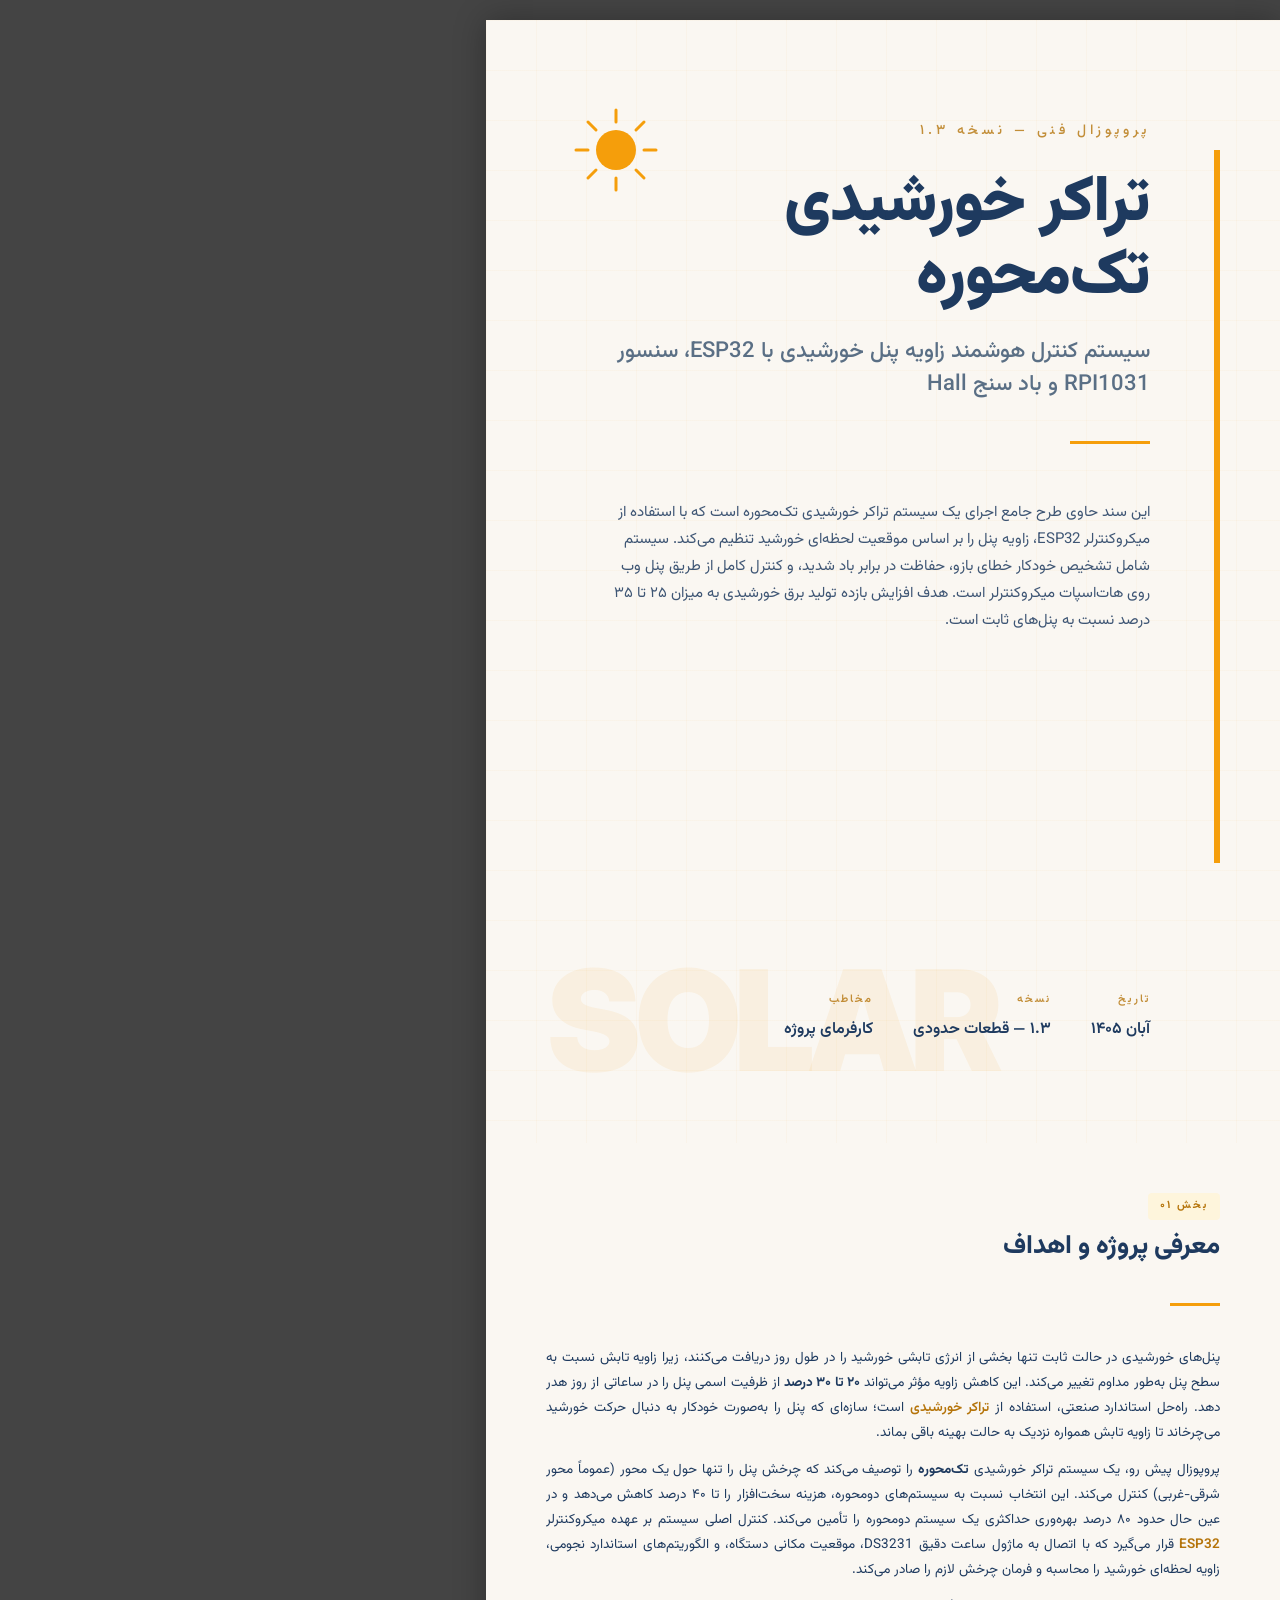
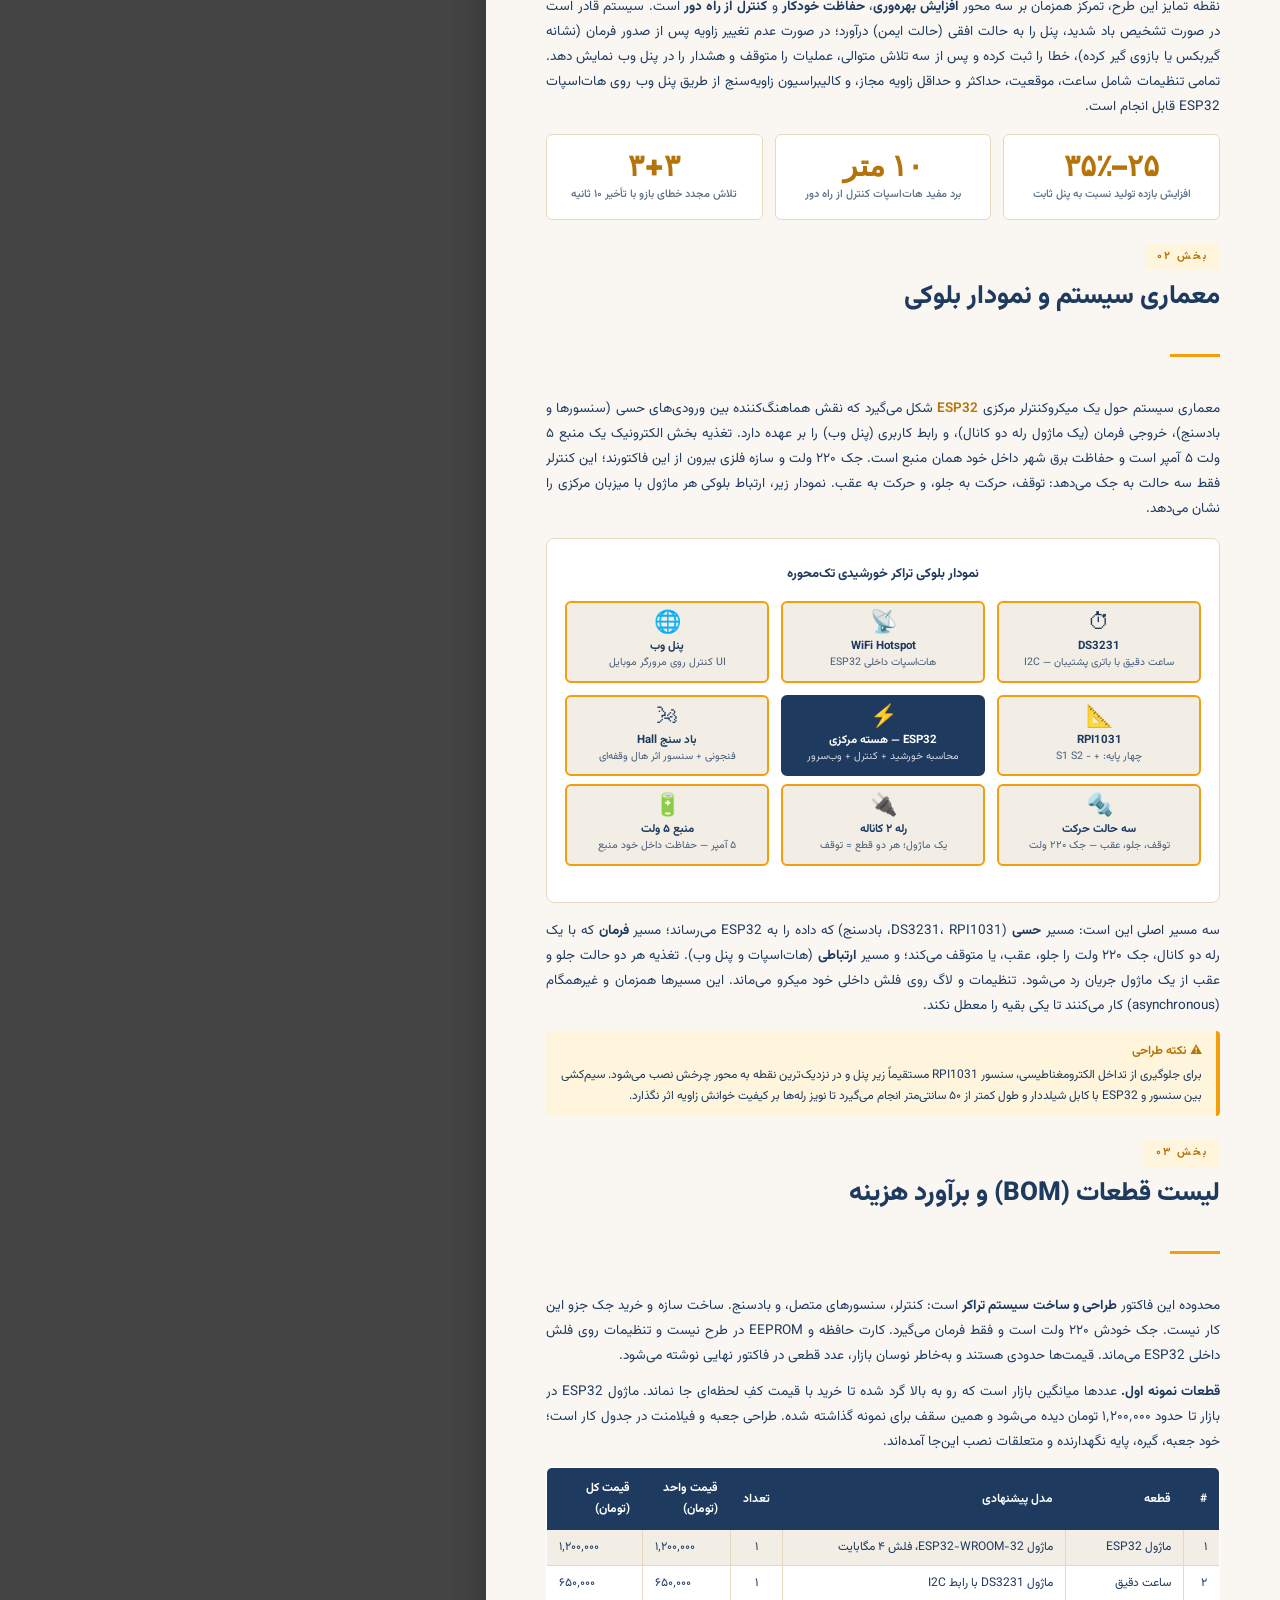
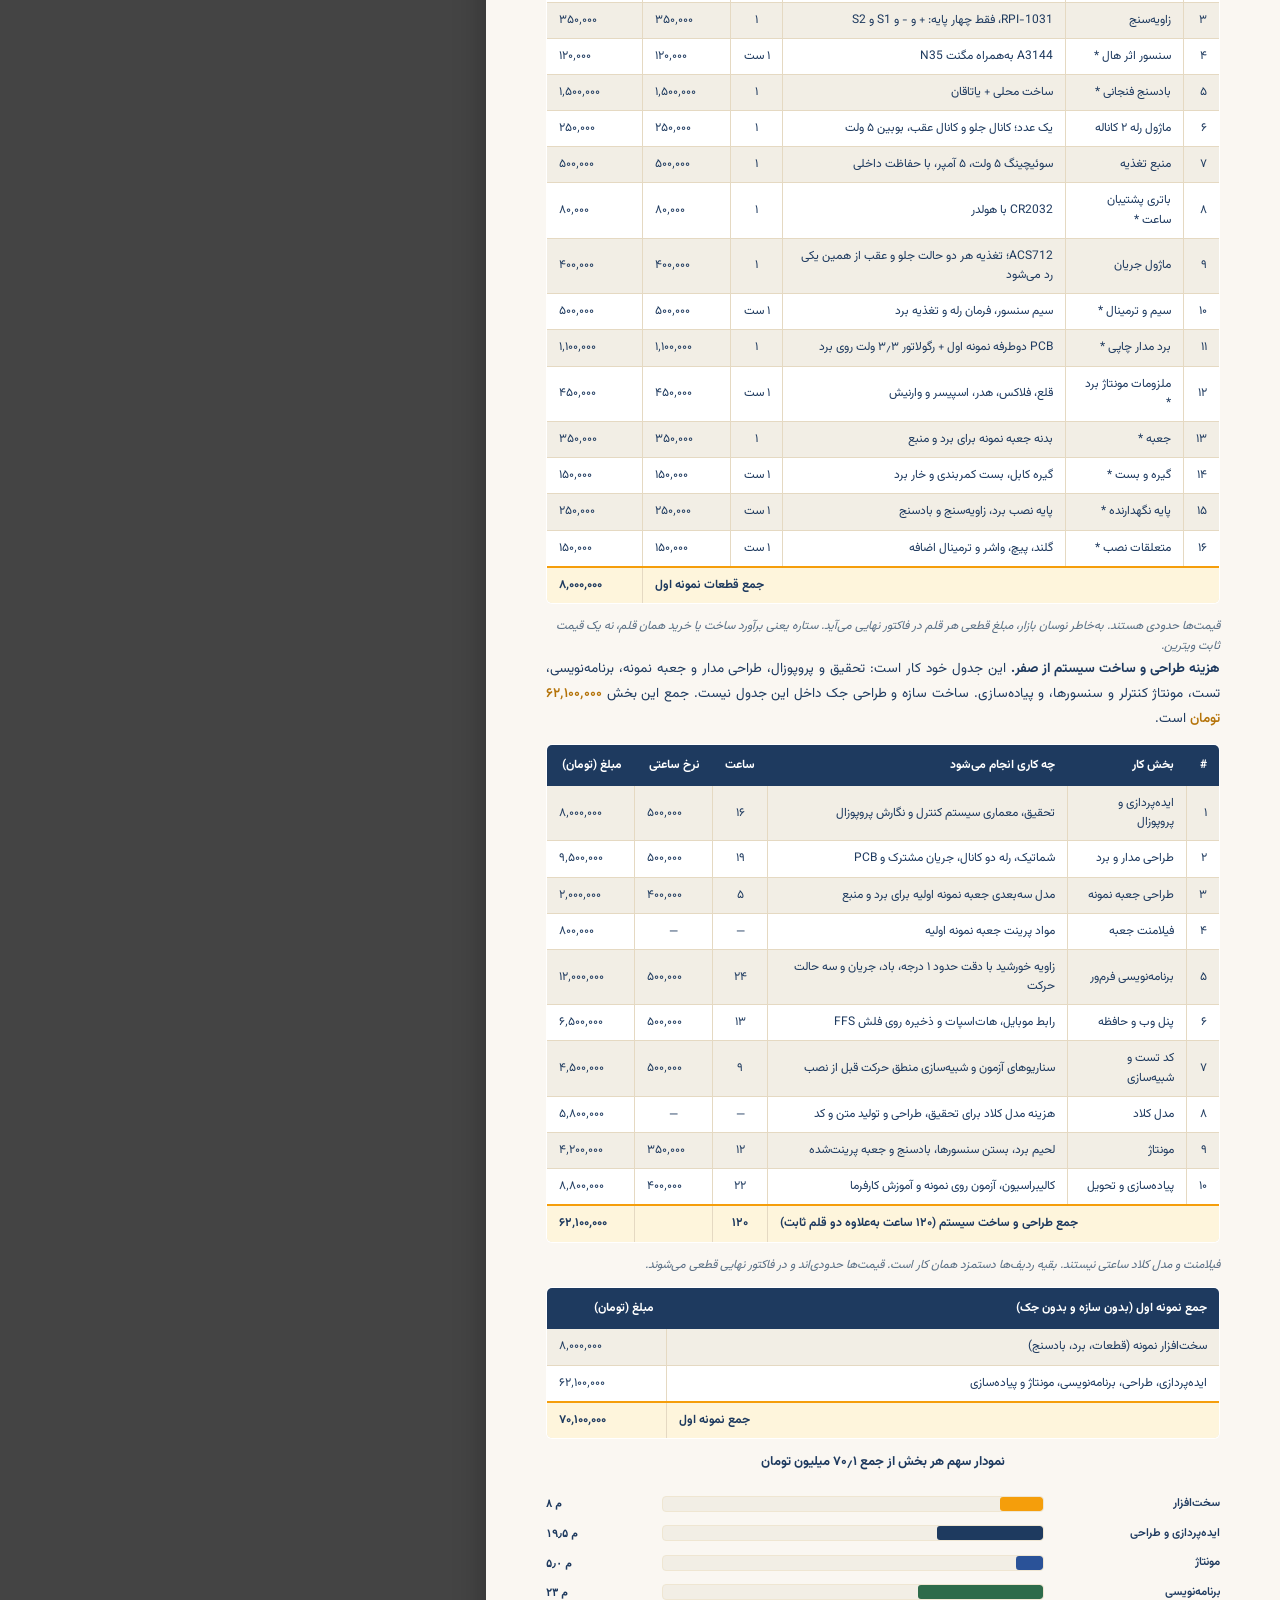
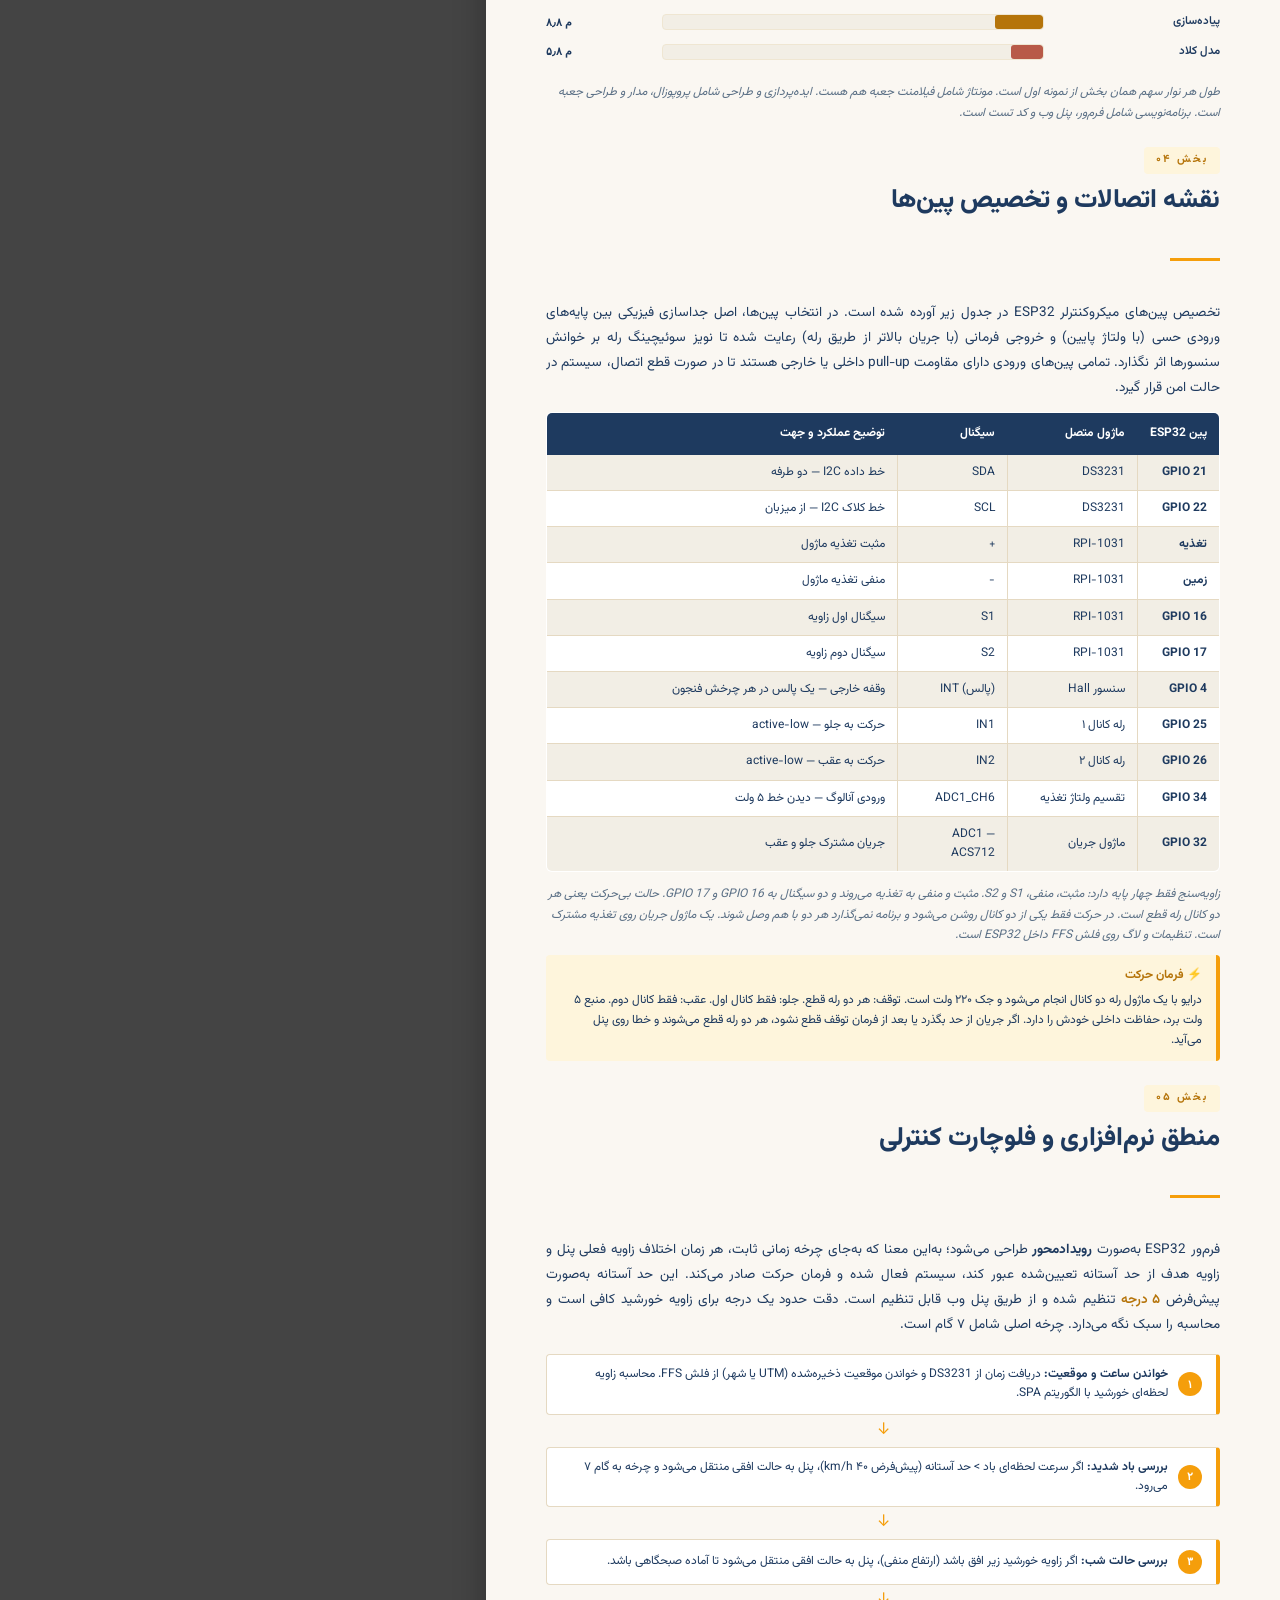
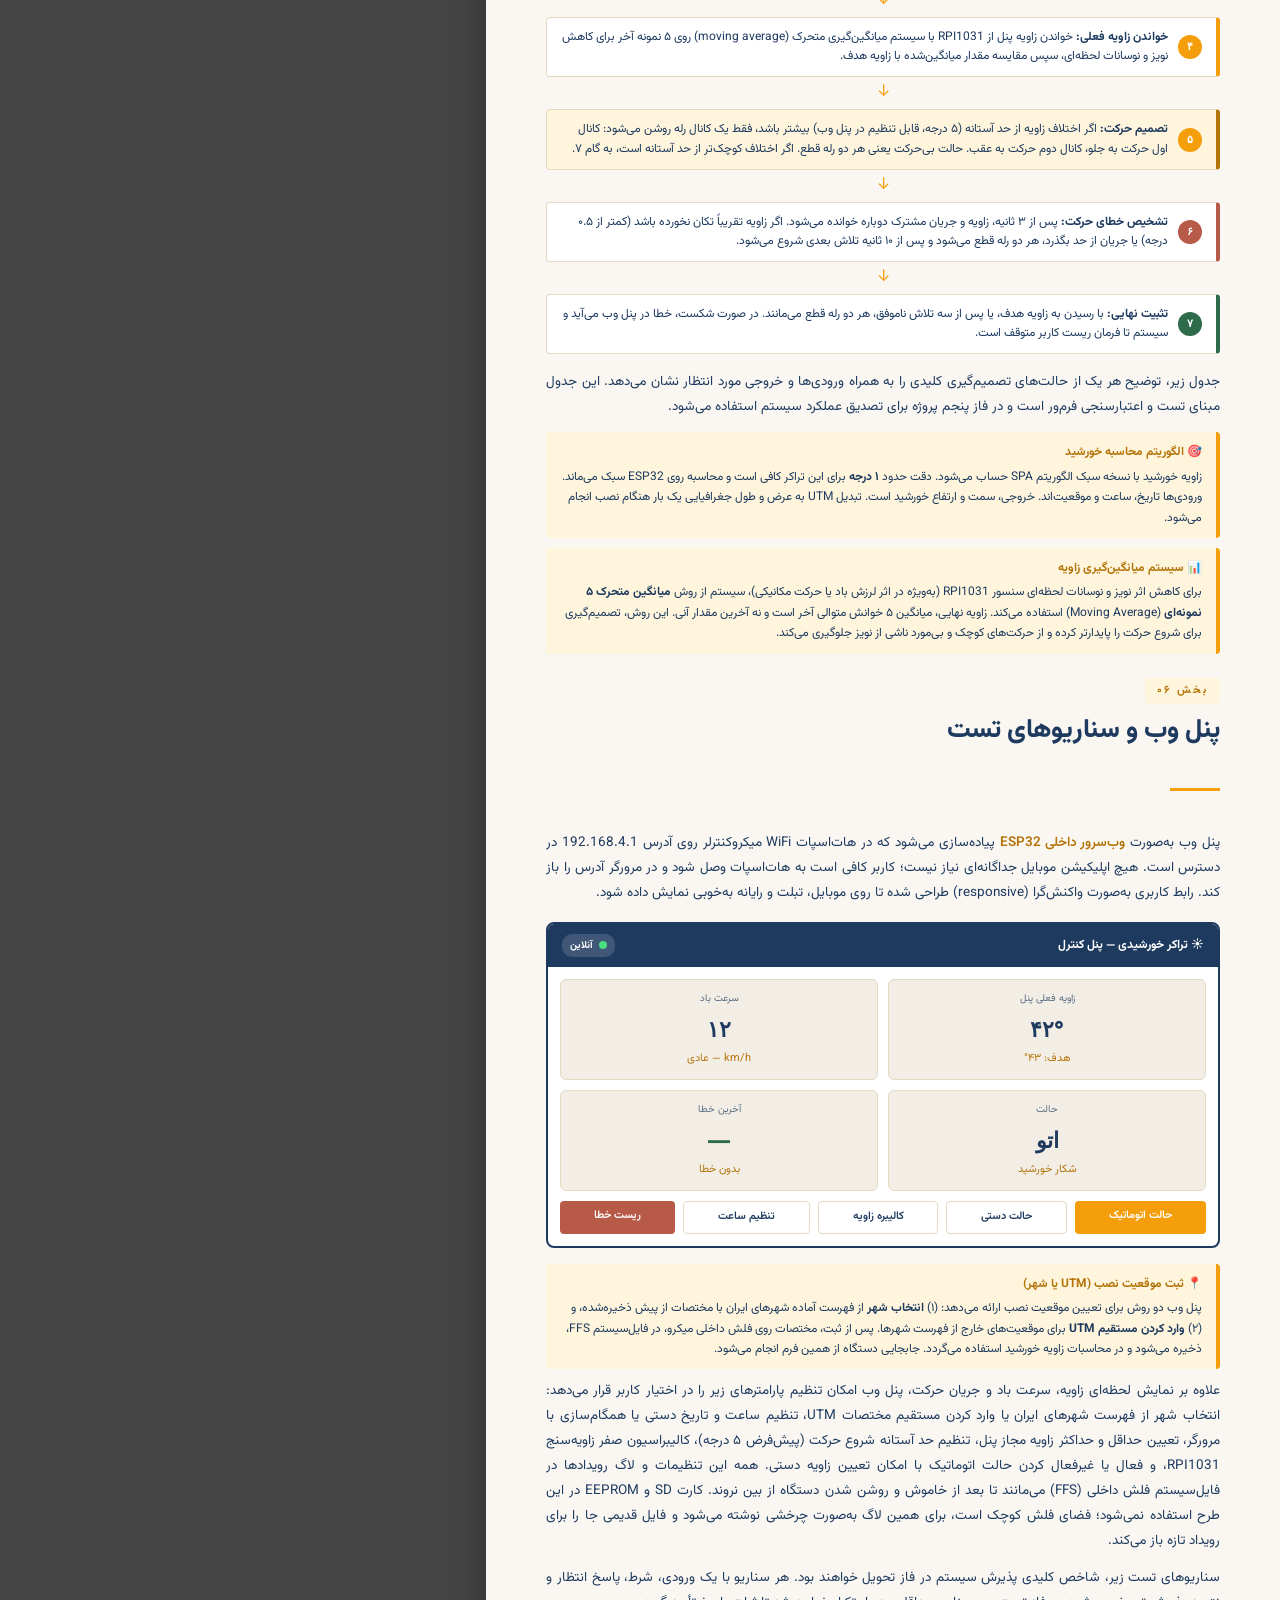
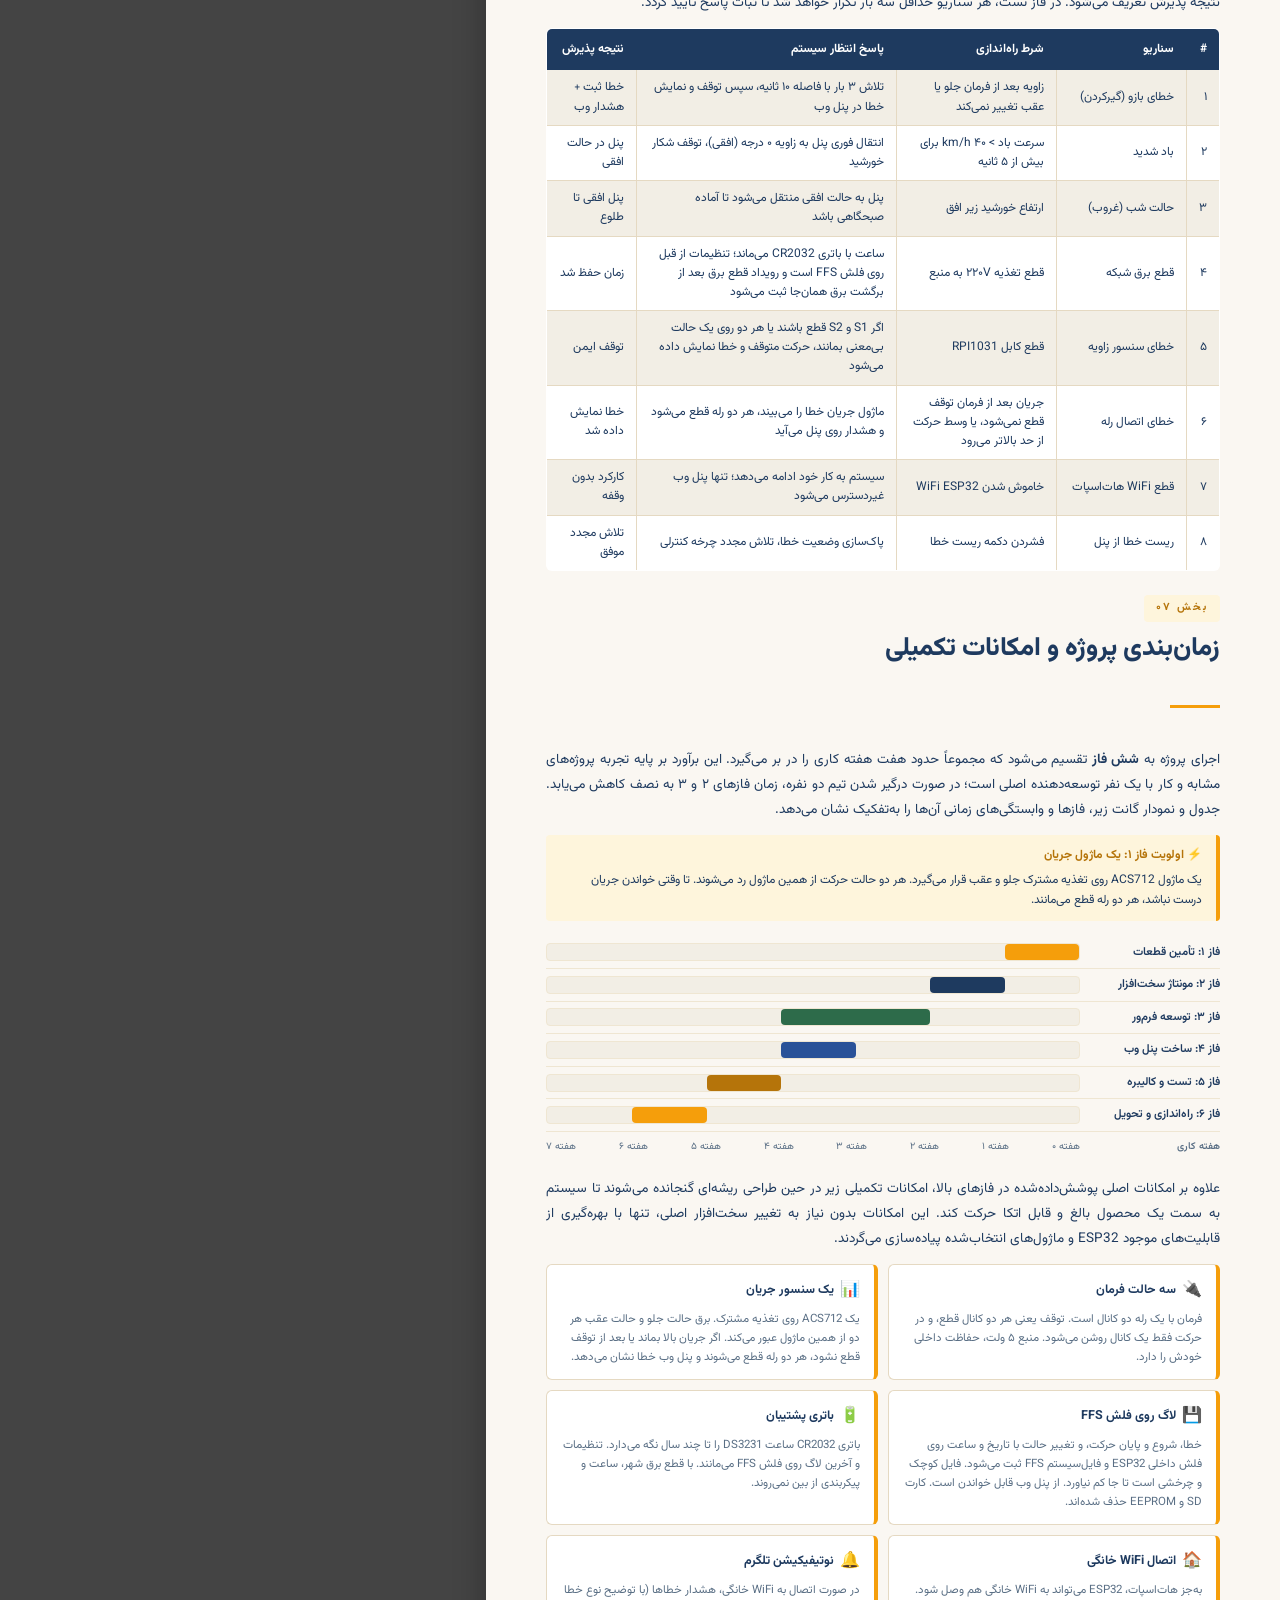
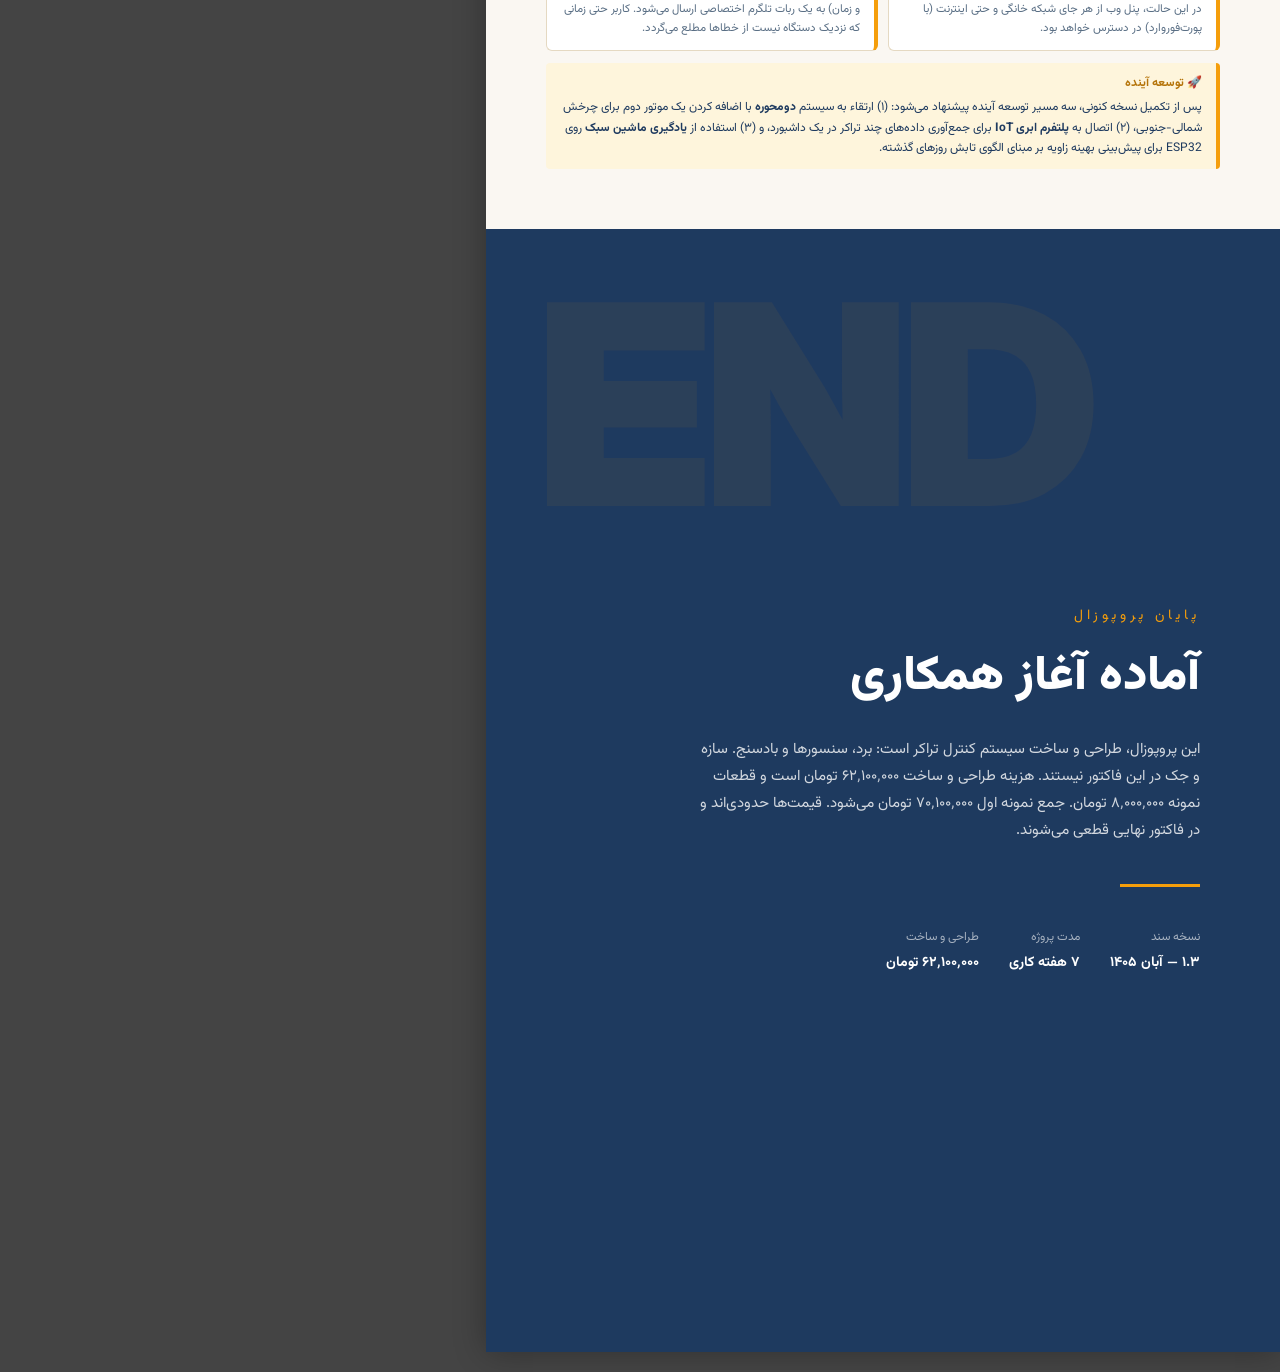
<file: doc/solar_tracker_proposal.html>
<!DOCTYPE html>
<html lang="fa" dir="rtl">
<head>
<meta charset="UTF-8">
<meta name="viewport" content="width=device-width, initial-scale=1.0">
<title>پروپوزال تراکر خورشیدی تک‌محوره</title>
<link rel="preconnect" href="https://fonts.googleapis.com">
<link rel="preconnect" href="https://fonts.gstatic.com" crossorigin>
<link href="https://fonts.googleapis.com/css2?family=Vazirmatn:wght@300;400;500;600;700;800;900&family=Inter:wght@400;600;700&display=swap" rel="stylesheet">
<style>
  @page {
    size: 794px 1123px;
    margin: 0;
  }
  :root {
    --c-bg: #FAF7F2;
    --c-bg-section: #F2EEE5;
    --c-bg-card: #FFFFFF;
    --c-text: #1E3A5F;
    --c-text-muted: #5A6F85;
    --c-accent: #F59E0B;
    --c-accent-d: #B5740A;
    --c-accent-l: #FDE4AC;
    --c-accent-xl: #FEF5DC;
    --c-border: #E5D9C2;
    --c-border-l: #EFE6D2;
    --c-success: #2D6B4A;
    --c-success-l: #D9E8DD;
    --c-error: #B85A48;
    --c-error-l: #F2D8D2;
    --c-info: #2A5298;
    --c-info-l: #DCE6F5;
  }
  * {
    box-sizing: border-box;
  }
  html, body {
    margin: 0;
    padding: 0;
    width: 794px;
    background: var(--c-bg);
    color: var(--c-text);
    font-family: 'Vazirmatn', 'Inter', sans-serif;
    direction: rtl;
    line-height: 1.7;
    font-size: 14px;
  }
  @media screen {
    html {
      height: auto;
      display: flex;
      justify-content: center;
      background: #444;
    }
    body {
      transform-origin: top center;
      margin: 20px auto;
      box-shadow: 0 0 30px rgba(0,0,0,0.3);
    }
  }

  /* ===== Cover Page ===== */
  .cover {
    width: 794px;
    height: 1123px;
    position: relative;
    background: var(--c-bg);
    overflow: hidden;
    break-after: page;
    page-break-after: always;
  }
  .cover-bg {
    position: absolute;
    inset: 0;
    overflow: hidden;
    z-index: 1;
  }
  .cover-grid {
    position: absolute;
    inset: 0;
    background-image:
      linear-gradient(to right, rgba(245, 158, 11, 0.04) 1px, transparent 1px),
      linear-gradient(to bottom, rgba(245, 158, 11, 0.04) 1px, transparent 1px);
    background-size: 50px 50px;
  }
  .cover-watermark {
    position: absolute;
    bottom: 60px;
    left: 60px;
    font-family: 'Inter', sans-serif;
    font-size: 140px;
    font-weight: 900;
    color: rgba(245, 158, 11, 0.08);
    letter-spacing: -6px;
    line-height: 0.9;
  }
  .cover-anchor-line {
    position: absolute;
    right: 60px;
    top: 130px;
    bottom: 280px;
    width: 6px;
    background: var(--c-accent);
    z-index: 2;
  }
  .cover-content {
    position: absolute;
    inset: 0;
    z-index: 3;
    padding: 100px 130px 100px 60px;
    display: flex;
    flex-direction: column;
    justify-content: center;
  }
  .cover-kicker {
    font-size: 14px;
    font-weight: 500;
    color: var(--c-accent-d);
    letter-spacing: 4px;
    margin-bottom: 24px;
    opacity: 0.8;
  }
  .cover-title {
    font-size: 64px;
    font-weight: 900;
    color: var(--c-text);
    line-height: 1.15;
    margin: 0 0 20px 0;
    letter-spacing: -1px;
  }
  .cover-subtitle {
    font-size: 22px;
    font-weight: 500;
    color: var(--c-text-muted);
    line-height: 1.5;
    margin: 0 0 40px 0;
    max-width: 540px;
  }
  .cover-divider {
    width: 80px;
    height: 3px;
    background: var(--c-accent);
    margin-bottom: 40px;
  }
  .cover-summary {
    font-size: 15px;
    font-weight: 400;
    color: var(--c-text);
    line-height: 1.8;
    max-width: 540px;
    margin-bottom: 60px;
    opacity: 0.85;
  }
  .cover-meta {
    display: flex;
    gap: 40px;
    margin-top: auto;
  }
  .cover-meta-item {
    display: flex;
    flex-direction: column;
    gap: 6px;
  }
  .cover-meta-label {
    font-size: 11px;
    font-weight: 600;
    color: var(--c-accent-d);
    letter-spacing: 2px;
    opacity: 0.8;
  }
  .cover-meta-value {
    font-size: 16px;
    font-weight: 600;
    color: var(--c-text);
  }
  .cover-sun-icon {
    position: absolute;
    top: 80px;
    left: 80px;
    width: 100px;
    height: 100px;
    z-index: 2;
  }

  /* ===== Main Content ===== */
  .main-content {
    padding: 50px 60px 50px 60px;
  }

  /* Section headers */
  .section-header {
    break-after: avoid;
    page-break-after: avoid;
    break-inside: avoid;
    margin-bottom: 18px;
    margin-top: 0;
  }
  .section-header.spaced {
    margin-top: 24px;
  }
  .section-tag {
    display: inline-block;
    font-size: 11px;
    font-weight: 700;
    color: var(--c-accent-d);
    background: var(--c-accent-xl);
    padding: 4px 12px;
    border-radius: 4px;
    letter-spacing: 2px;
    margin-bottom: 10px;
  }
  .section-title {
    font-size: 26px;
    font-weight: 800;
    color: var(--c-text);
    margin: 0 0 40px 0;
    line-height: 1.3;
  }
  .section-subtitle {
    font-size: 14px;
    font-weight: 400;
    color: var(--c-text-muted);
    margin: 0 0 14px 0;
    line-height: 1.5;
  }
  .section-divider {
    width: 50px;
    height: 3px;
    background: var(--c-accent);
    margin-bottom: 40px;
  }

  /* Body text */
  .body-text {
    font-size: 13.5px;
    line-height: 1.85;
    color: var(--c-text);
    margin: 0 0 12px 0;
    text-align: justify;
  }
  .body-text strong {
    color: var(--c-text);
    font-weight: 700;
  }
  .body-text .accent {
    color: var(--c-accent-d);
    font-weight: 600;
  }

  /* Cards */
  .card {
    break-inside: avoid;
    page-break-inside: avoid;
    background: var(--c-bg-card);
    border: 1px solid var(--c-border);
    border-radius: 6px;
    padding: 16px 18px;
    margin-bottom: 12px;
    border-right: 4px solid var(--c-accent);
  }
  .card-title {
    font-size: 14px;
    font-weight: 700;
    color: var(--c-text);
    margin: 0 0 6px 0;
  }
  .card-text {
    font-size: 12.5px;
    line-height: 1.7;
    color: var(--c-text-muted);
    margin: 0;
  }

  /* Two-column grid */
  .grid-2 {
    display: grid;
    grid-template-columns: 1fr 1fr;
    gap: 12px;
    margin-bottom: 12px;
  }

  /* Tables */
  table {
    width: 100%;
    border-collapse: collapse;
    margin: 12px 0;
    background: var(--c-bg-card);
    border-radius: 6px;
    overflow: hidden;
    border: 1px solid var(--c-border);
    break-inside: avoid;
    page-break-inside: avoid;
    font-size: 12px;
  }
  thead {
    display: table-header-group;
  }
  th {
    background: var(--c-text);
    color: white;
    font-weight: 700;
    text-align: right;
    padding: 10px 12px;
    font-size: 12px;
    border: 1px solid var(--c-text);
  }
  td {
    padding: 8px 12px;
    border: 1px solid var(--c-border);
    vertical-align: middle;
    text-align: right;
    line-height: 1.6;
  }
  tbody tr:nth-child(odd) {
    background: var(--c-bg-section);
  }
  tbody tr:nth-child(even) {
    background: var(--c-bg-card);
  }
  tr {
    break-inside: avoid;
    page-break-inside: avoid;
  }
  .table-total td {
    background: var(--c-accent-xl);
    font-weight: 700;
    color: var(--c-text);
    border-top: 2px solid var(--c-accent);
  }
  .table-caption {
    font-size: 12px;
    color: var(--c-text-muted);
    font-style: italic;
    margin: 8px 0 0 0;
    text-align: right;
  }

  /* Diagrams */
  .arch-diagram {
    background: var(--c-bg-card);
    border: 1px solid var(--c-border);
    border-radius: 8px;
    padding: 24px 18px;
    margin: 16px 0;
    break-inside: avoid;
    page-break-inside: avoid;
  }
  .arch-title {
    font-size: 13px;
    font-weight: 700;
    color: var(--c-text);
    text-align: center;
    margin-bottom: 16px;
  }
  .arch-grid {
    display: grid;
    grid-template-columns: 1fr 1fr 1fr;
    gap: 12px;
    margin-bottom: 12px;
  }
  .arch-block {
    background: var(--c-bg-section);
    border: 2px solid var(--c-accent);
    border-radius: 6px;
    padding: 10px 8px;
    text-align: center;
  }
  .arch-block.esp {
    background: var(--c-text);
    color: white;
    border-color: var(--c-text);
  }
  .arch-block-icon {
    font-size: 22px;
    margin-bottom: 4px;
    line-height: 1;
  }
  .arch-block-name {
    font-size: 11.5px;
    font-weight: 700;
    line-height: 1.3;
  }
  .arch-block-desc {
    font-size: 10.5px;
    opacity: 0.8;
    margin-top: 2px;
    line-height: 1.4;
  }

  /* Flowchart */
  .flowchart {
    display: flex;
    flex-direction: column;
    gap: 8px;
    align-items: stretch;
    margin: 16px 0;
    break-inside: avoid;
    page-break-inside: avoid;
  }
  .flow-step {
    background: var(--c-bg-card);
    border: 1px solid var(--c-border);
    border-right: 4px solid var(--c-accent);
    border-radius: 4px;
    padding: 10px 14px;
    font-size: 12px;
    line-height: 1.6;
    display: flex;
    align-items: center;
    gap: 10px;
  }
  .flow-num {
    background: var(--c-accent);
    color: white;
    width: 24px;
    height: 24px;
    border-radius: 50%;
    display: flex;
    align-items: center;
    justify-content: center;
    font-size: 11px;
    font-weight: 700;
    flex-shrink: 0;
    font-family: 'Inter', sans-serif;
  }
  .flow-arrow {
    text-align: center;
    color: var(--c-accent);
    font-size: 16px;
    line-height: 1;
  }
  .flow-step.error {
    border-right-color: var(--c-error);
  }
  .flow-step.error .flow-num {
    background: var(--c-error);
  }
  .flow-step.success {
    border-right-color: var(--c-success);
  }
  .flow-step.success .flow-num {
    background: var(--c-success);
  }
  .flow-step.decision {
    background: var(--c-accent-xl);
    border-right-color: var(--c-accent-d);
  }

  /* Web panel mockup */
  .web-mockup {
    background: var(--c-bg-card);
    border: 2px solid var(--c-text);
    border-radius: 8px;
    overflow: hidden;
    margin: 16px 0;
    break-inside: avoid;
    page-break-inside: avoid;
  }
  .web-header {
    background: var(--c-text);
    color: white;
    padding: 10px 14px;
    font-size: 12px;
    font-weight: 700;
    display: flex;
    justify-content: space-between;
    align-items: center;
  }
  .web-status {
    display: flex;
    align-items: center;
    gap: 6px;
    font-size: 10px;
    background: rgba(255,255,255,0.15);
    padding: 3px 8px;
    border-radius: 10px;
  }
  .web-status-dot {
    width: 8px;
    height: 8px;
    background: #4ADE80;
    border-radius: 50%;
  }
  .web-body {
    padding: 12px;
    display: grid;
    grid-template-columns: 1fr 1fr;
    gap: 10px;
  }
  .web-gauge {
    background: var(--c-bg-section);
    border-radius: 6px;
    padding: 10px 12px;
    text-align: center;
    border: 1px solid var(--c-border);
  }
  .web-gauge-label {
    font-size: 10px;
    color: var(--c-text-muted);
    margin-bottom: 4px;
  }
  .web-gauge-value {
    font-size: 22px;
    font-weight: 800;
    color: var(--c-text);
    font-family: 'Inter', sans-serif;
  }
  .web-gauge-unit {
    font-size: 11px;
    color: var(--c-accent-d);
    margin-top: 2px;
  }
  .web-controls {
    grid-column: 1 / -1;
    display: flex;
    gap: 8px;
    flex-wrap: wrap;
  }
  .web-btn {
    background: var(--c-accent);
    color: white;
    padding: 6px 12px;
    border-radius: 4px;
    font-size: 11px;
    font-weight: 600;
    flex: 1 1 auto;
    min-width: 80px;
    text-align: center;
  }
  .web-btn.secondary {
    background: var(--c-bg-card);
    color: var(--c-text);
    border: 1px solid var(--c-border);
  }
  .web-btn.danger {
    background: var(--c-error);
  }

  /* Timeline (Gantt-like) */
  .timeline {
    margin: 16px 0;
    break-inside: avoid;
    page-break-inside: avoid;
  }
  .timeline-row {
    display: grid;
    grid-template-columns: 130px 1fr;
    gap: 10px;
    align-items: center;
    padding: 6px 0;
    border-bottom: 1px solid var(--c-border-l);
    font-size: 11.5px;
  }
  .timeline-label {
    font-weight: 600;
    color: var(--c-text);
  }
  .timeline-bar-wrap {
    background: var(--c-bg-section);
    border-radius: 4px;
    height: 18px;
    position: relative;
    border: 1px solid var(--c-border-l);
  }
  .timeline-bar {
    position: absolute;
    top: 0;
    bottom: 0;
    background: var(--c-accent);
    border-radius: 4px;
    right: 0;
  }
  .timeline-bar.alt {
    background: var(--c-text);
  }
  .timeline-bar.alt2 {
    background: var(--c-success);
  }
  .timeline-bar.alt3 {
    background: var(--c-info);
  }
  .timeline-bar.alt4 {
    background: var(--c-accent-d);
  }

  .price-chart {
    margin: 8px 0 16px 0;
    break-inside: avoid;
    page-break-inside: avoid;
  }
  .price-row {
    display: grid;
    grid-template-columns: 168px 1fr 108px;
    gap: 8px;
    align-items: center;
    padding: 5px 0;
    font-size: 11.5px;
  }
  .price-label {
    font-weight: 600;
    color: var(--c-text);
  }
  .price-track {
    background: var(--c-bg-section);
    border-radius: 4px;
    height: 16px;
    border: 1px solid var(--c-border-l);
    overflow: hidden;
  }
  .price-fill {
    height: 100%;
    background: var(--c-accent);
    border-radius: 3px;
  }
  .price-fill.b { background: var(--c-text); }
  .price-fill.c { background: var(--c-info); }
  .price-fill.d { background: var(--c-success); }
  .price-fill.e { background: var(--c-accent-d); }
  .price-fill.f { background: var(--c-error); }
  table.pin-table th:first-child,
  table.pin-table td:first-child {
    white-space: nowrap;
    width: 1%;
  }
  .price-num {
    font-family: 'Inter', sans-serif;
    font-weight: 700;
    font-size: 11px;
    text-align: left;
    direction: ltr;
  }

  /* Feature cards */
  .feature-grid {
    display: grid;
    grid-template-columns: 1fr 1fr;
    gap: 10px;
    margin: 12px 0;
  }
  .feature-card {
    background: var(--c-bg-card);
    border: 1px solid var(--c-border);
    border-right: 4px solid var(--c-accent);
    border-radius: 6px;
    padding: 12px 14px;
    break-inside: avoid;
    page-break-inside: avoid;
  }
  .feature-card-title {
    font-size: 12.5px;
    font-weight: 700;
    color: var(--c-text);
    margin: 0 0 6px 0;
    display: flex;
    align-items: center;
    gap: 6px;
  }
  .feature-card-icon {
    color: var(--c-accent);
    font-size: 16px;
  }
  .feature-card-text {
    font-size: 11.5px;
    line-height: 1.65;
    color: var(--c-text-muted);
    margin: 0;
  }

  /* Stat row */
  .stat-row {
    display: grid;
    grid-template-columns: 1fr 1fr 1fr;
    gap: 12px;
    margin: 14px 0;
    break-inside: avoid;
    page-break-inside: avoid;
  }
  .stat-card {
    background: var(--c-bg-card);
    border: 1px solid var(--c-border);
    border-radius: 6px;
    padding: 14px 16px;
    text-align: center;
  }
  .stat-num {
    font-size: 30px;
    font-weight: 900;
    color: var(--c-accent-d);
    font-family: 'Inter', sans-serif;
    line-height: 1.1;
  }
  .stat-label {
    font-size: 11px;
    color: var(--c-text-muted);
    margin-top: 4px;
    font-weight: 500;
  }

  /* Notes / callouts */
  .note {
    background: var(--c-accent-xl);
    border-right: 4px solid var(--c-accent);
    border-radius: 4px;
    padding: 10px 14px;
    margin: 10px 0;
    font-size: 12px;
    line-height: 1.7;
    color: var(--c-text);
    break-inside: avoid;
    page-break-inside: avoid;
  }
  .note-title {
    font-weight: 700;
    color: var(--c-accent-d);
    margin-bottom: 4px;
    font-size: 12px;
  }

  /* Ending */
  .ending {
    width: 794px;
    height: 1123px;
    background: var(--c-text);
    color: white;
    position: relative;
    overflow: hidden;
    break-before: page;
    page-break-before: always;
    padding: 100px 80px;
    display: flex;
    flex-direction: column;
    justify-content: center;
  }
  .ending-watermark {
    position: absolute;
    top: 50px;
    left: 50px;
    font-size: 280px;
    font-weight: 900;
    color: rgba(245, 158, 11, 0.06);
    font-family: 'Inter', sans-serif;
    line-height: 0.9;
    letter-spacing: -10px;
  }
  .ending-content {
    position: relative;
    z-index: 2;
  }
  .ending-tag {
    font-size: 14px;
    color: var(--c-accent);
    letter-spacing: 4px;
    margin-bottom: 20px;
  }
  .ending-title {
    font-size: 48px;
    font-weight: 900;
    color: white;
    line-height: 1.2;
    margin: 0 0 30px 0;
    max-width: 500px;
  }
  .ending-text {
    font-size: 15px;
    color: rgba(255,255,255,0.8);
    line-height: 1.8;
    max-width: 500px;
    margin-bottom: 40px;
  }
  .ending-divider {
    width: 80px;
    height: 3px;
    background: var(--c-accent);
    margin-bottom: 40px;
  }
  .ending-meta {
    display: flex;
    gap: 30px;
  }
  .ending-meta-item {
    font-size: 12px;
    color: rgba(255,255,255,0.6);
  }
  .ending-meta-item strong {
    display: block;
    color: white;
    font-size: 14px;
    margin-top: 4px;
  }
</style>
</head>
<body>

<!-- ============================== COVER PAGE ============================== -->
<div class="cover">
  <div class="cover-bg">
    <div class="cover-grid"></div>
    <div class="cover-watermark">SOLAR</div>
  </div>

  <div class="cover-anchor-line"></div>

  <svg class="cover-sun-icon" viewBox="0 0 100 100" xmlns="http://www.w3.org/2000/svg">
    <circle cx="50" cy="50" r="20" fill="#F59E0B"/>
    <g stroke="#F59E0B" stroke-width="3" stroke-linecap="round">
      <line x1="50" y1="10" x2="50" y2="22"/>
      <line x1="50" y1="78" x2="50" y2="90"/>
      <line x1="10" y1="50" x2="22" y2="50"/>
      <line x1="78" y1="50" x2="90" y2="50"/>
      <line x1="22" y1="22" x2="30" y2="30"/>
      <line x1="70" y1="70" x2="78" y2="78"/>
      <line x1="78" y1="22" x2="70" y2="30"/>
      <line x1="22" y1="78" x2="30" y2="70"/>
    </g>
  </svg>

  <div class="cover-content">
    <div class="cover-kicker">پروپوزال فنی — نسخه ۱.۳</div>
    <h1 class="cover-title">تراکر خورشیدی<br>تک‌محوره</h1>
    <p class="cover-subtitle">سیستم کنترل هوشمند زاویه پنل خورشیدی با ESP32، سنسور RPI1031 و باد سنج Hall</p>
    <div class="cover-divider"></div>
    <p class="cover-summary">
      این سند حاوی طرح جامع اجرای یک سیستم تراکر خورشیدی تک‌محوره است که با استفاده از میکروکنترلر ESP32، زاویه پنل را بر اساس موقعیت لحظه‌ای خورشید تنظیم می‌کند. سیستم شامل تشخیص خودکار خطای بازو، حفاظت در برابر باد شدید، و کنترل کامل از طریق پنل وب روی هات‌اسپات میکروکنترلر است. هدف افزایش بازده تولید برق خورشیدی به میزان ۲۵ تا ۳۵ درصد نسبت به پنل‌های ثابت است.
    </p>
    <div class="cover-meta">
      <div class="cover-meta-item">
        <span class="cover-meta-label">تاریخ</span>
        <span class="cover-meta-value">آبان ۱۴۰۵</span>
      </div>
      <div class="cover-meta-item">
        <span class="cover-meta-label">نسخه</span>
        <span class="cover-meta-value">۱.۳ — قطعات حدودی</span>
      </div>
      <div class="cover-meta-item">
        <span class="cover-meta-label">مخاطب</span>
        <span class="cover-meta-value">کارفرمای پروژه</span>
      </div>
    </div>
  </div>
</div>

<!-- ============================== MAIN CONTENT ============================== -->
<div class="main-content">

  <!-- ===== SECTION 1: Introduction ===== -->
  <div class="section-header">
    <span class="section-tag">بخش ۰۱</span>
    <h2 class="section-title">معرفی پروژه و اهداف</h2>
    <div class="section-divider"></div>
  </div>

  <p class="body-text">
    پنل‌های خورشیدی در حالت ثابت تنها بخشی از انرژی تابشی خورشید را در طول روز دریافت می‌کنند، زیرا زاویه تابش نسبت به سطح پنل به‌طور مداوم تغییر می‌کند. این کاهش زاویه مؤثر می‌تواند <strong>۲۰ تا ۳۰ درصد</strong> از ظرفیت اسمی پنل را در ساعاتی از روز هدر دهد. راه‌حل استاندارد صنعتی، استفاده از <span class="accent">تراکر خورشیدی</span> است؛ سازه‌ای که پنل را به‌صورت خودکار به دنبال حرکت خورشید می‌چرخاند تا زاویه تابش همواره نزدیک به حالت بهینه باقی بماند.
  </p>

  <p class="body-text">
    پروپوزال پیش رو، یک سیستم تراکر خورشیدی <strong>تک‌محوره</strong> را توصیف می‌کند که چرخش پنل را تنها حول یک محور (عموماً محور شرقی-غربی) کنترل می‌کند. این انتخاب نسبت به سیستم‌های دومحوره، هزینه سخت‌افزار را تا ۴۰ درصد کاهش می‌دهد و در عین حال حدود ۸۰ درصد بهره‌وری حداکثری یک سیستم دومحوره را تأمین می‌کند. کنترل اصلی سیستم بر عهده میکروکنترلر <span class="accent">ESP32</span> قرار می‌گیرد که با اتصال به ماژول ساعت دقیق DS3231، موقعیت مکانی دستگاه، و الگوریتم‌های استاندارد نجومی، زاویه لحظه‌ای خورشید را محاسبه و فرمان چرخش لازم را صادر می‌کند.
  </p>

  <p class="body-text">
    نقطه تمایز این طرح، تمرکز همزمان بر سه محور <strong>افزایش بهره‌وری</strong>، <strong>حفاظت خودکار</strong> و <strong>کنترل از راه دور</strong> است. سیستم قادر است در صورت تشخیص باد شدید، پنل را به حالت افقی (حالت ایمن) درآورد؛ در صورت عدم تغییر زاویه پس از صدور فرمان (نشانه گیربکس یا بازوی گیر کرده)، خطا را ثبت کرده و پس از سه تلاش متوالی، عملیات را متوقف و هشدار را در پنل وب نمایش دهد. تمامی تنظیمات شامل ساعت، موقعیت، حداکثر و حداقل زاویه مجاز، و کالیبراسیون زاویه‌سنج از طریق پنل وب روی هات‌اسپات ESP32 قابل انجام است.
  </p>

  <div class="stat-row">
    <div class="stat-card">
      <div class="stat-num">۲۵–۳۵٪</div>
      <div class="stat-label">افزایش بازده تولید نسبت به پنل ثابت</div>
    </div>
    <div class="stat-card">
      <div class="stat-num">۱۰ متر</div>
      <div class="stat-label">برد مفید هات‌اسپات کنترل از راه دور</div>
    </div>
    <div class="stat-card">
      <div class="stat-num">۳+۳</div>
      <div class="stat-label">تلاش مجدد خطای بازو با تأخیر ۱۰ ثانیه</div>
    </div>
  </div>

  <!-- ===== SECTION 2: Architecture ===== -->
  <div class="section-header spaced">
    <span class="section-tag">بخش ۰۲</span>
    <h2 class="section-title">معماری سیستم و نمودار بلوکی</h2>
    <div class="section-divider"></div>
  </div>

  <p class="body-text">
    معماری سیستم حول یک میکروکنترلر مرکزی <span class="accent">ESP32</span> شکل می‌گیرد که نقش هماهنگ‌کننده بین ورودی‌های حسی (سنسورها و بادسنج)، خروجی فرمان (یک ماژول رله دو کانال)، و رابط کاربری (پنل وب) را بر عهده دارد. تغذیه بخش الکترونیک یک منبع ۵ ولت ۵ آمپر است و حفاظت برق شهر داخل خود همان منبع است. جک ۲۲۰ ولت و سازه فلزی بیرون از این فاکتورند؛ این کنترلر فقط سه حالت به جک می‌دهد: توقف، حرکت به جلو، و حرکت به عقب. نمودار زیر، ارتباط بلوکی هر ماژول با میزبان مرکزی را نشان می‌دهد.
  </p>

  <div class="arch-diagram">
    <div class="arch-title">نمودار بلوکی تراکر خورشیدی تک‌محوره</div>

    <div class="arch-grid">
      <div class="arch-block">
        <div class="arch-block-icon">⏱</div>
        <div class="arch-block-name">DS3231</div>
        <div class="arch-block-desc">ساعت دقیق با باتری پشتیبان — I2C</div>
      </div>
      <div class="arch-block">
        <div class="arch-block-icon">📡</div>
        <div class="arch-block-name">WiFi Hotspot</div>
        <div class="arch-block-desc">هات‌اسپات داخلی ESP32</div>
      </div>
      <div class="arch-block">
        <div class="arch-block-icon">🌐</div>
        <div class="arch-block-name">پنل وب</div>
        <div class="arch-block-desc">UI کنترل روی مرورگر موبایل</div>
      </div>
    </div>

    <div class="arch-grid" style="margin: 8px 0;">
      <div class="arch-block">
        <div class="arch-block-icon">📐</div>
        <div class="arch-block-name">RPI1031</div>
        <div class="arch-block-desc">چهار پایه: + − S1 S2</div>
      </div>
      <div class="arch-block esp">
        <div class="arch-block-icon">⚡</div>
        <div class="arch-block-name">ESP32 — هسته مرکزی</div>
        <div class="arch-block-desc">محاسبه خورشید + کنترل + وب‌سرور</div>
      </div>
      <div class="arch-block">
        <div class="arch-block-icon">🌬</div>
        <div class="arch-block-name">باد سنج Hall</div>
        <div class="arch-block-desc">فنجونی + سنسور اثر هال وقفه‌ای</div>
      </div>
    </div>

    <div class="arch-grid">
      <div class="arch-block">
        <div class="arch-block-icon">🔩</div>
        <div class="arch-block-name">سه حالت حرکت</div>
        <div class="arch-block-desc">توقف، جلو، عقب — جک ۲۲۰ ولت</div>
      </div>
      <div class="arch-block">
        <div class="arch-block-icon">🔌</div>
        <div class="arch-block-name">رله ۲ کاناله</div>
        <div class="arch-block-desc">یک ماژول؛ هر دو قطع = توقف</div>
      </div>
      <div class="arch-block">
        <div class="arch-block-icon">🔋</div>
        <div class="arch-block-name">منبع ۵ ولت</div>
        <div class="arch-block-desc">۵ آمپر — حفاظت داخل خود منبع</div>
      </div>
    </div>
  </div>

  <p class="body-text">
    سه مسیر اصلی این است: مسیر <strong>حسی</strong> (DS3231، RPI1031، بادسنج) که داده را به ESP32 می‌رساند؛ مسیر <strong>فرمان</strong> که با یک رله دو کانال، جک ۲۲۰ ولت را جلو، عقب، یا متوقف می‌کند؛ و مسیر <strong>ارتباطی</strong> (هات‌اسپات و پنل وب). تغذیه هر دو حالت جلو و عقب از یک ماژول جریان رد می‌شود. تنظیمات و لاگ روی فلش داخلی خود میکرو می‌ماند. این مسیرها همزمان و غیرهمگام (asynchronous) کار می‌کنند تا یکی بقیه را معطل نکند.
  </p>

  <div class="note">
    <div class="note-title">⚠ نکته طراحی</div>
    برای جلوگیری از تداخل الکترومغناطیسی، سنسور RPI1031 مستقیماً زیر پنل و در نزدیک‌ترین نقطه به محور چرخش نصب می‌شود. سیم‌کشی بین سنسور و ESP32 با کابل شیلددار و طول کمتر از ۵۰ سانتی‌متر انجام می‌گیرد تا نویز رله‌ها بر کیفیت خوانش زاویه اثر نگذارد.
  </div>

  <!-- ===== SECTION 3: BOM ===== -->
  <div class="section-header spaced">
    <span class="section-tag">بخش ۰۳</span>
    <h2 class="section-title">لیست قطعات (BOM) و برآورد هزینه</h2>
    <div class="section-divider"></div>
  </div>

  <p class="body-text">
    محدوده این فاکتور <strong>طراحی و ساخت سیستم تراکر</strong> است: کنترلر، سنسورهای متصل، و بادسنج. ساخت سازه و خرید جک جزو این کار نیست. جک خودش ۲۲۰ ولت است و فقط فرمان می‌گیرد. کارت حافظه و EEPROM در طرح نیست و تنظیمات روی فلش داخلی ESP32 می‌ماند. قیمت‌ها حدودی هستند و به‌خاطر نوسان بازار، عدد قطعی در فاکتور نهایی نوشته می‌شود.
  </p>

  <p class="body-text">
    <strong>قطعات نمونه اول.</strong> عددها میانگین بازار است که رو به بالا گرد شده تا خرید با قیمت کفِ لحظه‌ای جا نماند. ماژول ESP32 در بازار تا حدود ۱٬۲۰۰٬۰۰۰ تومان دیده می‌شود و همین سقف برای نمونه گذاشته شده. طراحی جعبه و فیلامنت در جدول کار است؛ خود جعبه، گیره، پایه نگهدارنده و متعلقات نصب این‌جا آمده‌اند.
  </p>

  <table>
    <thead>
      <tr>
        <th style="width: 28px;">#</th>
        <th>قطعه</th>
        <th>مدل پیشنهادی</th>
        <th style="width: 52px;">تعداد</th>
        <th style="width: 88px;">قیمت واحد (تومان)</th>
        <th style="width: 96px;">قیمت کل (تومان)</th>
      </tr>
    </thead>
    <tbody>
      <tr>
        <td>۱</td>
        <td>ماژول ESP32</td>
        <td>ماژول ESP32-WROOM-32، فلش ۴ مگابایت</td>
        <td style="text-align:center;">۱</td>
        <td style="text-align:left;" dir="ltr">۱٬۲۰۰٬۰۰۰</td>
        <td style="text-align:left;" dir="ltr">۱٬۲۰۰٬۰۰۰</td>
      </tr>
      <tr>
        <td>۲</td>
        <td>ساعت دقیق</td>
        <td>ماژول DS3231 با رابط I2C</td>
        <td style="text-align:center;">۱</td>
        <td style="text-align:left;" dir="ltr">۶۵۰٬۰۰۰</td>
        <td style="text-align:left;" dir="ltr">۶۵۰٬۰۰۰</td>
      </tr>
      <tr>
        <td>۳</td>
        <td>زاویه‌سنج</td>
        <td>RPI-1031، فقط چهار پایه: + و − و S1 و S2</td>
        <td style="text-align:center;">۱</td>
        <td style="text-align:left;" dir="ltr">۳۵۰٬۰۰۰</td>
        <td style="text-align:left;" dir="ltr">۳۵۰٬۰۰۰</td>
      </tr>
      <tr>
        <td>۴</td>
        <td>سنسور اثر هال *</td>
        <td>A3144 به‌همراه مگنت N35</td>
        <td style="text-align:center;">۱ ست</td>
        <td style="text-align:left;" dir="ltr">۱۲۰٬۰۰۰</td>
        <td style="text-align:left;" dir="ltr">۱۲۰٬۰۰۰</td>
      </tr>
      <tr>
        <td>۵</td>
        <td>بادسنج فنجانی *</td>
        <td>ساخت محلی + یاتاقان</td>
        <td style="text-align:center;">۱</td>
        <td style="text-align:left;" dir="ltr">۱٬۵۰۰٬۰۰۰</td>
        <td style="text-align:left;" dir="ltr">۱٬۵۰۰٬۰۰۰</td>
      </tr>
      <tr>
        <td>۶</td>
        <td>ماژول رله ۲ کاناله</td>
        <td>یک عدد؛ کانال جلو و کانال عقب، بوبین ۵ ولت</td>
        <td style="text-align:center;">۱</td>
        <td style="text-align:left;" dir="ltr">۲۵۰٬۰۰۰</td>
        <td style="text-align:left;" dir="ltr">۲۵۰٬۰۰۰</td>
      </tr>
      <tr>
        <td>۷</td>
        <td>منبع تغذیه</td>
        <td>سوئیچینگ ۵ ولت، ۵ آمپر، با حفاظت داخلی</td>
        <td style="text-align:center;">۱</td>
        <td style="text-align:left;" dir="ltr">۵۰۰٬۰۰۰</td>
        <td style="text-align:left;" dir="ltr">۵۰۰٬۰۰۰</td>
      </tr>
      <tr>
        <td>۸</td>
        <td>باتری پشتیبان ساعت *</td>
        <td>CR2032 با هولدر</td>
        <td style="text-align:center;">۱</td>
        <td style="text-align:left;" dir="ltr">۸۰٬۰۰۰</td>
        <td style="text-align:left;" dir="ltr">۸۰٬۰۰۰</td>
      </tr>
      <tr>
        <td>۹</td>
        <td>ماژول جریان</td>
        <td>ACS712؛ تغذیه هر دو حالت جلو و عقب از همین یکی رد می‌شود</td>
        <td style="text-align:center;">۱</td>
        <td style="text-align:left;" dir="ltr">۴۰۰٬۰۰۰</td>
        <td style="text-align:left;" dir="ltr">۴۰۰٬۰۰۰</td>
      </tr>
      <tr>
        <td>۱۰</td>
        <td>سیم و ترمینال *</td>
        <td>سیم سنسور، فرمان رله و تغذیه برد</td>
        <td style="text-align:center;">۱ ست</td>
        <td style="text-align:left;" dir="ltr">۵۰۰٬۰۰۰</td>
        <td style="text-align:left;" dir="ltr">۵۰۰٬۰۰۰</td>
      </tr>
      <tr>
        <td>۱۱</td>
        <td>برد مدار چاپی *</td>
        <td>PCB دوطرفه نمونه اول + رگولاتور ۳٫۳ ولت روی برد</td>
        <td style="text-align:center;">۱</td>
        <td style="text-align:left;" dir="ltr">۱٬۱۰۰٬۰۰۰</td>
        <td style="text-align:left;" dir="ltr">۱٬۱۰۰٬۰۰۰</td>
      </tr>
      <tr>
        <td>۱۲</td>
        <td>ملزومات مونتاژ برد *</td>
        <td>قلع، فلاکس، هدر، اسپیسر و وارنیش</td>
        <td style="text-align:center;">۱ ست</td>
        <td style="text-align:left;" dir="ltr">۴۵۰٬۰۰۰</td>
        <td style="text-align:left;" dir="ltr">۴۵۰٬۰۰۰</td>
      </tr>
      <tr>
        <td>۱۳</td>
        <td>جعبه *</td>
        <td>بدنه جعبه نمونه برای برد و منبع</td>
        <td style="text-align:center;">۱</td>
        <td style="text-align:left;" dir="ltr">۳۵۰٬۰۰۰</td>
        <td style="text-align:left;" dir="ltr">۳۵۰٬۰۰۰</td>
      </tr>
      <tr>
        <td>۱۴</td>
        <td>گیره و بست *</td>
        <td>گیره کابل، بست کمربندی و خار برد</td>
        <td style="text-align:center;">۱ ست</td>
        <td style="text-align:left;" dir="ltr">۱۵۰٬۰۰۰</td>
        <td style="text-align:left;" dir="ltr">۱۵۰٬۰۰۰</td>
      </tr>
      <tr>
        <td>۱۵</td>
        <td>پایه نگهدارنده *</td>
        <td>پایه نصب برد، زاویه‌سنج و بادسنج</td>
        <td style="text-align:center;">۱ ست</td>
        <td style="text-align:left;" dir="ltr">۲۵۰٬۰۰۰</td>
        <td style="text-align:left;" dir="ltr">۲۵۰٬۰۰۰</td>
      </tr>
      <tr>
        <td>۱۶</td>
        <td>متعلقات نصب *</td>
        <td>گلند، پیچ، واشر و ترمینال اضافه</td>
        <td style="text-align:center;">۱ ست</td>
        <td style="text-align:left;" dir="ltr">۱۵۰٬۰۰۰</td>
        <td style="text-align:left;" dir="ltr">۱۵۰٬۰۰۰</td>
      </tr>
      <tr class="table-total">
        <td colspan="5" style="text-align:left;">جمع قطعات نمونه اول</td>
        <td style="text-align:left;" dir="ltr">۸٬۰۰۰٬۰۰۰</td>
      </tr>
    </tbody>
  </table>
  <p class="table-caption">
    قیمت‌ها حدودی هستند. به‌خاطر نوسان بازار، مبلغ قطعی هر قلم در فاکتور نهایی می‌آید. ستاره یعنی برآورد ساخت یا خرید همان قلم، نه یک قیمت ثابت ویترین.
  </p>

  <p class="body-text">
    <strong>هزینه طراحی و ساخت سیستم از صفر.</strong> این جدول خود کار است: تحقیق و پروپوزال، طراحی مدار و جعبه نمونه، برنامه‌نویسی، تست، مونتاژ کنترلر و سنسورها، و پیاده‌سازی. ساخت سازه و طراحی جک داخل این جدول نیست. جمع این بخش <span class="accent">۶۲٬۱۰۰٬۰۰۰ تومان</span> است.
  </p>

  <table>
    <thead>
      <tr>
        <th style="width: 28px;">#</th>
        <th>بخش کار</th>
        <th>چه کاری انجام می‌شود</th>
        <th style="width: 42px;">ساعت</th>
        <th style="width: 78px;">نرخ ساعتی</th>
        <th style="width: 88px;">مبلغ (تومان)</th>
      </tr>
    </thead>
    <tbody>
      <tr>
        <td>۱</td>
        <td>ایده‌پردازی و پروپوزال</td>
        <td>تحقیق، معماری سیستم کنترل و نگارش پروپوزال</td>
        <td style="text-align:center;">۱۶</td>
        <td style="text-align:left;" dir="ltr">۵۰۰٬۰۰۰</td>
        <td style="text-align:left;" dir="ltr">۸٬۰۰۰٬۰۰۰</td>
      </tr>
      <tr>
        <td>۲</td>
        <td>طراحی مدار و برد</td>
        <td>شماتیک، رله دو کانال، جریان مشترک و PCB</td>
        <td style="text-align:center;">۱۹</td>
        <td style="text-align:left;" dir="ltr">۵۰۰٬۰۰۰</td>
        <td style="text-align:left;" dir="ltr">۹٬۵۰۰٬۰۰۰</td>
      </tr>
      <tr>
        <td>۳</td>
        <td>طراحی جعبه نمونه</td>
        <td>مدل سه‌بعدی جعبه نمونه اولیه برای برد و منبع</td>
        <td style="text-align:center;">۵</td>
        <td style="text-align:left;" dir="ltr">۴۰۰٬۰۰۰</td>
        <td style="text-align:left;" dir="ltr">۲٬۰۰۰٬۰۰۰</td>
      </tr>
      <tr>
        <td>۴</td>
        <td>فیلامنت جعبه</td>
        <td>مواد پرینت جعبه نمونه اولیه</td>
        <td style="text-align:center;">—</td>
        <td style="text-align:center;">—</td>
        <td style="text-align:left;" dir="ltr">۸۰۰٬۰۰۰</td>
      </tr>
      <tr>
        <td>۵</td>
        <td>برنامه‌نویسی فرم‌ور</td>
        <td>زاویه خورشید با دقت حدود ۱ درجه، باد، جریان و سه حالت حرکت</td>
        <td style="text-align:center;">۲۴</td>
        <td style="text-align:left;" dir="ltr">۵۰۰٬۰۰۰</td>
        <td style="text-align:left;" dir="ltr">۱۲٬۰۰۰٬۰۰۰</td>
      </tr>
      <tr>
        <td>۶</td>
        <td>پنل وب و حافظه</td>
        <td>رابط موبایل، هات‌اسپات و ذخیره روی فلش FFS</td>
        <td style="text-align:center;">۱۳</td>
        <td style="text-align:left;" dir="ltr">۵۰۰٬۰۰۰</td>
        <td style="text-align:left;" dir="ltr">۶٬۵۰۰٬۰۰۰</td>
      </tr>
      <tr>
        <td>۷</td>
        <td>کد تست و شبیه‌سازی</td>
        <td>سناریوهای آزمون و شبیه‌سازی منطق حرکت قبل از نصب</td>
        <td style="text-align:center;">۹</td>
        <td style="text-align:left;" dir="ltr">۵۰۰٬۰۰۰</td>
        <td style="text-align:left;" dir="ltr">۴٬۵۰۰٬۰۰۰</td>
      </tr>
      <tr>
        <td>۸</td>
        <td>مدل کلاد</td>
        <td>هزینه مدل کلاد برای تحقیق، طراحی و تولید متن و کد</td>
        <td style="text-align:center;">—</td>
        <td style="text-align:center;">—</td>
        <td style="text-align:left;" dir="ltr">۵٬۸۰۰٬۰۰۰</td>
      </tr>
      <tr>
        <td>۹</td>
        <td>مونتاژ</td>
        <td>لحیم برد، بستن سنسورها، بادسنج و جعبه پرینت‌شده</td>
        <td style="text-align:center;">۱۲</td>
        <td style="text-align:left;" dir="ltr">۳۵۰٬۰۰۰</td>
        <td style="text-align:left;" dir="ltr">۴٬۲۰۰٬۰۰۰</td>
      </tr>
      <tr>
        <td>۱۰</td>
        <td>پیاده‌سازی و تحویل</td>
        <td>کالیبراسیون، آزمون روی نمونه و آموزش کارفرما</td>
        <td style="text-align:center;">۲۲</td>
        <td style="text-align:left;" dir="ltr">۴۰۰٬۰۰۰</td>
        <td style="text-align:left;" dir="ltr">۸٬۸۰۰٬۰۰۰</td>
      </tr>
      <tr class="table-total">
        <td colspan="3" style="text-align:left;">جمع طراحی و ساخت سیستم (۱۲۰ ساعت به‌علاوه دو قلم ثابت)</td>
        <td style="text-align:center;">۱۲۰</td>
        <td></td>
        <td style="text-align:left;" dir="ltr">۶۲٬۱۰۰٬۰۰۰</td>
      </tr>
    </tbody>
  </table>
  <p class="table-caption">
    فیلامنت و مدل کلاد ساعتی نیستند. بقیه ردیف‌ها دستمزد همان کار است. قیمت‌ها حدودی‌اند و در فاکتور نهایی قطعی می‌شوند.
  </p>

  <table>
    <thead>
      <tr>
        <th>جمع نمونه اول (بدون سازه و بدون جک)</th>
        <th style="width: 120px;">مبلغ (تومان)</th>
      </tr>
    </thead>
    <tbody>
      <tr>
        <td>سخت‌افزار نمونه (قطعات، برد، بادسنج)</td>
        <td style="text-align:left;" dir="ltr">۸٬۰۰۰٬۰۰۰</td>
      </tr>
      <tr>
        <td>ایده‌پردازی، طراحی، برنامه‌نویسی، مونتاژ و پیاده‌سازی</td>
        <td style="text-align:left;" dir="ltr">۶۲٬۱۰۰٬۰۰۰</td>
      </tr>
      <tr class="table-total">
        <td style="text-align:left;">جمع نمونه اول</td>
        <td style="text-align:left;" dir="ltr">۷۰٬۱۰۰٬۰۰۰</td>
      </tr>
    </tbody>
  </table>

  <div class="price-chart">
    <div class="arch-title">نمودار سهم هر بخش از جمع ۷۰٫۱ میلیون تومان</div>
    <div class="price-row">
      <div class="price-label">سخت‌افزار</div>
      <div class="price-track"><div class="price-fill" style="width:11.4%;"></div></div>
      <div class="price-num">۸ م</div>
    </div>
    <div class="price-row">
      <div class="price-label">ایده‌پردازی و طراحی</div>
      <div class="price-track"><div class="price-fill b" style="width:27.8%;"></div></div>
      <div class="price-num">۱۹٫۵ م</div>
    </div>
    <div class="price-row">
      <div class="price-label">مونتاژ</div>
      <div class="price-track"><div class="price-fill c" style="width:7.1%;"></div></div>
      <div class="price-num">۵٫۰ م</div>
    </div>
    <div class="price-row">
      <div class="price-label">برنامه‌نویسی</div>
      <div class="price-track"><div class="price-fill d" style="width:32.8%;"></div></div>
      <div class="price-num">۲۳ م</div>
    </div>
    <div class="price-row">
      <div class="price-label">پیاده‌سازی</div>
      <div class="price-track"><div class="price-fill e" style="width:12.6%;"></div></div>
      <div class="price-num">۸٫۸ م</div>
    </div>
    <div class="price-row">
      <div class="price-label">مدل کلاد</div>
      <div class="price-track"><div class="price-fill f" style="width:8.3%;"></div></div>
      <div class="price-num">۵٫۸ م</div>
    </div>
  </div>
  <p class="table-caption">
    طول هر نوار سهم همان بخش از نمونه اول است. مونتاژ شامل فیلامنت جعبه هم هست. ایده‌پردازی و طراحی شامل پروپوزال، مدار و طراحی جعبه است. برنامه‌نویسی شامل فرم‌ور، پنل وب و کد تست است.
  </p>

  <!-- ===== SECTION 4: Wiring ===== -->
  <div class="section-header spaced">
    <span class="section-tag">بخش ۰۴</span>
    <h2 class="section-title">نقشه اتصالات و تخصیص پین‌ها</h2>
    <div class="section-divider"></div>
  </div>

  <p class="body-text">
    تخصیص پین‌های میکروکنترلر ESP32 در جدول زیر آورده شده است. در انتخاب پین‌ها، اصل جداسازی فیزیکی بین پایه‌های ورودی حسی (با ولتاژ پایین) و خروجی فرمانی (با جریان بالاتر از طریق رله) رعایت شده تا نویز سوئیچینگ رله بر خوانش سنسورها اثر نگذارد. تمامی پین‌های ورودی دارای مقاومت pull-up داخلی یا خارجی هستند تا در صورت قطع اتصال، سیستم در حالت امن قرار گیرد.
  </p>

  <table class="pin-table">
    <thead>
      <tr>
        <th>پین ESP32</th>
        <th style="width: 130px;">ماژول متصل</th>
        <th style="width: 110px;">سیگنال</th>
        <th>توضیح عملکرد و جهت</th>
      </tr>
    </thead>
    <tbody>
      <tr><td><strong>GPIO 21</strong></td><td>DS3231</td><td dir="ltr">SDA</td><td>خط داده I2C — دو طرفه</td></tr>
      <tr><td><strong>GPIO 22</strong></td><td>DS3231</td><td dir="ltr">SCL</td><td>خط کلاک I2C — از میزبان</td></tr>
      <tr><td><strong>تغذیه</strong></td><td>RPI-1031</td><td dir="ltr">+</td><td>مثبت تغذیه ماژول</td></tr>
      <tr><td><strong>زمین</strong></td><td>RPI-1031</td><td dir="ltr">−</td><td>منفی تغذیه ماژول</td></tr>
      <tr><td><strong>GPIO 16</strong></td><td>RPI-1031</td><td dir="ltr">S1</td><td>سیگنال اول زاویه</td></tr>
      <tr><td><strong>GPIO 17</strong></td><td>RPI-1031</td><td dir="ltr">S2</td><td>سیگنال دوم زاویه</td></tr>
      <tr><td><strong>GPIO 4</strong></td><td>سنسور Hall</td><td dir="ltr">INT (پالس)</td><td>وقفه خارجی — یک پالس در هر چرخش فنجون</td></tr>
      <tr><td><strong>GPIO 25</strong></td><td>رله کانال ۱</td><td dir="ltr">IN1</td><td>حرکت به جلو — active-low</td></tr>
      <tr><td><strong>GPIO 26</strong></td><td>رله کانال ۲</td><td dir="ltr">IN2</td><td>حرکت به عقب — active-low</td></tr>
      <tr><td><strong>GPIO 34</strong></td><td>تقسیم ولتاژ تغذیه</td><td dir="ltr">ADC1_CH6</td><td>ورودی آنالوگ — دیدن خط ۵ ولت</td></tr>
      <tr><td><strong>GPIO 32</strong></td><td>ماژول جریان</td><td dir="ltr">ADC1 — ACS712</td><td>جریان مشترک جلو و عقب</td></tr>
    </tbody>
  </table>
  <p class="table-caption">
    زاویه‌سنج فقط چهار پایه دارد: مثبت، منفی، S1 و S2. مثبت و منفی به تغذیه می‌روند و دو سیگنال به GPIO 16 و GPIO 17. حالت بی‌حرکت یعنی هر دو کانال رله قطع است. در حرکت فقط یکی از دو کانال روشن می‌شود و برنامه نمی‌گذارد هر دو با هم وصل شوند. یک ماژول جریان روی تغذیه مشترک است. تنظیمات و لاگ روی فلش FFS داخل ESP32 است.
  </p>

  <div class="note">
    <div class="note-title">⚡ فرمان حرکت</div>
    درایو با یک ماژول رله دو کانال انجام می‌شود و جک ۲۲۰ ولت است. توقف: هر دو رله قطع. جلو: فقط کانال اول. عقب: فقط کانال دوم. منبع ۵ ولت برد، حفاظت داخلی خودش را دارد. اگر جریان از حد بگذرد یا بعد از فرمان توقف قطع نشود، هر دو رله قطع می‌شوند و خطا روی پنل می‌آید.
  </div>

  <!-- ===== SECTION 5: Software logic & flowchart ===== -->
  <div class="section-header spaced">
    <span class="section-tag">بخش ۰۵</span>
    <h2 class="section-title">منطق نرم‌افزاری و فلوچارت کنترلی</h2>
    <div class="section-divider"></div>
  </div>

  <p class="body-text">
    فرم‌ور ESP32 به‌صورت <strong>رویدادمحور</strong> طراحی می‌شود؛ به‌این معنا که به‌جای چرخه زمانی ثابت، هر زمان اختلاف زاویه فعلی پنل و زاویه هدف از حد آستانه تعیین‌شده عبور کند، سیستم فعال شده و فرمان حرکت صادر می‌کند. این حد آستانه به‌صورت پیش‌فرض <span class="accent">۵ درجه</span> تنظیم شده و از طریق پنل وب قابل تنظیم است. دقت حدود یک درجه برای زاویه خورشید کافی است و محاسبه را سبک نگه می‌دارد. چرخه اصلی شامل ۷ گام است.
  </p>

  <div class="flowchart">
    <div class="flow-step">
      <div class="flow-num">۱</div>
      <div><strong>خواندن ساعت و موقعیت:</strong> دریافت زمان از DS3231 و خواندن موقعیت ذخیره‌شده (UTM یا شهر) از فلش FFS. محاسبه زاویه لحظه‌ای خورشید با الگوریتم <span dir="ltr">SPA</span>.</div>
    </div>
    <div class="flow-arrow">↓</div>
    <div class="flow-step">
      <div class="flow-num">۲</div>
      <div><strong>بررسی باد شدید:</strong> اگر سرعت لحظه‌ای باد &gt; حد آستانه (پیش‌فرض ۴۰ km/h)، پنل به حالت افقی منتقل می‌شود و چرخه به گام ۷ می‌رود.</div>
    </div>
    <div class="flow-arrow">↓</div>
    <div class="flow-step">
      <div class="flow-num">۳</div>
      <div><strong>بررسی حالت شب:</strong> اگر زاویه خورشید زیر افق باشد (ارتفاع منفی)، پنل به حالت افقی منتقل می‌شود تا آماده صبحگاهی باشد.</div>
    </div>
    <div class="flow-arrow">↓</div>
    <div class="flow-step">
      <div class="flow-num">۴</div>
      <div><strong>خواندن زاویه فعلی:</strong> خواندن زاویه پنل از RPI1031 با سیستم میانگین‌گیری متحرک (moving average) روی ۵ نمونه آخر برای کاهش نویز و نوسانات لحظه‌ای، سپس مقایسه مقدار میانگین‌شده با زاویه هدف.</div>
    </div>
    <div class="flow-arrow">↓</div>
    <div class="flow-step decision">
      <div class="flow-num">۵</div>
      <div><strong>تصمیم حرکت:</strong> اگر اختلاف زاویه از حد آستانه (۵ درجه، قابل تنظیم در پنل وب) بیشتر باشد، فقط یک کانال رله روشن می‌شود: کانال اول حرکت به جلو، کانال دوم حرکت به عقب. حالت بی‌حرکت یعنی هر دو رله قطع. اگر اختلاف کوچک‌تر از حد آستانه است، به گام ۷.</div>
    </div>
    <div class="flow-arrow">↓</div>
    <div class="flow-step error">
      <div class="flow-num">۶</div>
      <div><strong>تشخیص خطای حرکت:</strong> پس از ۳ ثانیه، زاویه و جریان مشترک دوباره خوانده می‌شود. اگر زاویه تقریباً تکان نخورده باشد (کمتر از ۰.۵ درجه) یا جریان از حد بگذرد، هر دو رله قطع می‌شود و پس از ۱۰ ثانیه تلاش بعدی شروع می‌شود.</div>
    </div>
    <div class="flow-arrow">↓</div>
    <div class="flow-step success">
      <div class="flow-num">۷</div>
      <div><strong>تثبیت نهایی:</strong> با رسیدن به زاویه هدف، یا پس از سه تلاش ناموفق، هر دو رله قطع می‌مانند. در صورت شکست، خطا در پنل وب می‌آید و سیستم تا فرمان ریست کاربر متوقف است.</div>
    </div>
  </div>

  <p class="body-text">
    جدول زیر، توضیح هر یک از حالت‌های تصمیم‌گیری کلیدی را به همراه ورودی‌ها و خروجی مورد انتظار نشان می‌دهد. این جدول مبنای تست و اعتبارسنجی فرم‌ور است و در فاز پنجم پروژه برای تصدیق عملکرد سیستم استفاده می‌شود.
  </p>

  <div class="note">
    <div class="note-title">🎯 الگوریتم محاسبه خورشید</div>
    زاویه خورشید با نسخه سبک الگوریتم <span dir="ltr">SPA</span> حساب می‌شود. دقت حدود <strong>۱ درجه</strong> برای این تراکر کافی است و محاسبه روی ESP32 سبک می‌ماند. ورودی‌ها تاریخ، ساعت و موقعیت‌اند. خروجی، سمت و ارتفاع خورشید است. تبدیل UTM به عرض و طول جغرافیایی یک بار هنگام نصب انجام می‌شود.
  </div>

  <div class="note">
    <div class="note-title">📊 سیستم میانگین‌گیری زاویه</div>
    برای کاهش اثر نویز و نوسانات لحظه‌ای سنسور RPI1031 (به‌ویژه در اثر لرزش باد یا حرکت مکانیکی)، سیستم از روش <strong>میانگین متحرک ۵ نمونه‌ای</strong> (Moving Average) استفاده می‌کند. زاویه نهایی، میانگین ۵ خوانش متوالی آخر است و نه آخرین مقدار آنی. این روش، تصمیم‌گیری برای شروع حرکت را پایدارتر کرده و از حرکت‌های کوچک و بی‌مورد ناشی از نویز جلوگیری می‌کند.
  </div>

  <!-- ===== SECTION 6: Web panel & test scenarios ===== -->
  <div class="section-header spaced">
    <span class="section-tag">بخش ۰۶</span>
    <h2 class="section-title">پنل وب و سناریوهای تست</h2>
    <div class="section-divider"></div>
  </div>

  <p class="body-text">
    پنل وب به‌صورت <span class="accent">وب‌سرور داخلی ESP32</span> پیاده‌سازی می‌شود که در هات‌اسپات WiFi میکروکنترلر روی آدرس <span dir="ltr">192.168.4.1</span> در دسترس است. هیچ اپلیکیشن موبایل جداگانه‌ای نیاز نیست؛ کاربر کافی است به هات‌اسپات وصل شود و در مرورگر آدرس را باز کند. رابط کاربری به‌صورت واکنش‌گرا (responsive) طراحی شده تا روی موبایل، تبلت و رایانه به‌خوبی نمایش داده شود.
  </p>

  <div class="web-mockup">
    <div class="web-header">
      <span>☀ تراکر خورشیدی — پنل کنترل</span>
      <div class="web-status"><div class="web-status-dot"></div><span>آنلاین</span></div>
    </div>
    <div class="web-body">
      <div class="web-gauge">
        <div class="web-gauge-label">زاویه فعلی پنل</div>
        <div class="web-gauge-value">۴۲°</div>
        <div class="web-gauge-unit">هدف: ۴۳°</div>
      </div>
      <div class="web-gauge">
        <div class="web-gauge-label">سرعت باد</div>
        <div class="web-gauge-value">۱۲</div>
        <div class="web-gauge-unit">km/h — عادی</div>
      </div>
      <div class="web-gauge">
        <div class="web-gauge-label">حالت</div>
        <div class="web-gauge-value">اتو</div>
        <div class="web-gauge-unit">شکار خورشید</div>
      </div>
      <div class="web-gauge">
        <div class="web-gauge-label">آخرین خطا</div>
        <div class="web-gauge-value" style="color: var(--c-success);">—</div>
        <div class="web-gauge-unit">بدون خطا</div>
      </div>
      <div class="web-controls">
        <div class="web-btn">حالت اتوماتیک</div>
        <div class="web-btn secondary">حالت دستی</div>
        <div class="web-btn secondary">کالیبره زاویه</div>
        <div class="web-btn secondary">تنظیم ساعت</div>
        <div class="web-btn danger">ریست خطا</div>
      </div>
    </div>
  </div>

  <div class="note">
    <div class="note-title">📍 ثبت موقعیت نصب (UTM یا شهر)</div>
    پنل وب دو روش برای تعیین موقعیت نصب ارائه می‌دهد: (۱) <strong>انتخاب شهر</strong> از فهرست آماده شهرهای ایران با مختصات از پیش ذخیره‌شده، و (۲) <strong>وارد کردن مستقیم UTM</strong> برای موقعیت‌های خارج از فهرست شهرها. پس از ثبت، مختصات روی فلش داخلی میکرو، در فایل‌سیستم FFS، ذخیره می‌شود و در محاسبات زاویه خورشید استفاده می‌گردد. جابجایی دستگاه از همین فرم انجام می‌شود.
  </div>

  <p class="body-text">
    علاوه بر نمایش لحظه‌ای زاویه، سرعت باد و جریان حرکت، پنل وب امکان تنظیم پارامترهای زیر را در اختیار کاربر قرار می‌دهد: انتخاب شهر از فهرست شهرهای ایران یا وارد کردن مستقیم مختصات UTM، تنظیم ساعت و تاریخ دستی یا همگام‌سازی با مرورگر، تعیین حداقل و حداکثر زاویه مجاز پنل، تنظیم حد آستانه شروع حرکت (پیش‌فرض ۵ درجه)، کالیبراسیون صفر زاویه‌سنج RPI1031، و فعال یا غیرفعال کردن حالت اتوماتیک با امکان تعیین زاویه دستی. همه این تنظیمات و لاگ رویدادها در فایل‌سیستم فلش داخلی (FFS) می‌مانند تا بعد از خاموش و روشن شدن دستگاه از بین نروند. کارت SD و EEPROM در این طرح استفاده نمی‌شود؛ فضای فلش کوچک است، برای همین لاگ به‌صورت چرخشی نوشته می‌شود و فایل قدیمی جا را برای رویداد تازه باز می‌کند.
  </p>

  <p class="body-text">
    سناریوهای تست زیر، شاخص کلیدی پذیرش سیستم در فاز تحویل خواهند بود. هر سناریو با یک ورودی، شرط، پاسخ انتظار و نتیجه پذیرش تعریف می‌شود. در فاز تست، هر سناریو حداقل سه بار تکرار خواهد شد تا ثبات پاسخ تأیید گردد.
  </p>

  <table>
    <thead>
      <tr>
        <th style="width: 30px;">#</th>
        <th style="width: 130px;">سناریو</th>
        <th style="width: 160px;">شرط راه‌اندازی</th>
        <th>پاسخ انتظار سیستم</th>
        <th style="width: 90px;">نتیجه پذیرش</th>
      </tr>
    </thead>
    <tbody>
      <tr>
        <td>۱</td>
        <td>خطای بازو (گیرکردن)</td>
        <td>زاویه بعد از فرمان جلو یا عقب تغییر نمی‌کند</td>
        <td>تلاش ۳ بار با فاصله ۱۰ ثانیه، سپس توقف و نمایش خطا در پنل وب</td>
        <td>خطا ثبت + هشدار وب</td>
      </tr>
      <tr>
        <td>۲</td>
        <td>باد شدید</td>
        <td>سرعت باد &gt; ۴۰ km/h برای بیش از ۵ ثانیه</td>
        <td>انتقال فوری پنل به زاویه ۰ درجه (افقی)، توقف شکار خورشید</td>
        <td>پنل در حالت افقی</td>
      </tr>
      <tr>
        <td>۳</td>
        <td>حالت شب (غروب)</td>
        <td>ارتفاع خورشید زیر افق</td>
        <td>پنل به حالت افقی منتقل می‌شود تا آماده صبحگاهی باشد</td>
        <td>پنل افقی تا طلوع</td>
      </tr>
      <tr>
        <td>۴</td>
        <td>قطع برق شبکه</td>
        <td>قطع تغذیه ۲۲۰V به منبع</td>
        <td>ساعت با باتری CR2032 می‌ماند؛ تنظیمات از قبل روی فلش FFS است و رویداد قطع برق بعد از برگشت برق همان‌جا ثبت می‌شود</td>
        <td>زمان حفظ شد</td>
      </tr>
      <tr>
        <td>۵</td>
        <td>خطای سنسور زاویه</td>
        <td>قطع کابل RPI1031</td>
        <td>اگر S1 و S2 قطع باشند یا هر دو روی یک حالت بی‌معنی بمانند، حرکت متوقف و خطا نمایش داده می‌شود</td>
        <td>توقف ایمن</td>
      </tr>
      <tr>
        <td>۶</td>
        <td>خطای اتصال رله</td>
        <td>جریان بعد از فرمان توقف قطع نمی‌شود، یا وسط حرکت از حد بالاتر می‌رود</td>
        <td>ماژول جریان خطا را می‌بیند، هر دو رله قطع می‌شود و هشدار روی پنل می‌آید</td>
        <td>خطا نمایش داده شد</td>
      </tr>
      <tr>
        <td>۷</td>
        <td>قطع WiFi هات‌اسپات</td>
        <td>خاموش شدن WiFi ESP32</td>
        <td>سیستم به کار خود ادامه می‌دهد؛ تنها پنل وب غیردسترس می‌شود</td>
        <td>کارکرد بدون وقفه</td>
      </tr>
      <tr>
        <td>۸</td>
        <td>ریست خطا از پنل</td>
        <td>فشردن دکمه ریست خطا</td>
        <td>پاک‌سازی وضعیت خطا، تلاش مجدد چرخه کنترلی</td>
        <td>تلاش مجدد موفق</td>
      </tr>
    </tbody>
  </table>

  <!-- ===== SECTION 7: Timeline & additional features ===== -->
  <div class="section-header spaced">
    <span class="section-tag">بخش ۰۷</span>
    <h2 class="section-title">زمان‌بندی پروژه و امکانات تکمیلی</h2>
    <div class="section-divider"></div>
  </div>

  <p class="body-text">
    اجرای پروژه به <strong>شش فاز</strong> تقسیم می‌شود که مجموعاً حدود هفت هفته کاری را در بر می‌گیرد. این برآورد بر پایه تجربه پروژه‌های مشابه و کار با یک نفر توسعه‌دهنده اصلی است؛ در صورت درگیر شدن تیم دو نفره، زمان فازهای ۲ و ۳ به نصف کاهش می‌یابد. جدول و نمودار گانت زیر، فازها و وابستگی‌های زمانی آن‌ها را به‌تفکیک نشان می‌دهد.
  </p>

  <div class="note">
    <div class="note-title">⚡ اولویت فاز ۱: یک ماژول جریان</div>
    یک ماژول <span dir="ltr">ACS712</span> روی تغذیه مشترک جلو و عقب قرار می‌گیرد. هر دو حالت حرکت از همین ماژول رد می‌شوند. تا وقتی خواندن جریان درست نباشد، هر دو رله قطع می‌مانند.
  </div>

  <div class="timeline">
    <div class="timeline-row">
      <div class="timeline-label">فاز ۱: تأمین قطعات</div>
      <div class="timeline-bar-wrap"><div class="timeline-bar" style="right: 0; width: 14%;"></div></div>
    </div>
    <div class="timeline-row">
      <div class="timeline-label">فاز ۲: مونتاژ سخت‌افزار</div>
      <div class="timeline-bar-wrap"><div class="timeline-bar alt" style="right: 14%; width: 14%;"></div></div>
    </div>
    <div class="timeline-row">
      <div class="timeline-label">فاز ۳: توسعه فرم‌ور</div>
      <div class="timeline-bar-wrap"><div class="timeline-bar alt2" style="right: 28%; width: 28%;"></div></div>
    </div>
    <div class="timeline-row">
      <div class="timeline-label">فاز ۴: ساخت پنل وب</div>
      <div class="timeline-bar-wrap"><div class="timeline-bar alt3" style="right: 42%; width: 14%;"></div></div>
    </div>
    <div class="timeline-row">
      <div class="timeline-label">فاز ۵: تست و کالیبره</div>
      <div class="timeline-bar-wrap"><div class="timeline-bar alt4" style="right: 56%; width: 14%;"></div></div>
    </div>
    <div class="timeline-row">
      <div class="timeline-label">فاز ۶: راه‌اندازی و تحویل</div>
      <div class="timeline-bar-wrap"><div class="timeline-bar" style="right: 70%; width: 14%;"></div></div>
    </div>
    <div class="timeline-row" style="border-bottom: none;">
      <div class="timeline-label" style="color: var(--c-text-muted); font-size: 10px;">هفته کاری</div>
      <div style="display: flex; justify-content: space-between; font-size: 10px; color: var(--c-text-muted); height: 14px; align-items: center;">
        <span>هفته ۰</span><span>هفته ۱</span><span>هفته ۲</span><span>هفته ۳</span><span>هفته ۴</span><span>هفته ۵</span><span>هفته ۶</span><span>هفته ۷</span>
      </div>
    </div>
  </div>

  <p class="body-text">
    علاوه بر امکانات اصلی پوشش‌داده‌شده در فازهای بالا، امکانات تکمیلی زیر در حین طراحی ریشه‌ای گنجانده می‌شوند تا سیستم به سمت یک محصول بالغ و قابل اتکا حرکت کند. این امکانات بدون نیاز به تغییر سخت‌افزار اصلی، تنها با بهره‌گیری از قابلیت‌های موجود ESP32 و ماژول‌های انتخاب‌شده پیاده‌سازی می‌گردند.
  </p>

  <div class="feature-grid">
    <div class="feature-card">
      <div class="feature-card-title"><span class="feature-card-icon">🔌</span> سه حالت فرمان</div>
      <p class="feature-card-text">فرمان با یک رله دو کانال است. توقف یعنی هر دو کانال قطع، و در حرکت فقط یک کانال روشن می‌شود. منبع ۵ ولت، حفاظت داخلی خودش را دارد.</p>
    </div>
    <div class="feature-card">
      <div class="feature-card-title"><span class="feature-card-icon">📊</span> یک سنسور جریان</div>
      <p class="feature-card-text">یک ACS712 روی تغذیه مشترک. برق حالت جلو و حالت عقب هر دو از همین ماژول عبور می‌کند. اگر جریان بالا بماند یا بعد از توقف قطع نشود، هر دو رله قطع می‌شوند و پنل وب خطا نشان می‌دهد.</p>
    </div>
    <div class="feature-card">
      <div class="feature-card-title"><span class="feature-card-icon">💾</span> لاگ روی فلش FFS</div>
      <p class="feature-card-text">خطا، شروع و پایان حرکت، و تغییر حالت با تاریخ و ساعت روی فلش داخلی ESP32 و فایل‌سیستم FFS ثبت می‌شود. فایل کوچک و چرخشی است تا جا کم نیاورد. از پنل وب قابل خواندن است. کارت SD و EEPROM حذف شده‌اند.</p>
    </div>
    <div class="feature-card">
      <div class="feature-card-title"><span class="feature-card-icon">🔋</span> باتری پشتیبان</div>
      <p class="feature-card-text">باتری CR2032 ساعت DS3231 را تا چند سال نگه می‌دارد. تنظیمات و آخرین لاگ روی فلش FFS می‌مانند. با قطع برق شهر، ساعت و پیکربندی از بین نمی‌روند.</p>
    </div>
    <div class="feature-card">
      <div class="feature-card-title"><span class="feature-card-icon">🏠</span> اتصال WiFi خانگی</div>
      <p class="feature-card-text">به‌جز هات‌اسپات، ESP32 می‌تواند به WiFi خانگی هم وصل شود. در این حالت، پنل وب از هر جای شبکه خانگی و حتی اینترنت (با پورت‌فوروارد) در دسترس خواهد بود.</p>
    </div>
    <div class="feature-card">
      <div class="feature-card-title"><span class="feature-card-icon">🔔</span> نوتیفیکیشن تلگرم</div>
      <p class="feature-card-text">در صورت اتصال به WiFi خانگی، هشدار خطاها (با توضیح نوع خطا و زمان) به یک ربات تلگرم اختصاصی ارسال می‌شود. کاربر حتی زمانی که نزدیک دستگاه نیست از خطاها مطلع می‌گردد.</p>
    </div>
  </div>

  <div class="note">
    <div class="note-title">🚀 توسعه آینده</div>
    پس از تکمیل نسخه کنونی، سه مسیر توسعه آینده پیشنهاد می‌شود: (۱) ارتقاء به سیستم <strong>دومحوره</strong> با اضافه کردن یک موتور دوم برای چرخش شمالی-جنوبی، (۲) اتصال به <strong>پلتفرم ابری IoT</strong> برای جمع‌آوری داده‌های چند تراکر در یک داشبورد، و (۳) استفاده از <strong>یادگیری ماشین سبک</strong> روی ESP32 برای پیش‌بینی بهینه زاویه بر مبنای الگوی تابش روزهای گذشته.
  </div>

</div>

<!-- ============================== ENDING PAGE ============================== -->
<div class="ending">
  <div class="ending-watermark">END</div>

  <div class="ending-content">
    <div class="ending-tag">پایان پروپوزال</div>
    <h1 class="ending-title">آماده آغاز همکاری</h1>
    <p class="ending-text">
      این پروپوزال، طراحی و ساخت سیستم کنترل تراکر است: برد، سنسورها و بادسنج. سازه و جک در این فاکتور نیستند. هزینه طراحی و ساخت ۶۲٬۱۰۰٬۰۰۰ تومان است و قطعات نمونه ۸٬۰۰۰٬۰۰۰ تومان. جمع نمونه اول ۷۰٬۱۰۰٬۰۰۰ تومان می‌شود. قیمت‌ها حدودی‌اند و در فاکتور نهایی قطعی می‌شوند.
    </p>
    <div class="ending-divider"></div>
    <div class="ending-meta">
      <div class="ending-meta-item">
        نسخه سند<strong>۱.۳ — آبان ۱۴۰۵</strong>
      </div>
      <div class="ending-meta-item">
        مدت پروژه<strong>۷ هفته کاری</strong>
      </div>
      <div class="ending-meta-item">
        طراحی و ساخت<strong>۶۲٬۱۰۰٬۰۰۰ تومان</strong>
      </div>
    </div>
  </div>
</div>

</body>
</html>
</file>
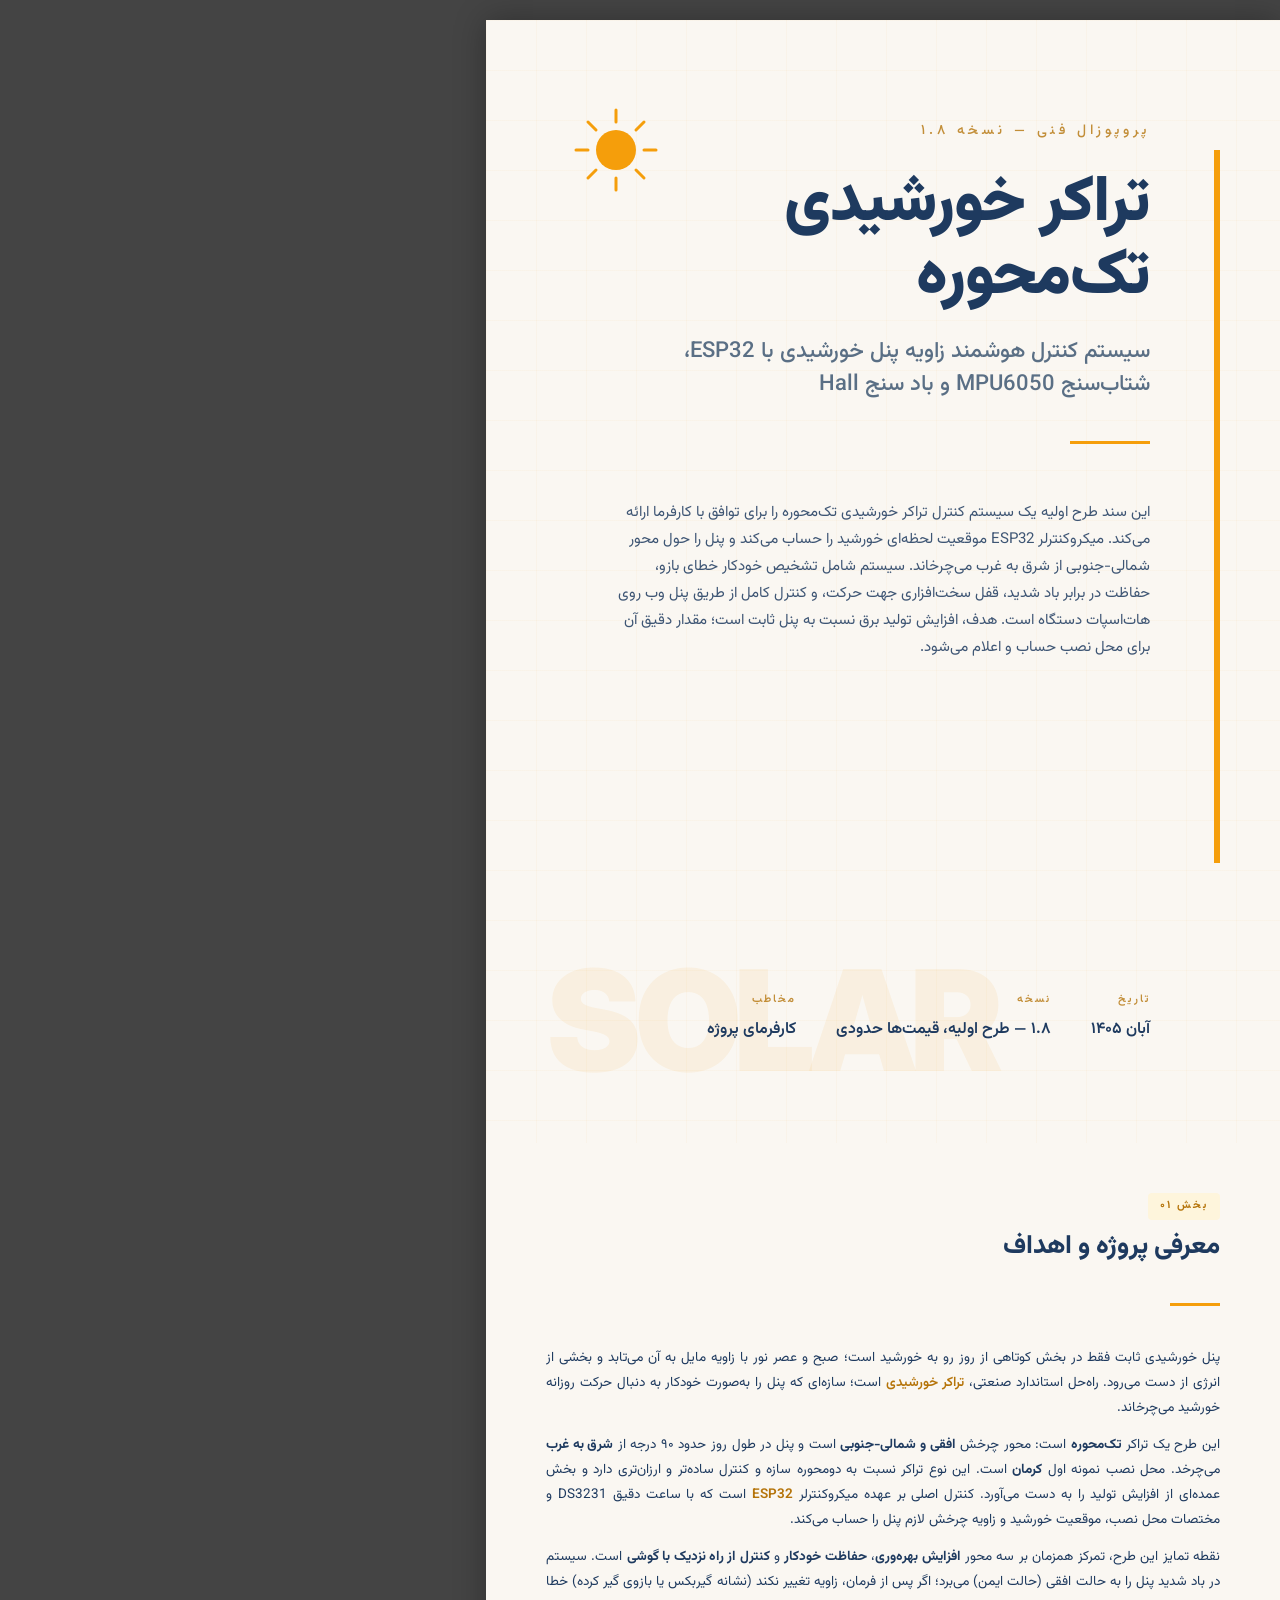
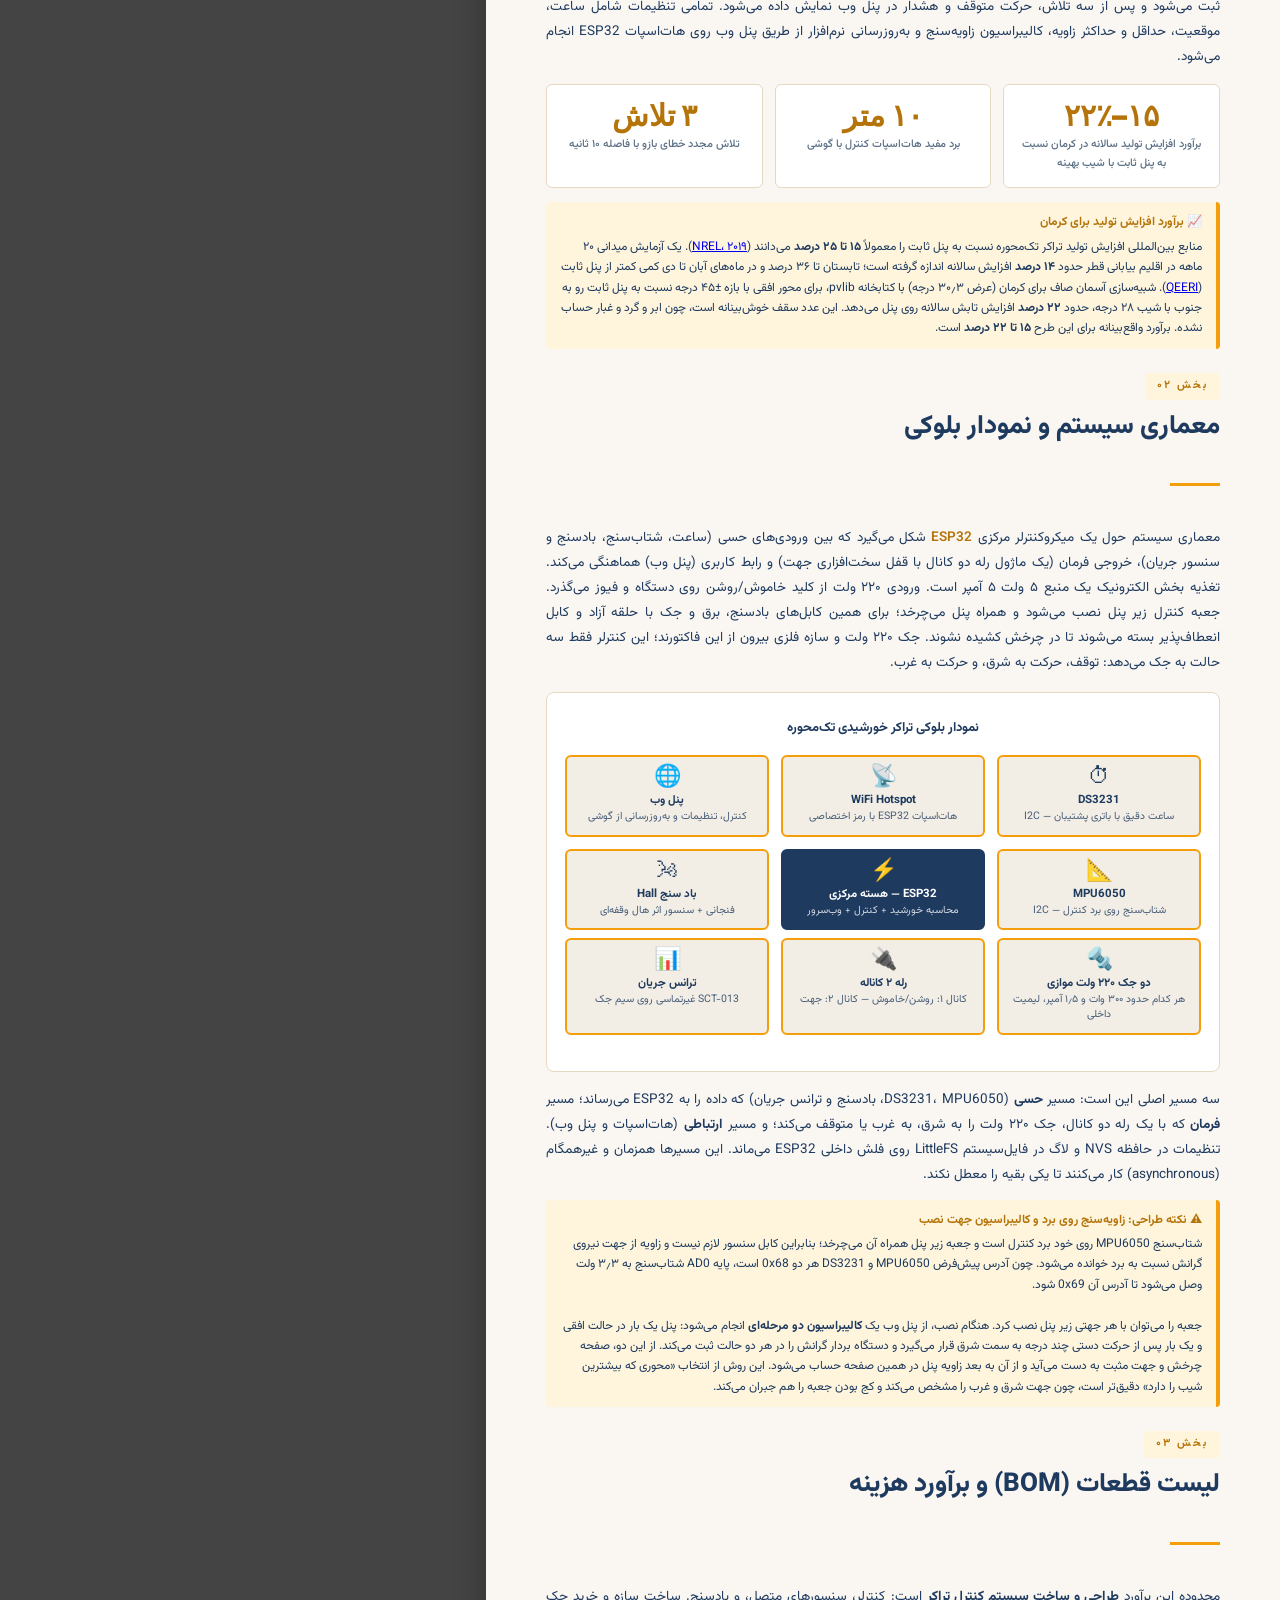
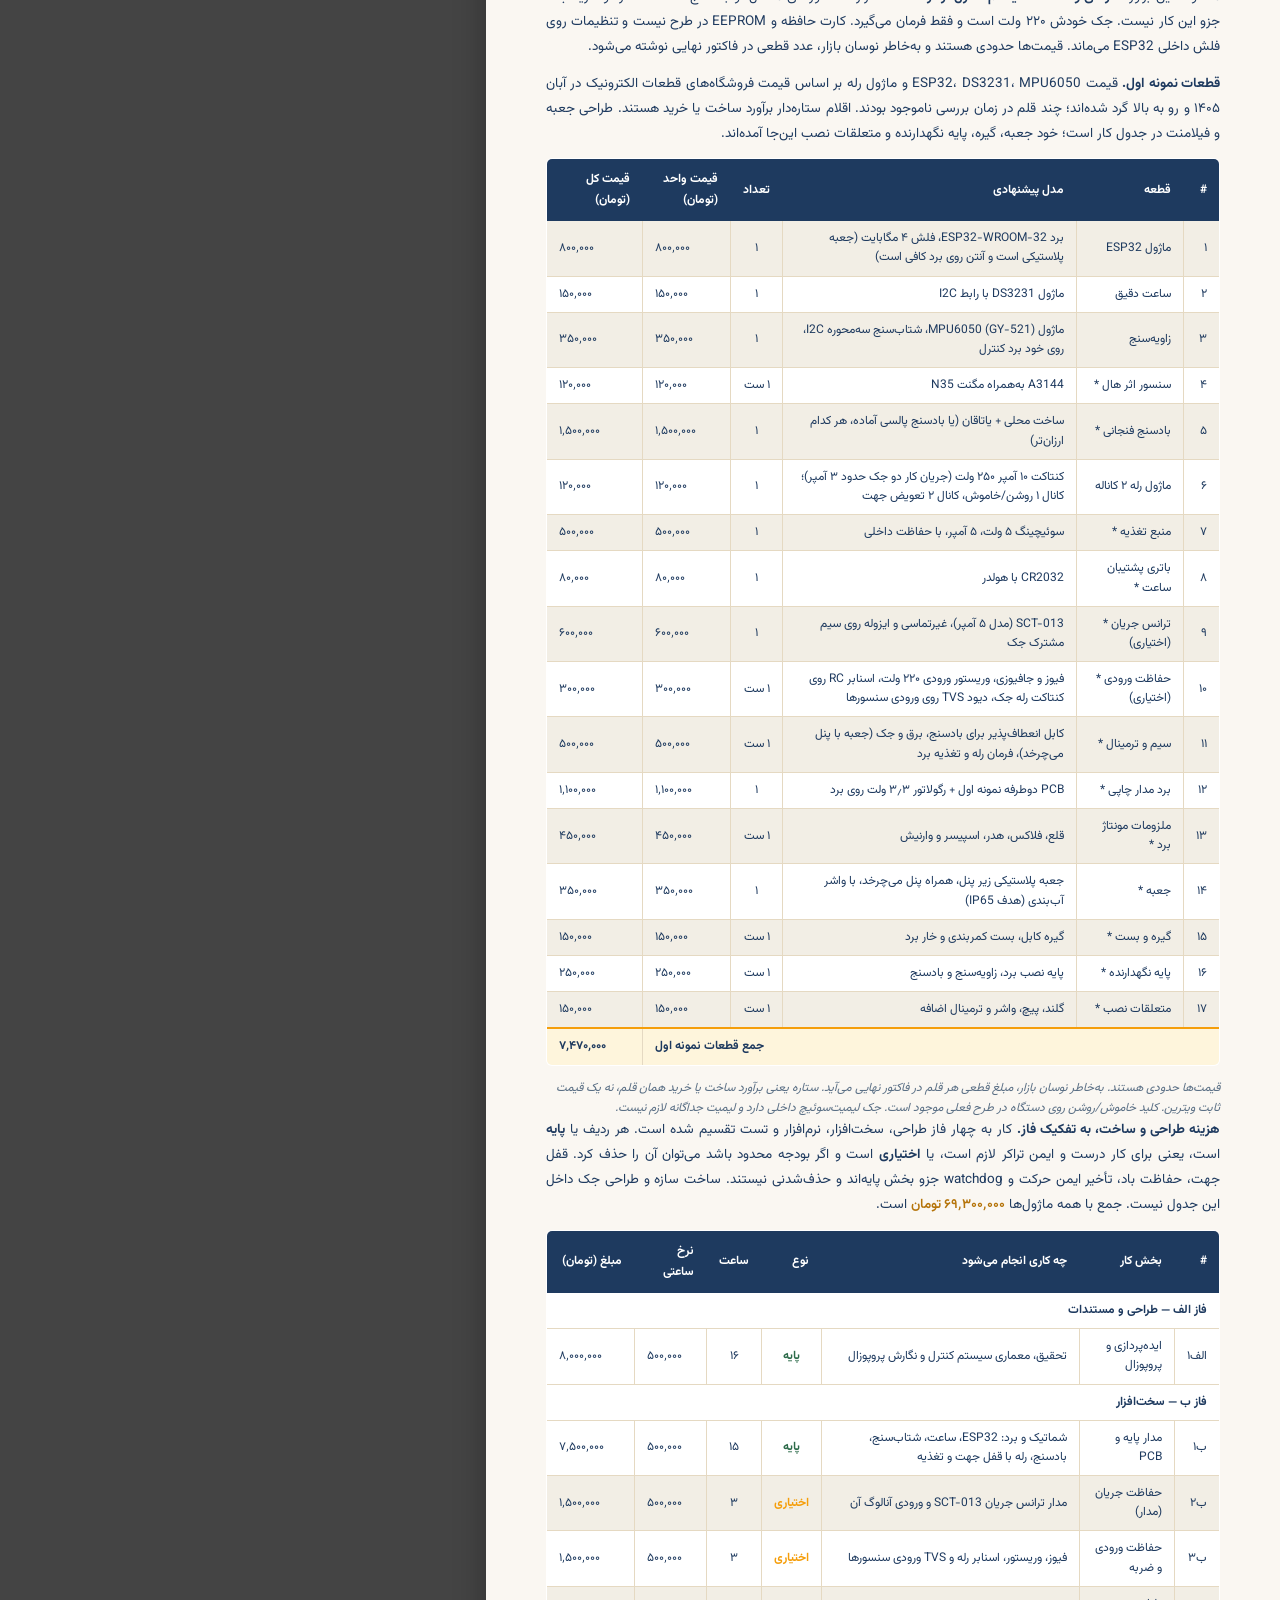
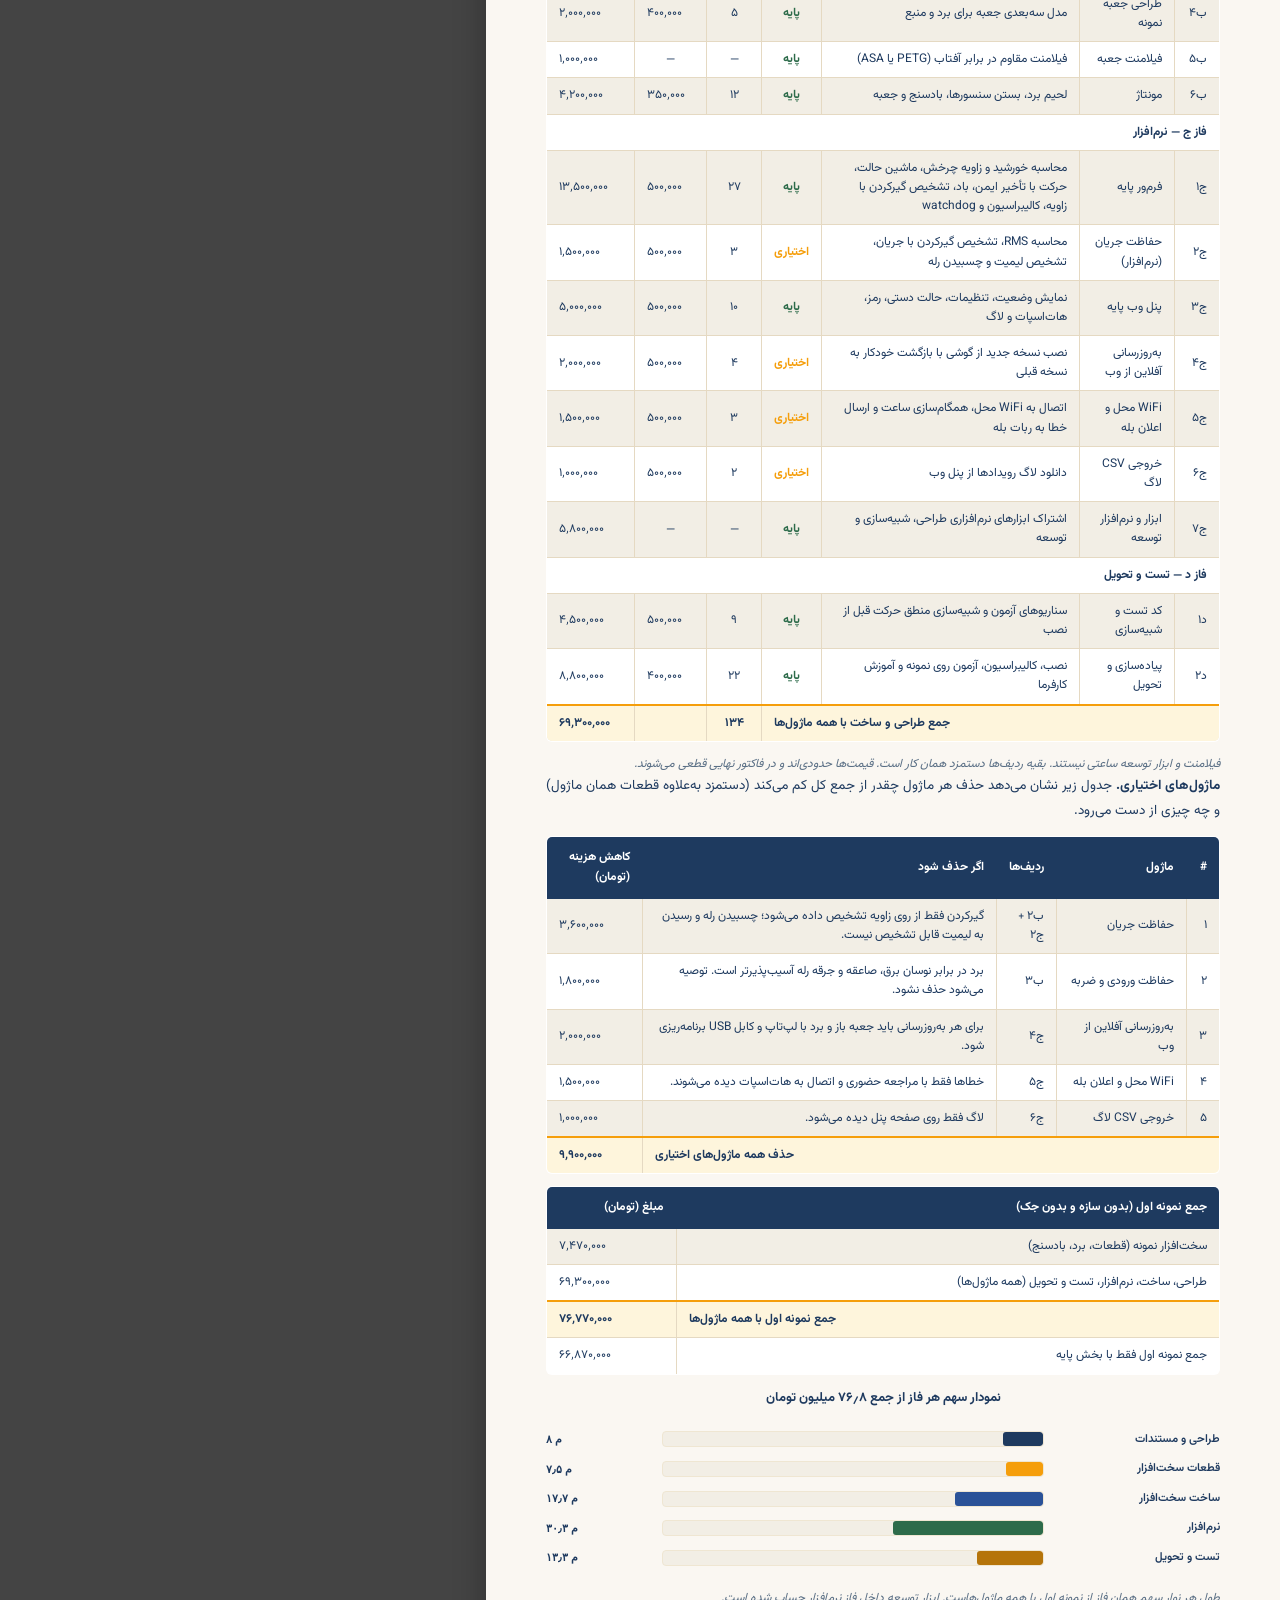
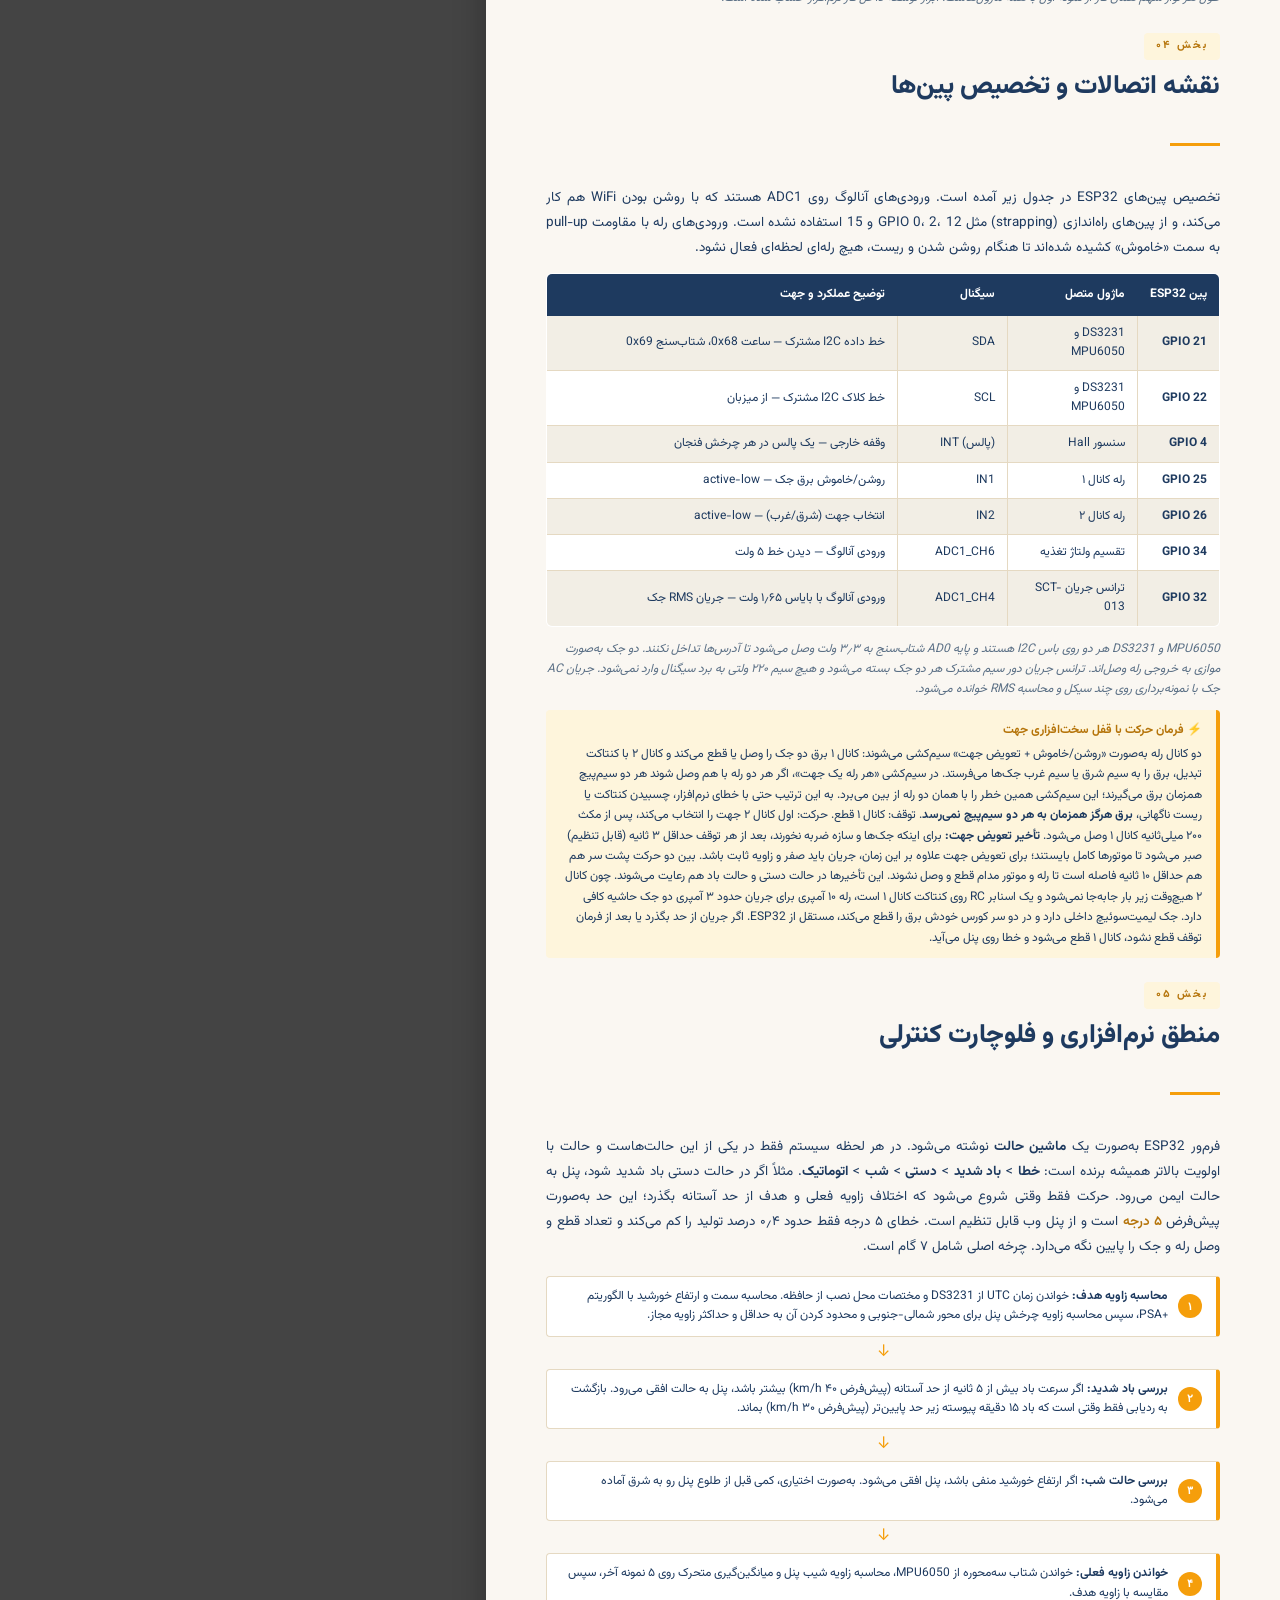
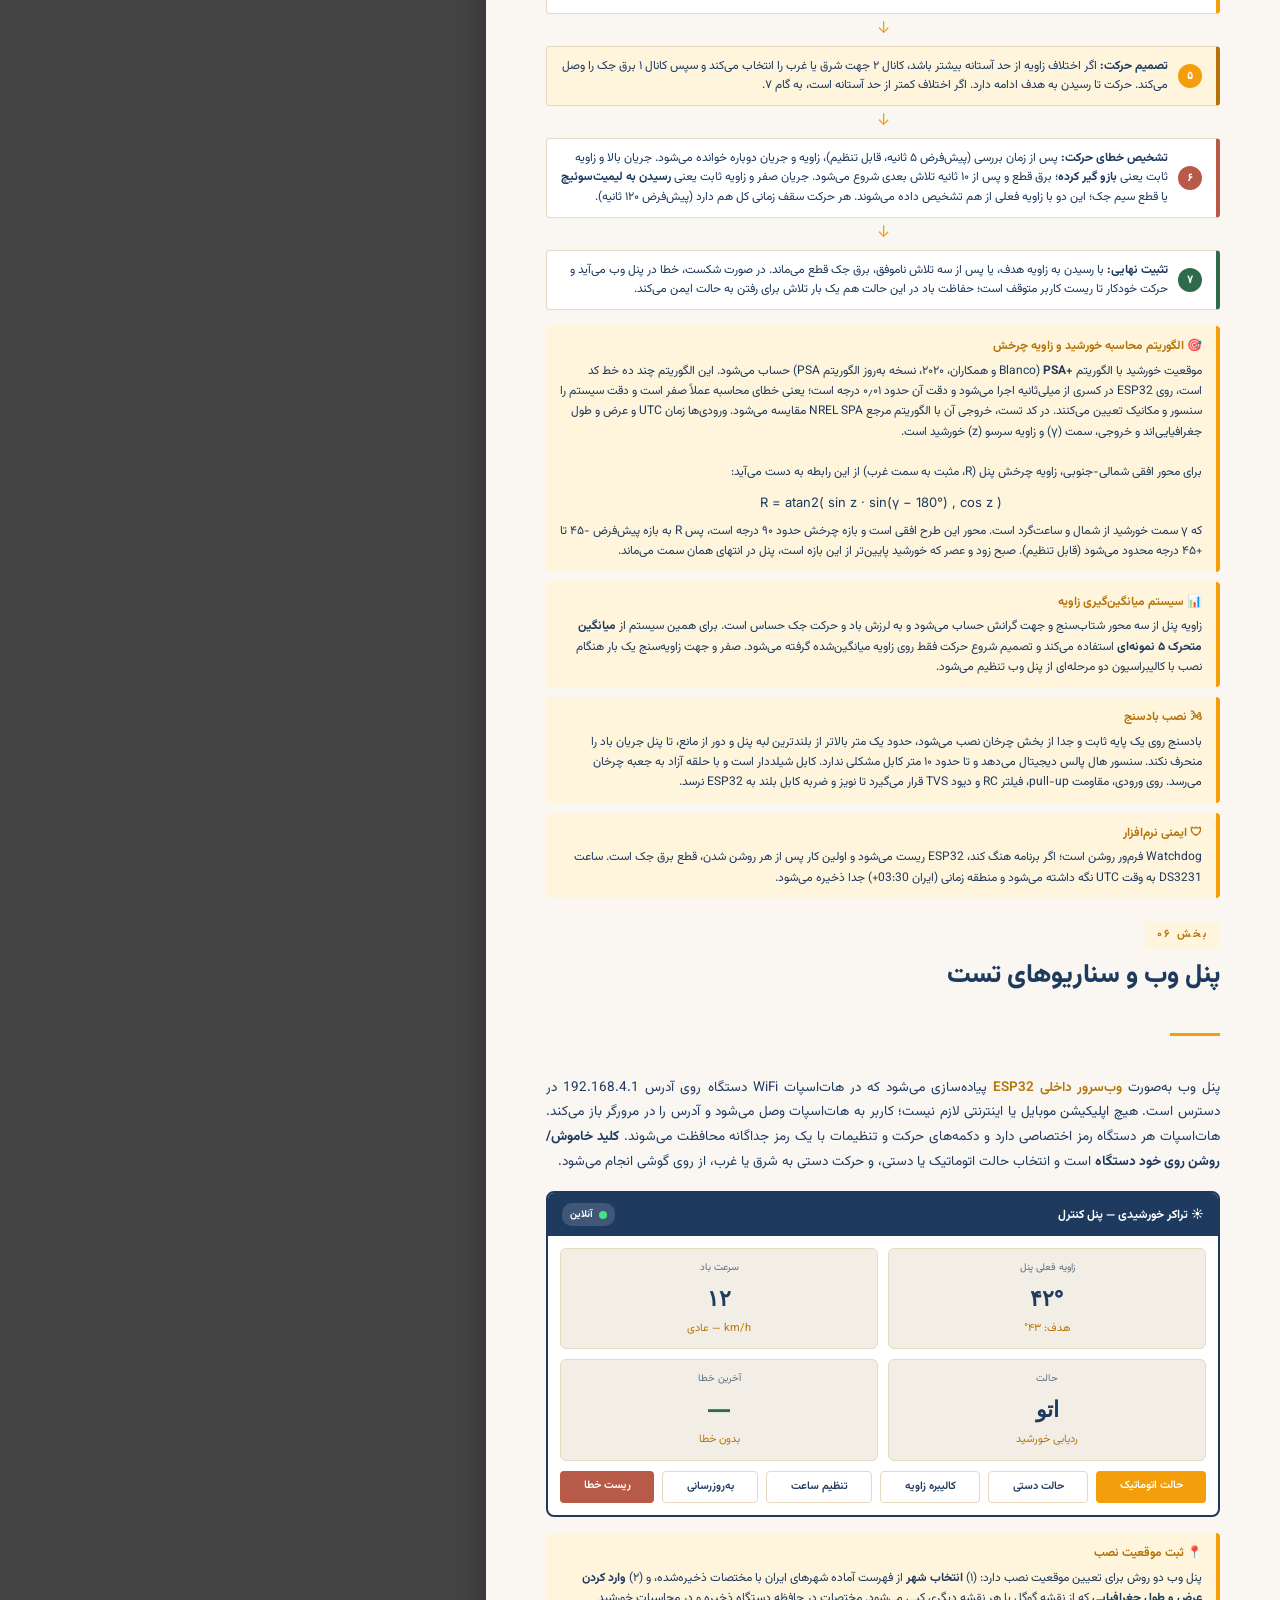
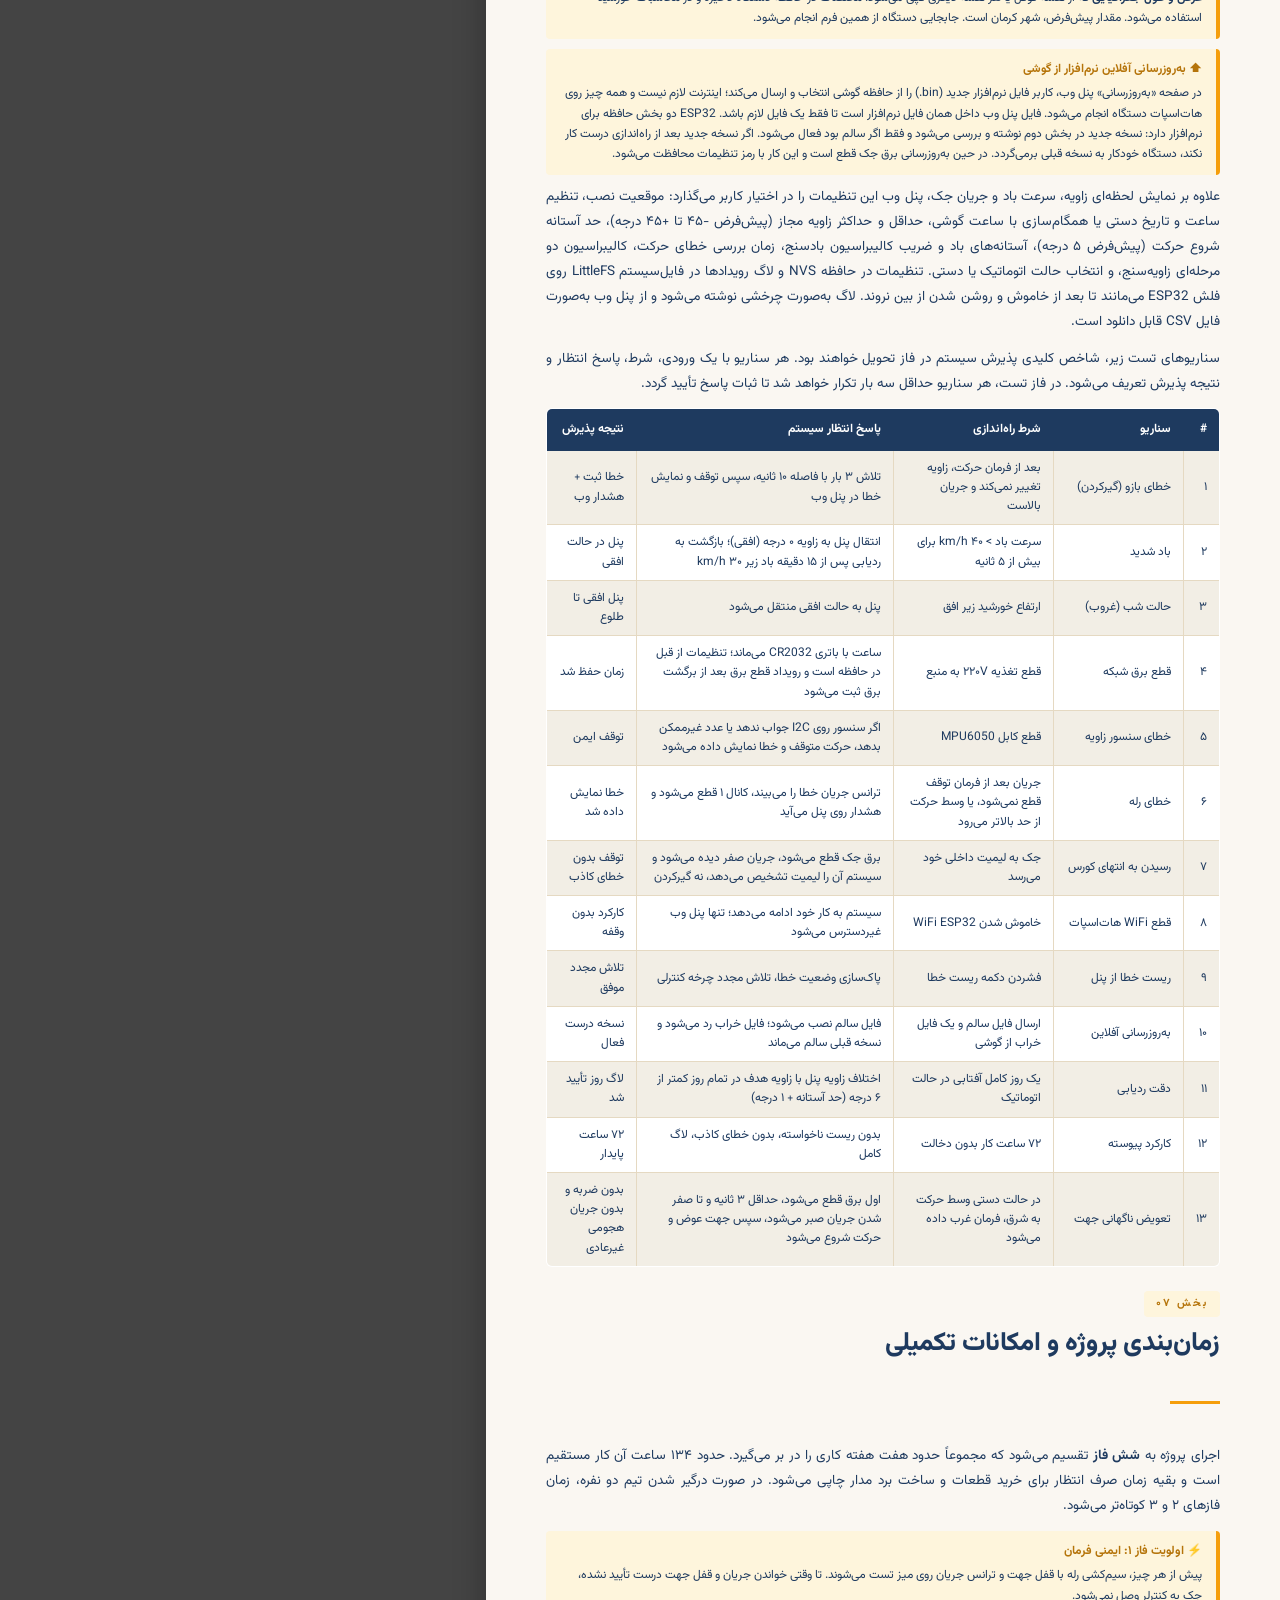
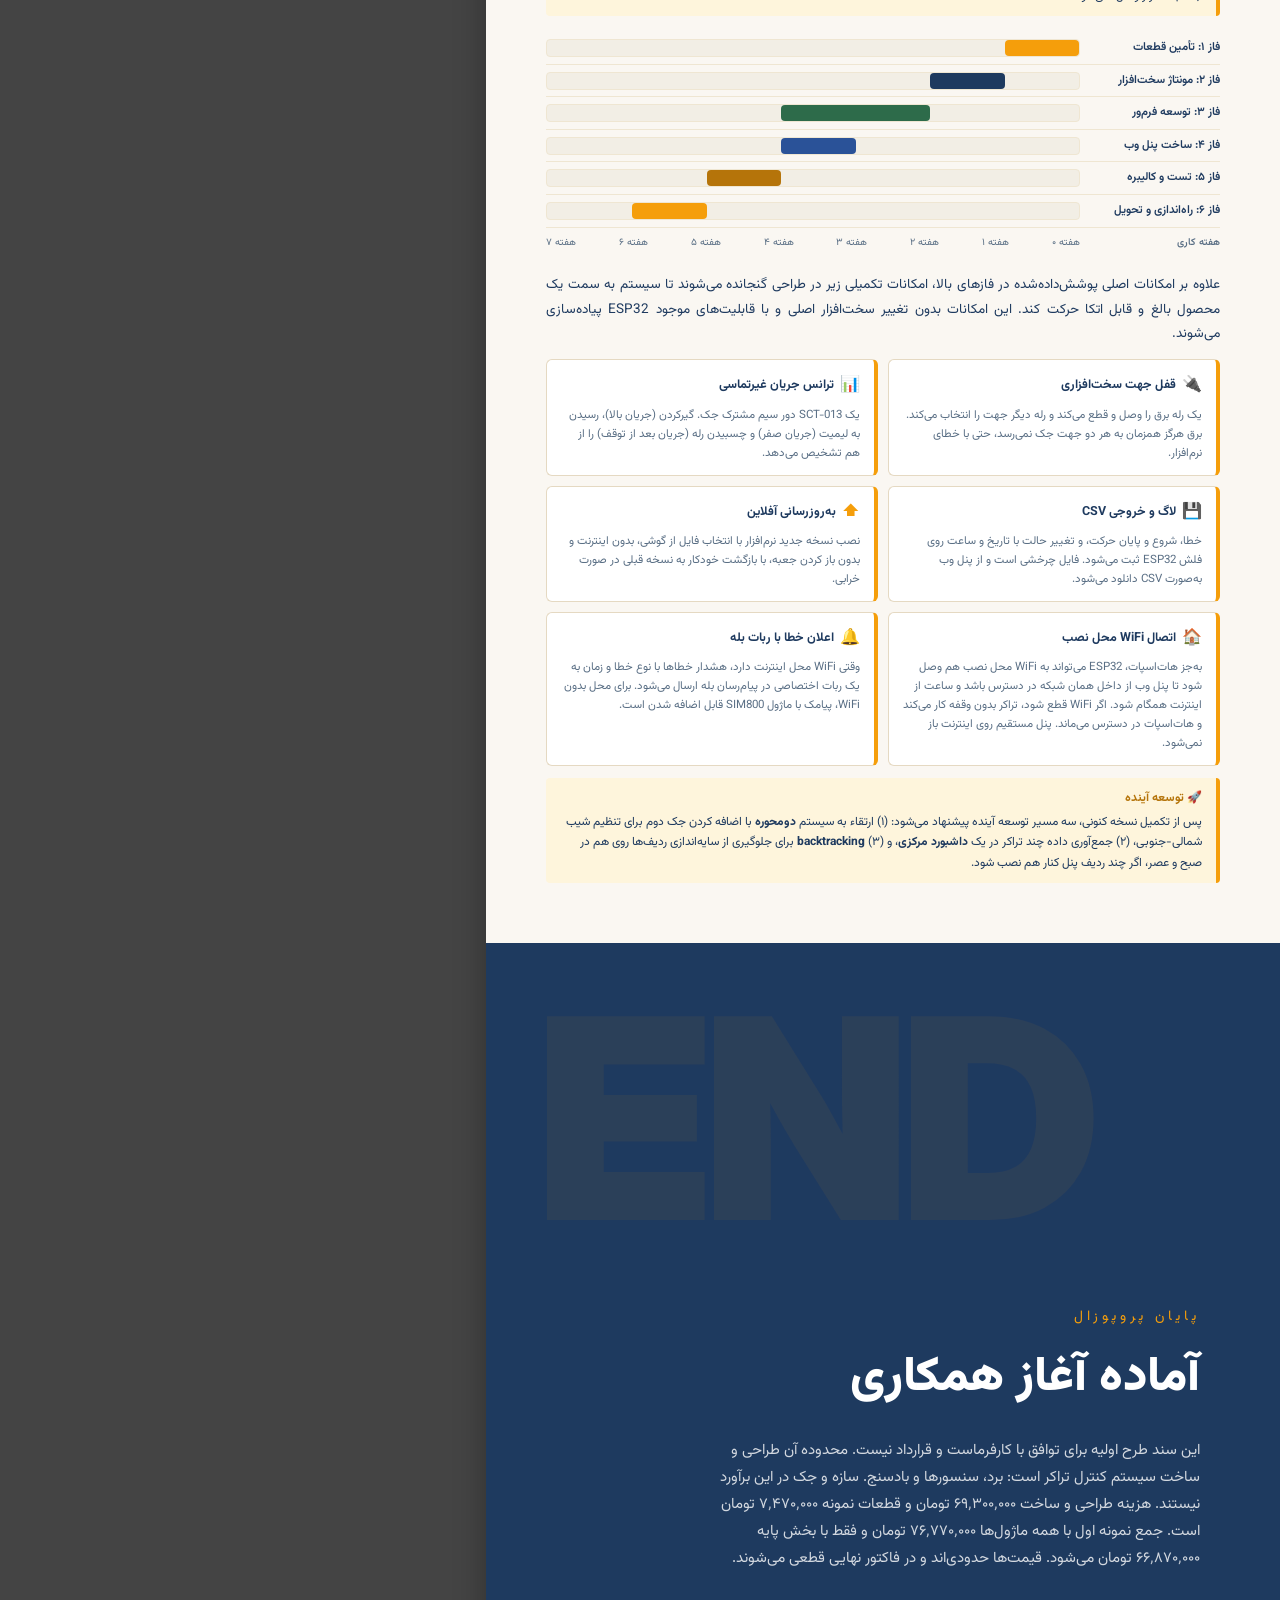
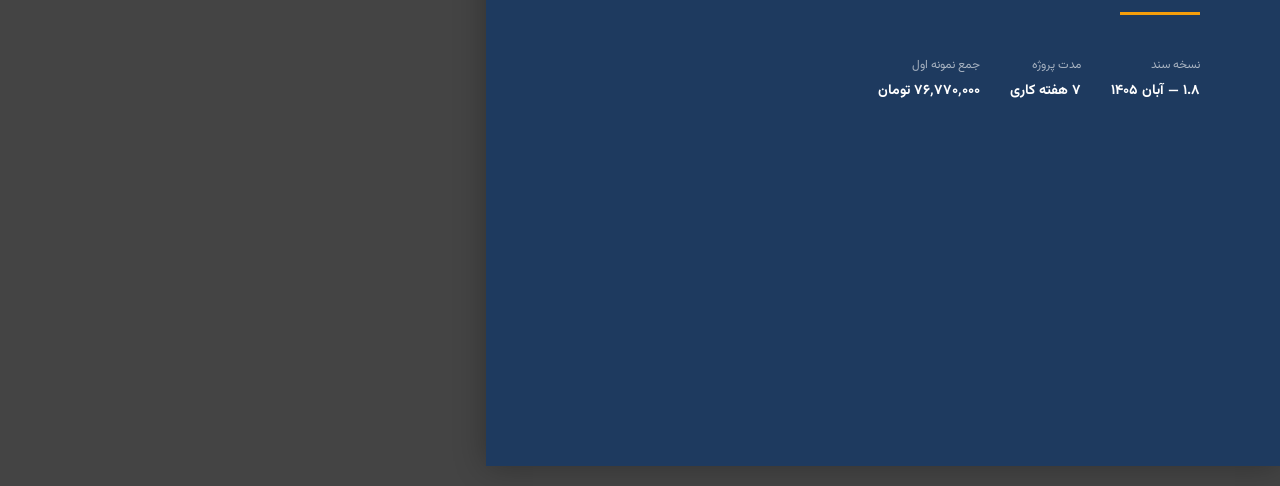
<file: docs/solar_tracker_proposal.html>
<!DOCTYPE html>
<html lang="fa" dir="rtl">
<head>
<meta charset="UTF-8">
<meta name="viewport" content="width=device-width, initial-scale=1.0">
<title>پروپوزال تراکر خورشیدی تک‌محوره</title>
<link rel="preconnect" href="https://fonts.googleapis.com">
<link rel="preconnect" href="https://fonts.gstatic.com" crossorigin>
<link href="https://fonts.googleapis.com/css2?family=Vazirmatn:wght@300;400;500;600;700;800;900&family=Inter:wght@400;600;700&display=swap" rel="stylesheet">
<style>
  @page {
    size: 794px 1123px;
    margin: 0;
  }
  :root {
    --c-bg: #FAF7F2;
    --c-bg-section: #F2EEE5;
    --c-bg-card: #FFFFFF;
    --c-text: #1E3A5F;
    --c-text-muted: #5A6F85;
    --c-accent: #F59E0B;
    --c-accent-d: #B5740A;
    --c-accent-l: #FDE4AC;
    --c-accent-xl: #FEF5DC;
    --c-border: #E5D9C2;
    --c-border-l: #EFE6D2;
    --c-success: #2D6B4A;
    --c-success-l: #D9E8DD;
    --c-error: #B85A48;
    --c-error-l: #F2D8D2;
    --c-info: #2A5298;
    --c-info-l: #DCE6F5;
  }
  * {
    box-sizing: border-box;
  }
  html, body {
    margin: 0;
    padding: 0;
    width: 794px;
    background: var(--c-bg);
    color: var(--c-text);
    font-family: 'Vazirmatn', 'Inter', sans-serif;
    direction: rtl;
    line-height: 1.7;
    font-size: 14px;
  }
  @media screen {
    html {
      height: auto;
      display: flex;
      justify-content: center;
      background: #444;
    }
    body {
      transform-origin: top center;
      margin: 20px auto;
      box-shadow: 0 0 30px rgba(0,0,0,0.3);
    }
  }

  /* ===== Cover Page ===== */
  .cover {
    width: 794px;
    height: 1123px;
    position: relative;
    background: var(--c-bg);
    overflow: hidden;
    break-after: page;
    page-break-after: always;
  }
  .cover-bg {
    position: absolute;
    inset: 0;
    overflow: hidden;
    z-index: 1;
  }
  .cover-grid {
    position: absolute;
    inset: 0;
    background-image:
      linear-gradient(to right, rgba(245, 158, 11, 0.04) 1px, transparent 1px),
      linear-gradient(to bottom, rgba(245, 158, 11, 0.04) 1px, transparent 1px);
    background-size: 50px 50px;
  }
  .cover-watermark {
    position: absolute;
    bottom: 60px;
    left: 60px;
    font-family: 'Inter', sans-serif;
    font-size: 140px;
    font-weight: 900;
    color: rgba(245, 158, 11, 0.08);
    letter-spacing: -6px;
    line-height: 0.9;
  }
  .cover-anchor-line {
    position: absolute;
    right: 60px;
    top: 130px;
    bottom: 280px;
    width: 6px;
    background: var(--c-accent);
    z-index: 2;
  }
  .cover-content {
    position: absolute;
    inset: 0;
    z-index: 3;
    padding: 100px 130px 100px 60px;
    display: flex;
    flex-direction: column;
    justify-content: center;
  }
  .cover-kicker {
    font-size: 14px;
    font-weight: 500;
    color: var(--c-accent-d);
    letter-spacing: 4px;
    margin-bottom: 24px;
    opacity: 0.8;
  }
  .cover-title {
    font-size: 64px;
    font-weight: 900;
    color: var(--c-text);
    line-height: 1.15;
    margin: 0 0 20px 0;
    letter-spacing: -1px;
  }
  .cover-subtitle {
    font-size: 22px;
    font-weight: 500;
    color: var(--c-text-muted);
    line-height: 1.5;
    margin: 0 0 40px 0;
    max-width: 540px;
  }
  .cover-divider {
    width: 80px;
    height: 3px;
    background: var(--c-accent);
    margin-bottom: 40px;
  }
  .cover-summary {
    font-size: 15px;
    font-weight: 400;
    color: var(--c-text);
    line-height: 1.8;
    max-width: 540px;
    margin-bottom: 60px;
    opacity: 0.85;
  }
  .cover-meta {
    display: flex;
    gap: 40px;
    margin-top: auto;
  }
  .cover-meta-item {
    display: flex;
    flex-direction: column;
    gap: 6px;
  }
  .cover-meta-label {
    font-size: 11px;
    font-weight: 600;
    color: var(--c-accent-d);
    letter-spacing: 2px;
    opacity: 0.8;
  }
  .cover-meta-value {
    font-size: 16px;
    font-weight: 600;
    color: var(--c-text);
  }
  .cover-sun-icon {
    position: absolute;
    top: 80px;
    left: 80px;
    width: 100px;
    height: 100px;
    z-index: 2;
  }

  /* ===== Main Content ===== */
  .main-content {
    padding: 50px 60px 50px 60px;
  }

  /* Section headers */
  .section-header {
    break-after: avoid;
    page-break-after: avoid;
    break-inside: avoid;
    margin-bottom: 18px;
    margin-top: 0;
  }
  .section-header.spaced {
    margin-top: 24px;
  }
  .section-tag {
    display: inline-block;
    font-size: 11px;
    font-weight: 700;
    color: var(--c-accent-d);
    background: var(--c-accent-xl);
    padding: 4px 12px;
    border-radius: 4px;
    letter-spacing: 2px;
    margin-bottom: 10px;
  }
  .section-title {
    font-size: 26px;
    font-weight: 800;
    color: var(--c-text);
    margin: 0 0 40px 0;
    line-height: 1.3;
  }
  .section-subtitle {
    font-size: 14px;
    font-weight: 400;
    color: var(--c-text-muted);
    margin: 0 0 14px 0;
    line-height: 1.5;
  }
  .section-divider {
    width: 50px;
    height: 3px;
    background: var(--c-accent);
    margin-bottom: 40px;
  }

  /* Body text */
  .body-text {
    font-size: 13.5px;
    line-height: 1.85;
    color: var(--c-text);
    margin: 0 0 12px 0;
    text-align: justify;
  }
  .body-text strong {
    color: var(--c-text);
    font-weight: 700;
  }
  .body-text .accent {
    color: var(--c-accent-d);
    font-weight: 600;
  }

  /* Cards */
  .card {
    break-inside: avoid;
    page-break-inside: avoid;
    background: var(--c-bg-card);
    border: 1px solid var(--c-border);
    border-radius: 6px;
    padding: 16px 18px;
    margin-bottom: 12px;
    border-right: 4px solid var(--c-accent);
  }
  .card-title {
    font-size: 14px;
    font-weight: 700;
    color: var(--c-text);
    margin: 0 0 6px 0;
  }
  .card-text {
    font-size: 12.5px;
    line-height: 1.7;
    color: var(--c-text-muted);
    margin: 0;
  }

  /* Two-column grid */
  .grid-2 {
    display: grid;
    grid-template-columns: 1fr 1fr;
    gap: 12px;
    margin-bottom: 12px;
  }

  /* Tables */
  table {
    width: 100%;
    border-collapse: collapse;
    margin: 12px 0;
    background: var(--c-bg-card);
    border-radius: 6px;
    overflow: hidden;
    border: 1px solid var(--c-border);
    break-inside: avoid;
    page-break-inside: avoid;
    font-size: 12px;
  }
  thead {
    display: table-header-group;
  }
  th {
    background: var(--c-text);
    color: white;
    font-weight: 700;
    text-align: right;
    padding: 10px 12px;
    font-size: 12px;
    border: 1px solid var(--c-text);
  }
  td {
    padding: 8px 12px;
    border: 1px solid var(--c-border);
    vertical-align: middle;
    text-align: right;
    line-height: 1.6;
  }
  tbody tr:nth-child(odd) {
    background: var(--c-bg-section);
  }
  tbody tr:nth-child(even) {
    background: var(--c-bg-card);
  }
  tr {
    break-inside: avoid;
    page-break-inside: avoid;
  }
  .table-total td {
    background: var(--c-accent-xl);
    font-weight: 700;
    color: var(--c-text);
    border-top: 2px solid var(--c-accent);
  }
  .table-caption {
    font-size: 12px;
    color: var(--c-text-muted);
    font-style: italic;
    margin: 8px 0 0 0;
    text-align: right;
  }

  /* Diagrams */
  .arch-diagram {
    background: var(--c-bg-card);
    border: 1px solid var(--c-border);
    border-radius: 8px;
    padding: 24px 18px;
    margin: 16px 0;
    break-inside: avoid;
    page-break-inside: avoid;
  }
  .arch-title {
    font-size: 13px;
    font-weight: 700;
    color: var(--c-text);
    text-align: center;
    margin-bottom: 16px;
  }
  .arch-grid {
    display: grid;
    grid-template-columns: 1fr 1fr 1fr;
    gap: 12px;
    margin-bottom: 12px;
  }
  .arch-block {
    background: var(--c-bg-section);
    border: 2px solid var(--c-accent);
    border-radius: 6px;
    padding: 10px 8px;
    text-align: center;
  }
  .arch-block.esp {
    background: var(--c-text);
    color: white;
    border-color: var(--c-text);
  }
  .arch-block-icon {
    font-size: 22px;
    margin-bottom: 4px;
    line-height: 1;
  }
  .arch-block-name {
    font-size: 11.5px;
    font-weight: 700;
    line-height: 1.3;
  }
  .arch-block-desc {
    font-size: 10.5px;
    opacity: 0.8;
    margin-top: 2px;
    line-height: 1.4;
  }

  /* Flowchart */
  .flowchart {
    display: flex;
    flex-direction: column;
    gap: 8px;
    align-items: stretch;
    margin: 16px 0;
    break-inside: avoid;
    page-break-inside: avoid;
  }
  .flow-step {
    background: var(--c-bg-card);
    border: 1px solid var(--c-border);
    border-right: 4px solid var(--c-accent);
    border-radius: 4px;
    padding: 10px 14px;
    font-size: 12px;
    line-height: 1.6;
    display: flex;
    align-items: center;
    gap: 10px;
  }
  .flow-num {
    background: var(--c-accent);
    color: white;
    width: 24px;
    height: 24px;
    border-radius: 50%;
    display: flex;
    align-items: center;
    justify-content: center;
    font-size: 11px;
    font-weight: 700;
    flex-shrink: 0;
    font-family: 'Inter', sans-serif;
  }
  .flow-arrow {
    text-align: center;
    color: var(--c-accent);
    font-size: 16px;
    line-height: 1;
  }
  .flow-step.error {
    border-right-color: var(--c-error);
  }
  .flow-step.error .flow-num {
    background: var(--c-error);
  }
  .flow-step.success {
    border-right-color: var(--c-success);
  }
  .flow-step.success .flow-num {
    background: var(--c-success);
  }
  .flow-step.decision {
    background: var(--c-accent-xl);
    border-right-color: var(--c-accent-d);
  }

  /* Web panel mockup */
  .web-mockup {
    background: var(--c-bg-card);
    border: 2px solid var(--c-text);
    border-radius: 8px;
    overflow: hidden;
    margin: 16px 0;
    break-inside: avoid;
    page-break-inside: avoid;
  }
  .web-header {
    background: var(--c-text);
    color: white;
    padding: 10px 14px;
    font-size: 12px;
    font-weight: 700;
    display: flex;
    justify-content: space-between;
    align-items: center;
  }
  .web-status {
    display: flex;
    align-items: center;
    gap: 6px;
    font-size: 10px;
    background: rgba(255,255,255,0.15);
    padding: 3px 8px;
    border-radius: 10px;
  }
  .web-status-dot {
    width: 8px;
    height: 8px;
    background: #4ADE80;
    border-radius: 50%;
  }
  .web-body {
    padding: 12px;
    display: grid;
    grid-template-columns: 1fr 1fr;
    gap: 10px;
  }
  .web-gauge {
    background: var(--c-bg-section);
    border-radius: 6px;
    padding: 10px 12px;
    text-align: center;
    border: 1px solid var(--c-border);
  }
  .web-gauge-label {
    font-size: 10px;
    color: var(--c-text-muted);
    margin-bottom: 4px;
  }
  .web-gauge-value {
    font-size: 22px;
    font-weight: 800;
    color: var(--c-text);
    font-family: 'Inter', sans-serif;
  }
  .web-gauge-unit {
    font-size: 11px;
    color: var(--c-accent-d);
    margin-top: 2px;
  }
  .web-controls {
    grid-column: 1 / -1;
    display: flex;
    gap: 8px;
    flex-wrap: wrap;
  }
  .web-btn {
    background: var(--c-accent);
    color: white;
    padding: 6px 12px;
    border-radius: 4px;
    font-size: 11px;
    font-weight: 600;
    flex: 1 1 auto;
    min-width: 80px;
    text-align: center;
  }
  .web-btn.secondary {
    background: var(--c-bg-card);
    color: var(--c-text);
    border: 1px solid var(--c-border);
  }
  .web-btn.danger {
    background: var(--c-error);
  }

  /* Timeline (Gantt-like) */
  .timeline {
    margin: 16px 0;
    break-inside: avoid;
    page-break-inside: avoid;
  }
  .timeline-row {
    display: grid;
    grid-template-columns: 130px 1fr;
    gap: 10px;
    align-items: center;
    padding: 6px 0;
    border-bottom: 1px solid var(--c-border-l);
    font-size: 11.5px;
  }
  .timeline-label {
    font-weight: 600;
    color: var(--c-text);
  }
  .timeline-bar-wrap {
    background: var(--c-bg-section);
    border-radius: 4px;
    height: 18px;
    position: relative;
    border: 1px solid var(--c-border-l);
  }
  .timeline-bar {
    position: absolute;
    top: 0;
    bottom: 0;
    background: var(--c-accent);
    border-radius: 4px;
    right: 0;
  }
  .timeline-bar.alt {
    background: var(--c-text);
  }
  .timeline-bar.alt2 {
    background: var(--c-success);
  }
  .timeline-bar.alt3 {
    background: var(--c-info);
  }
  .timeline-bar.alt4 {
    background: var(--c-accent-d);
  }

  .price-chart {
    margin: 8px 0 16px 0;
    break-inside: avoid;
    page-break-inside: avoid;
  }
  .price-row {
    display: grid;
    grid-template-columns: 168px 1fr 108px;
    gap: 8px;
    align-items: center;
    padding: 5px 0;
    font-size: 11.5px;
  }
  .price-label {
    font-weight: 600;
    color: var(--c-text);
  }
  .price-track {
    background: var(--c-bg-section);
    border-radius: 4px;
    height: 16px;
    border: 1px solid var(--c-border-l);
    overflow: hidden;
  }
  .price-fill {
    height: 100%;
    background: var(--c-accent);
    border-radius: 3px;
  }
  .price-fill.b { background: var(--c-text); }
  .price-fill.c { background: var(--c-info); }
  .price-fill.d { background: var(--c-success); }
  .price-fill.e { background: var(--c-accent-d); }
  .price-fill.f { background: var(--c-error); }
  table.pin-table th:first-child,
  table.pin-table td:first-child {
    white-space: nowrap;
    width: 1%;
  }
  .price-num {
    font-family: 'Inter', sans-serif;
    font-weight: 700;
    font-size: 11px;
    text-align: left;
    direction: ltr;
  }

  /* Feature cards */
  .feature-grid {
    display: grid;
    grid-template-columns: 1fr 1fr;
    gap: 10px;
    margin: 12px 0;
  }
  .feature-card {
    background: var(--c-bg-card);
    border: 1px solid var(--c-border);
    border-right: 4px solid var(--c-accent);
    border-radius: 6px;
    padding: 12px 14px;
    break-inside: avoid;
    page-break-inside: avoid;
  }
  .feature-card-title {
    font-size: 12.5px;
    font-weight: 700;
    color: var(--c-text);
    margin: 0 0 6px 0;
    display: flex;
    align-items: center;
    gap: 6px;
  }
  .feature-card-icon {
    color: var(--c-accent);
    font-size: 16px;
  }
  .feature-card-text {
    font-size: 11.5px;
    line-height: 1.65;
    color: var(--c-text-muted);
    margin: 0;
  }

  /* Stat row */
  .stat-row {
    display: grid;
    grid-template-columns: 1fr 1fr 1fr;
    gap: 12px;
    margin: 14px 0;
    break-inside: avoid;
    page-break-inside: avoid;
  }
  .stat-card {
    background: var(--c-bg-card);
    border: 1px solid var(--c-border);
    border-radius: 6px;
    padding: 14px 16px;
    text-align: center;
  }
  .stat-num {
    font-size: 30px;
    font-weight: 900;
    color: var(--c-accent-d);
    font-family: 'Inter', sans-serif;
    line-height: 1.1;
  }
  .stat-label {
    font-size: 11px;
    color: var(--c-text-muted);
    margin-top: 4px;
    font-weight: 500;
  }

  /* Notes / callouts */
  .note {
    background: var(--c-accent-xl);
    border-right: 4px solid var(--c-accent);
    border-radius: 4px;
    padding: 10px 14px;
    margin: 10px 0;
    font-size: 12px;
    line-height: 1.7;
    color: var(--c-text);
    break-inside: avoid;
    page-break-inside: avoid;
  }
  .note-title {
    font-weight: 700;
    color: var(--c-accent-d);
    margin-bottom: 4px;
    font-size: 12px;
  }

  /* Ending */
  .ending {
    width: 794px;
    height: 1123px;
    background: var(--c-text);
    color: white;
    position: relative;
    overflow: hidden;
    break-before: page;
    page-break-before: always;
    padding: 100px 80px;
    display: flex;
    flex-direction: column;
    justify-content: center;
  }
  .ending-watermark {
    position: absolute;
    top: 50px;
    left: 50px;
    font-size: 280px;
    font-weight: 900;
    color: rgba(245, 158, 11, 0.06);
    font-family: 'Inter', sans-serif;
    line-height: 0.9;
    letter-spacing: -10px;
  }
  .ending-content {
    position: relative;
    z-index: 2;
  }
  .ending-tag {
    font-size: 14px;
    color: var(--c-accent);
    letter-spacing: 4px;
    margin-bottom: 20px;
  }
  .ending-title {
    font-size: 48px;
    font-weight: 900;
    color: white;
    line-height: 1.2;
    margin: 0 0 30px 0;
    max-width: 500px;
  }
  .ending-text {
    font-size: 15px;
    color: rgba(255,255,255,0.8);
    line-height: 1.8;
    max-width: 500px;
    margin-bottom: 40px;
  }
  .ending-divider {
    width: 80px;
    height: 3px;
    background: var(--c-accent);
    margin-bottom: 40px;
  }
  .ending-meta {
    display: flex;
    gap: 30px;
  }
  .ending-meta-item {
    font-size: 12px;
    color: rgba(255,255,255,0.6);
  }
  .ending-meta-item strong {
    display: block;
    color: white;
    font-size: 14px;
    margin-top: 4px;
  }
</style>
</head>
<body>

<!-- ============================== COVER PAGE ============================== -->
<div class="cover">
  <div class="cover-bg">
    <div class="cover-grid"></div>
    <div class="cover-watermark">SOLAR</div>
  </div>

  <div class="cover-anchor-line"></div>

  <svg class="cover-sun-icon" viewBox="0 0 100 100" xmlns="http://www.w3.org/2000/svg">
    <circle cx="50" cy="50" r="20" fill="#F59E0B"/>
    <g stroke="#F59E0B" stroke-width="3" stroke-linecap="round">
      <line x1="50" y1="10" x2="50" y2="22"/>
      <line x1="50" y1="78" x2="50" y2="90"/>
      <line x1="10" y1="50" x2="22" y2="50"/>
      <line x1="78" y1="50" x2="90" y2="50"/>
      <line x1="22" y1="22" x2="30" y2="30"/>
      <line x1="70" y1="70" x2="78" y2="78"/>
      <line x1="78" y1="22" x2="70" y2="30"/>
      <line x1="22" y1="78" x2="30" y2="70"/>
    </g>
  </svg>

  <div class="cover-content">
    <div class="cover-kicker">پروپوزال فنی — نسخه ۱.۸</div>
    <h1 class="cover-title">تراکر خورشیدی<br>تک‌محوره</h1>
    <p class="cover-subtitle">سیستم کنترل هوشمند زاویه پنل خورشیدی با ESP32، شتاب‌سنج MPU6050 و باد سنج Hall</p>
    <div class="cover-divider"></div>
    <p class="cover-summary">
      این سند طرح اولیه یک سیستم کنترل تراکر خورشیدی تک‌محوره را برای توافق با کارفرما ارائه می‌کند. میکروکنترلر ESP32 موقعیت لحظه‌ای خورشید را حساب می‌کند و پنل را حول محور شمالی-جنوبی از شرق به غرب می‌چرخاند. سیستم شامل تشخیص خودکار خطای بازو، حفاظت در برابر باد شدید، قفل سخت‌افزاری جهت حرکت، و کنترل کامل از طریق پنل وب روی هات‌اسپات دستگاه است. هدف، افزایش تولید برق نسبت به پنل ثابت است؛ مقدار دقیق آن برای محل نصب حساب و اعلام می‌شود.
    </p>
    <div class="cover-meta">
      <div class="cover-meta-item">
        <span class="cover-meta-label">تاریخ</span>
        <span class="cover-meta-value">آبان ۱۴۰۵</span>
      </div>
      <div class="cover-meta-item">
        <span class="cover-meta-label">نسخه</span>
        <span class="cover-meta-value">۱.۸ — طرح اولیه، قیمت‌ها حدودی</span>
      </div>
      <div class="cover-meta-item">
        <span class="cover-meta-label">مخاطب</span>
        <span class="cover-meta-value">کارفرمای پروژه</span>
      </div>
    </div>
  </div>
</div>

<!-- ============================== MAIN CONTENT ============================== -->
<div class="main-content">

  <!-- ===== SECTION 1: Introduction ===== -->
  <div class="section-header">
    <span class="section-tag">بخش ۰۱</span>
    <h2 class="section-title">معرفی پروژه و اهداف</h2>
    <div class="section-divider"></div>
  </div>

  <p class="body-text">
    پنل خورشیدی ثابت فقط در بخش کوتاهی از روز رو به خورشید است؛ صبح و عصر نور با زاویه مایل به آن می‌تابد و بخشی از انرژی از دست می‌رود. راه‌حل استاندارد صنعتی، <span class="accent">تراکر خورشیدی</span> است؛ سازه‌ای که پنل را به‌صورت خودکار به دنبال حرکت روزانه خورشید می‌چرخاند.
  </p>

  <p class="body-text">
    این طرح یک تراکر <strong>تک‌محوره</strong> است: محور چرخش <strong>افقی و شمالی-جنوبی</strong> است و پنل در طول روز حدود ۹۰ درجه از <strong>شرق به غرب</strong> می‌چرخد. محل نصب نمونه اول <strong>کرمان</strong> است. این نوع تراکر نسبت به دومحوره سازه و کنترل ساده‌تر و ارزان‌تری دارد و بخش عمده‌ای از افزایش تولید را به دست می‌آورد. کنترل اصلی بر عهده میکروکنترلر <span class="accent">ESP32</span> است که با ساعت دقیق DS3231 و مختصات محل نصب، موقعیت خورشید و زاویه چرخش لازم پنل را حساب می‌کند.
  </p>

  <p class="body-text">
    نقطه تمایز این طرح، تمرکز همزمان بر سه محور <strong>افزایش بهره‌وری</strong>، <strong>حفاظت خودکار</strong> و <strong>کنترل از راه نزدیک با گوشی</strong> است. سیستم در باد شدید پنل را به حالت افقی (حالت ایمن) می‌برد؛ اگر پس از فرمان، زاویه تغییر نکند (نشانه گیربکس یا بازوی گیر کرده) خطا ثبت می‌شود و پس از سه تلاش، حرکت متوقف و هشدار در پنل وب نمایش داده می‌شود. تمامی تنظیمات شامل ساعت، موقعیت، حداقل و حداکثر زاویه، کالیبراسیون زاویه‌سنج و به‌روزرسانی نرم‌افزار از طریق پنل وب روی هات‌اسپات ESP32 انجام می‌شود.
  </p>

  <div class="stat-row">
    <div class="stat-card">
      <div class="stat-num">۱۵–۲۲٪</div>
      <div class="stat-label">برآورد افزایش تولید سالانه در کرمان نسبت به پنل ثابت با شیب بهینه</div>
    </div>
    <div class="stat-card">
      <div class="stat-num">۱۰ متر</div>
      <div class="stat-label">برد مفید هات‌اسپات کنترل با گوشی</div>
    </div>
    <div class="stat-card">
      <div class="stat-num">۳ تلاش</div>
      <div class="stat-label">تلاش مجدد خطای بازو با فاصله ۱۰ ثانیه</div>
    </div>
  </div>

  <div class="note">
    <div class="note-title">📈 برآورد افزایش تولید برای کرمان</div>
    منابع بین‌المللی افزایش تولید تراکر تک‌محوره نسبت به پنل ثابت را معمولاً <strong>۱۵ تا ۲۵ درصد</strong> می‌دانند (<a href="https://www.nrel.gov/docs/fy19osti/72039.pdf">NREL، ۲۰۱۹</a>). یک آزمایش میدانی ۲۰ ماهه در اقلیم بیابانی قطر حدود <strong>۱۴ درصد</strong> افزایش سالانه اندازه گرفته است؛ تابستان تا ۳۶ درصد و در ماه‌های آبان تا دی کمی کمتر از پنل ثابت (<a href="https://elmi.hbku.edu.qa/en/publications/yield-assessment-of-tracked-pv-systems-in-desert-climates/">QEERI</a>). شبیه‌سازی آسمان صاف برای کرمان (عرض ۳۰٫۳ درجه) با کتابخانه pvlib، برای محور افقی با بازه ±۴۵ درجه نسبت به پنل ثابت رو به جنوب با شیب ۲۸ درجه، حدود <strong>۲۲ درصد</strong> افزایش تابش سالانه روی پنل می‌دهد. این عدد سقف خوش‌بینانه است، چون ابر و گرد و غبار حساب نشده. برآورد واقع‌بینانه برای این طرح <strong>۱۵ تا ۲۲ درصد</strong> است.
  </div>

  <!-- ===== SECTION 2: Architecture ===== -->
  <div class="section-header spaced">
    <span class="section-tag">بخش ۰۲</span>
    <h2 class="section-title">معماری سیستم و نمودار بلوکی</h2>
    <div class="section-divider"></div>
  </div>

  <p class="body-text">
    معماری سیستم حول یک میکروکنترلر مرکزی <span class="accent">ESP32</span> شکل می‌گیرد که بین ورودی‌های حسی (ساعت، شتاب‌سنج، بادسنج و سنسور جریان)، خروجی فرمان (یک ماژول رله دو کانال با قفل سخت‌افزاری جهت) و رابط کاربری (پنل وب) هماهنگی می‌کند. تغذیه بخش الکترونیک یک منبع ۵ ولت ۵ آمپر است. ورودی ۲۲۰ ولت از کلید خاموش/روشن روی دستگاه و فیوز می‌گذرد. جعبه کنترل زیر پنل نصب می‌شود و همراه پنل می‌چرخد؛ برای همین کابل‌های بادسنج، برق و جک با حلقه آزاد و کابل انعطاف‌پذیر بسته می‌شوند تا در چرخش کشیده نشوند. جک ۲۲۰ ولت و سازه فلزی بیرون از این فاکتورند؛ این کنترلر فقط سه حالت به جک می‌دهد: توقف، حرکت به شرق، و حرکت به غرب.
  </p>

  <div class="arch-diagram">
    <div class="arch-title">نمودار بلوکی تراکر خورشیدی تک‌محوره</div>

    <div class="arch-grid">
      <div class="arch-block">
        <div class="arch-block-icon">⏱</div>
        <div class="arch-block-name">DS3231</div>
        <div class="arch-block-desc">ساعت دقیق با باتری پشتیبان — I2C</div>
      </div>
      <div class="arch-block">
        <div class="arch-block-icon">📡</div>
        <div class="arch-block-name">WiFi Hotspot</div>
        <div class="arch-block-desc">هات‌اسپات ESP32 با رمز اختصاصی</div>
      </div>
      <div class="arch-block">
        <div class="arch-block-icon">🌐</div>
        <div class="arch-block-name">پنل وب</div>
        <div class="arch-block-desc">کنترل، تنظیمات و به‌روزرسانی از گوشی</div>
      </div>
    </div>

    <div class="arch-grid" style="margin: 8px 0;">
      <div class="arch-block">
        <div class="arch-block-icon">📐</div>
        <div class="arch-block-name">MPU6050</div>
        <div class="arch-block-desc">شتاب‌سنج روی برد کنترل — I2C</div>
      </div>
      <div class="arch-block esp">
        <div class="arch-block-icon">⚡</div>
        <div class="arch-block-name">ESP32 — هسته مرکزی</div>
        <div class="arch-block-desc">محاسبه خورشید + کنترل + وب‌سرور</div>
      </div>
      <div class="arch-block">
        <div class="arch-block-icon">🌬</div>
        <div class="arch-block-name">باد سنج Hall</div>
        <div class="arch-block-desc">فنجانی + سنسور اثر هال وقفه‌ای</div>
      </div>
    </div>

    <div class="arch-grid">
      <div class="arch-block">
        <div class="arch-block-icon">🔩</div>
        <div class="arch-block-name">دو جک ۲۲۰ ولت موازی</div>
        <div class="arch-block-desc">هر کدام حدود ۳۰۰ وات و ۱٫۵ آمپر، لیمیت داخلی</div>
      </div>
      <div class="arch-block">
        <div class="arch-block-icon">🔌</div>
        <div class="arch-block-name">رله ۲ کاناله</div>
        <div class="arch-block-desc">کانال ۱: روشن/خاموش — کانال ۲: جهت</div>
      </div>
      <div class="arch-block">
        <div class="arch-block-icon">📊</div>
        <div class="arch-block-name">ترانس جریان</div>
        <div class="arch-block-desc">SCT-013 غیرتماسی روی سیم جک</div>
      </div>
    </div>
  </div>

  <p class="body-text">
    سه مسیر اصلی این است: مسیر <strong>حسی</strong> (DS3231، MPU6050، بادسنج و ترانس جریان) که داده را به ESP32 می‌رساند؛ مسیر <strong>فرمان</strong> که با یک رله دو کانال، جک ۲۲۰ ولت را به شرق، به غرب یا متوقف می‌کند؛ و مسیر <strong>ارتباطی</strong> (هات‌اسپات و پنل وب). تنظیمات در حافظه NVS و لاگ در فایل‌سیستم LittleFS روی فلش داخلی ESP32 می‌ماند. این مسیرها همزمان و غیرهمگام (asynchronous) کار می‌کنند تا یکی بقیه را معطل نکند.
  </p>

  <div class="note">
    <div class="note-title">⚠ نکته طراحی: زاویه‌سنج روی برد و کالیبراسیون جهت نصب</div>
    شتاب‌سنج MPU6050 روی خود برد کنترل است و جعبه زیر پنل همراه آن می‌چرخد؛ بنابراین کابل سنسور لازم نیست و زاویه از جهت نیروی گرانش نسبت به برد خوانده می‌شود. چون آدرس پیش‌فرض MPU6050 و DS3231 هر دو <span dir="ltr">0x68</span> است، پایه AD0 شتاب‌سنج به ۳٫۳ ولت وصل می‌شود تا آدرس آن <span dir="ltr">0x69</span> شود.
    <br><br>
    جعبه را می‌توان با هر جهتی زیر پنل نصب کرد. هنگام نصب، از پنل وب یک <strong>کالیبراسیون دو مرحله‌ای</strong> انجام می‌شود: پنل یک بار در حالت افقی و یک بار پس از حرکت دستی چند درجه به سمت شرق قرار می‌گیرد و دستگاه بردار گرانش را در هر دو حالت ثبت می‌کند. از این دو، صفحه چرخش و جهت مثبت به دست می‌آید و از آن به بعد زاویه پنل در همین صفحه حساب می‌شود. این روش از انتخاب «محوری که بیشترین شیب را دارد» دقیق‌تر است، چون جهت شرق و غرب را مشخص می‌کند و کج بودن جعبه را هم جبران می‌کند.
  </div>

  <!-- ===== SECTION 3: BOM ===== -->
  <div class="section-header spaced">
    <span class="section-tag">بخش ۰۳</span>
    <h2 class="section-title">لیست قطعات (BOM) و برآورد هزینه</h2>
    <div class="section-divider"></div>
  </div>

  <p class="body-text">
    محدوده این برآورد <strong>طراحی و ساخت سیستم کنترل تراکر</strong> است: کنترلر، سنسورهای متصل، و بادسنج. ساخت سازه و خرید جک جزو این کار نیست. جک خودش ۲۲۰ ولت است و فقط فرمان می‌گیرد. کارت حافظه و EEPROM در طرح نیست و تنظیمات روی فلش داخلی ESP32 می‌ماند. قیمت‌ها حدودی هستند و به‌خاطر نوسان بازار، عدد قطعی در فاکتور نهایی نوشته می‌شود.
  </p>

  <p class="body-text">
    <strong>قطعات نمونه اول.</strong> قیمت ESP32، DS3231، MPU6050 و ماژول رله بر اساس قیمت فروشگاه‌های قطعات الکترونیک در آبان ۱۴۰۵ و رو به بالا گرد شده‌اند؛ چند قلم در زمان بررسی ناموجود بودند. اقلام ستاره‌دار برآورد ساخت یا خرید هستند. طراحی جعبه و فیلامنت در جدول کار است؛ خود جعبه، گیره، پایه نگهدارنده و متعلقات نصب این‌جا آمده‌اند.
  </p>

  <table>
    <thead>
      <tr>
        <th style="width: 28px;">#</th>
        <th>قطعه</th>
        <th>مدل پیشنهادی</th>
        <th style="width: 52px;">تعداد</th>
        <th style="width: 88px;">قیمت واحد (تومان)</th>
        <th style="width: 96px;">قیمت کل (تومان)</th>
      </tr>
    </thead>
    <tbody>
      <tr>
        <td>۱</td>
        <td>ماژول ESP32</td>
        <td>برد ESP32-WROOM-32، فلش ۴ مگابایت (جعبه پلاستیکی است و آنتن روی برد کافی است)</td>
        <td style="text-align:center;">۱</td>
        <td style="text-align:left;" dir="ltr">۸۰۰٬۰۰۰</td>
        <td style="text-align:left;" dir="ltr">۸۰۰٬۰۰۰</td>
      </tr>
      <tr>
        <td>۲</td>
        <td>ساعت دقیق</td>
        <td>ماژول DS3231 با رابط I2C</td>
        <td style="text-align:center;">۱</td>
        <td style="text-align:left;" dir="ltr">۱۵۰٬۰۰۰</td>
        <td style="text-align:left;" dir="ltr">۱۵۰٬۰۰۰</td>
      </tr>
      <tr>
        <td>۳</td>
        <td>زاویه‌سنج</td>
        <td>ماژول MPU6050 (GY-521)، شتاب‌سنج سه‌محوره I2C، روی خود برد کنترل</td>
        <td style="text-align:center;">۱</td>
        <td style="text-align:left;" dir="ltr">۳۵۰٬۰۰۰</td>
        <td style="text-align:left;" dir="ltr">۳۵۰٬۰۰۰</td>
      </tr>
      <tr>
        <td>۴</td>
        <td>سنسور اثر هال *</td>
        <td>A3144 به‌همراه مگنت N35</td>
        <td style="text-align:center;">۱ ست</td>
        <td style="text-align:left;" dir="ltr">۱۲۰٬۰۰۰</td>
        <td style="text-align:left;" dir="ltr">۱۲۰٬۰۰۰</td>
      </tr>
      <tr>
        <td>۵</td>
        <td>بادسنج فنجانی *</td>
        <td>ساخت محلی + یاتاقان (یا بادسنج پالسی آماده، هر کدام ارزان‌تر)</td>
        <td style="text-align:center;">۱</td>
        <td style="text-align:left;" dir="ltr">۱٬۵۰۰٬۰۰۰</td>
        <td style="text-align:left;" dir="ltr">۱٬۵۰۰٬۰۰۰</td>
      </tr>
      <tr>
        <td>۶</td>
        <td>ماژول رله ۲ کاناله</td>
        <td>کنتاکت ۱۰ آمپر ۲۵۰ ولت (جریان کار دو جک حدود ۳ آمپر)؛ کانال ۱ روشن/خاموش، کانال ۲ تعویض جهت</td>
        <td style="text-align:center;">۱</td>
        <td style="text-align:left;" dir="ltr">۱۲۰٬۰۰۰</td>
        <td style="text-align:left;" dir="ltr">۱۲۰٬۰۰۰</td>
      </tr>
      <tr>
        <td>۷</td>
        <td>منبع تغذیه *</td>
        <td>سوئیچینگ ۵ ولت، ۵ آمپر، با حفاظت داخلی</td>
        <td style="text-align:center;">۱</td>
        <td style="text-align:left;" dir="ltr">۵۰۰٬۰۰۰</td>
        <td style="text-align:left;" dir="ltr">۵۰۰٬۰۰۰</td>
      </tr>
      <tr>
        <td>۸</td>
        <td>باتری پشتیبان ساعت *</td>
        <td>CR2032 با هولدر</td>
        <td style="text-align:center;">۱</td>
        <td style="text-align:left;" dir="ltr">۸۰٬۰۰۰</td>
        <td style="text-align:left;" dir="ltr">۸۰٬۰۰۰</td>
      </tr>
      <tr>
        <td>۹</td>
        <td>ترانس جریان * (اختیاری)</td>
        <td>SCT-013 (مدل ۵ آمپر)، غیرتماسی و ایزوله روی سیم مشترک جک</td>
        <td style="text-align:center;">۱</td>
        <td style="text-align:left;" dir="ltr">۶۰۰٬۰۰۰</td>
        <td style="text-align:left;" dir="ltr">۶۰۰٬۰۰۰</td>
      </tr>
      <tr>
        <td>۱۰</td>
        <td>حفاظت ورودی * (اختیاری)</td>
        <td>فیوز و جافیوزی، وریستور ورودی ۲۲۰ ولت، اسنابر RC روی کنتاکت رله جک، دیود TVS روی ورودی سنسورها</td>
        <td style="text-align:center;">۱ ست</td>
        <td style="text-align:left;" dir="ltr">۳۰۰٬۰۰۰</td>
        <td style="text-align:left;" dir="ltr">۳۰۰٬۰۰۰</td>
      </tr>
      <tr>
        <td>۱۱</td>
        <td>سیم و ترمینال *</td>
        <td>کابل انعطاف‌پذیر برای بادسنج، برق و جک (جعبه با پنل می‌چرخد)، فرمان رله و تغذیه برد</td>
        <td style="text-align:center;">۱ ست</td>
        <td style="text-align:left;" dir="ltr">۵۰۰٬۰۰۰</td>
        <td style="text-align:left;" dir="ltr">۵۰۰٬۰۰۰</td>
      </tr>
      <tr>
        <td>۱۲</td>
        <td>برد مدار چاپی *</td>
        <td>PCB دوطرفه نمونه اول + رگولاتور ۳٫۳ ولت روی برد</td>
        <td style="text-align:center;">۱</td>
        <td style="text-align:left;" dir="ltr">۱٬۱۰۰٬۰۰۰</td>
        <td style="text-align:left;" dir="ltr">۱٬۱۰۰٬۰۰۰</td>
      </tr>
      <tr>
        <td>۱۳</td>
        <td>ملزومات مونتاژ برد *</td>
        <td>قلع، فلاکس، هدر، اسپیسر و وارنیش</td>
        <td style="text-align:center;">۱ ست</td>
        <td style="text-align:left;" dir="ltr">۴۵۰٬۰۰۰</td>
        <td style="text-align:left;" dir="ltr">۴۵۰٬۰۰۰</td>
      </tr>
      <tr>
        <td>۱۴</td>
        <td>جعبه *</td>
        <td>جعبه پلاستیکی زیر پنل، همراه پنل می‌چرخد، با واشر آب‌بندی (هدف IP65)</td>
        <td style="text-align:center;">۱</td>
        <td style="text-align:left;" dir="ltr">۳۵۰٬۰۰۰</td>
        <td style="text-align:left;" dir="ltr">۳۵۰٬۰۰۰</td>
      </tr>
      <tr>
        <td>۱۵</td>
        <td>گیره و بست *</td>
        <td>گیره کابل، بست کمربندی و خار برد</td>
        <td style="text-align:center;">۱ ست</td>
        <td style="text-align:left;" dir="ltr">۱۵۰٬۰۰۰</td>
        <td style="text-align:left;" dir="ltr">۱۵۰٬۰۰۰</td>
      </tr>
      <tr>
        <td>۱۶</td>
        <td>پایه نگهدارنده *</td>
        <td>پایه نصب برد، زاویه‌سنج و بادسنج</td>
        <td style="text-align:center;">۱ ست</td>
        <td style="text-align:left;" dir="ltr">۲۵۰٬۰۰۰</td>
        <td style="text-align:left;" dir="ltr">۲۵۰٬۰۰۰</td>
      </tr>
      <tr>
        <td>۱۷</td>
        <td>متعلقات نصب *</td>
        <td>گلند، پیچ، واشر و ترمینال اضافه</td>
        <td style="text-align:center;">۱ ست</td>
        <td style="text-align:left;" dir="ltr">۱۵۰٬۰۰۰</td>
        <td style="text-align:left;" dir="ltr">۱۵۰٬۰۰۰</td>
      </tr>
      <tr class="table-total">
        <td colspan="5" style="text-align:left;">جمع قطعات نمونه اول</td>
        <td style="text-align:left;" dir="ltr">۷٬۴۷۰٬۰۰۰</td>
      </tr>
    </tbody>
  </table>
  <p class="table-caption">
    قیمت‌ها حدودی هستند. به‌خاطر نوسان بازار، مبلغ قطعی هر قلم در فاکتور نهایی می‌آید. ستاره یعنی برآورد ساخت یا خرید همان قلم، نه یک قیمت ثابت ویترین. کلید خاموش/روشن روی دستگاه در طرح فعلی موجود است. جک لیمیت‌سوئیچ داخلی دارد و لیمیت جداگانه لازم نیست.
  </p>

  <p class="body-text">
    <strong>هزینه طراحی و ساخت، به تفکیک فاز.</strong> کار به چهار فاز طراحی، سخت‌افزار، نرم‌افزار و تست تقسیم شده است. هر ردیف یا <strong>پایه</strong> است، یعنی برای کار درست و ایمن تراکر لازم است، یا <strong>اختیاری</strong> است و اگر بودجه محدود باشد می‌توان آن را حذف کرد. قفل جهت، حفاظت باد، تأخیر ایمن حرکت و watchdog جزو بخش پایه‌اند و حذف‌شدنی نیستند. ساخت سازه و طراحی جک داخل این جدول نیست. جمع با همه ماژول‌ها <span class="accent">۶۹٬۳۰۰٬۰۰۰ تومان</span> است.
  </p>

  <table>
    <thead>
      <tr>
        <th style="width: 30px;">#</th>
        <th>بخش کار</th>
        <th>چه کاری انجام می‌شود</th>
        <th style="width: 52px;">نوع</th>
        <th style="width: 40px;">ساعت</th>
        <th style="width: 72px;">نرخ ساعتی</th>
        <th style="width: 88px;">مبلغ (تومان)</th>
      </tr>
    </thead>
    <tbody>
      <tr><td colspan="7" style="background:var(--c-bg-card);font-weight:700;color:var(--c-primary,inherit);">فاز الف — طراحی و مستندات</td></tr>
      <tr>
        <td>الف۱</td>
        <td>ایده‌پردازی و پروپوزال</td>
        <td>تحقیق، معماری سیستم کنترل و نگارش پروپوزال</td>
        <td style="text-align:center;"><span style="color:var(--c-success);font-weight:700;">پایه</span></td>
        <td style="text-align:center;">۱۶</td>
        <td style="text-align:left;" dir="ltr">۵۰۰٬۰۰۰</td>
        <td style="text-align:left;" dir="ltr">۸٬۰۰۰٬۰۰۰</td>
      </tr>
      <tr><td colspan="7" style="background:var(--c-bg-card);font-weight:700;color:var(--c-primary,inherit);">فاز ب — سخت‌افزار</td></tr>
      <tr>
        <td>ب۱</td>
        <td>مدار پایه و PCB</td>
        <td>شماتیک و برد: ESP32، ساعت، شتاب‌سنج، بادسنج، رله با قفل جهت و تغذیه</td>
        <td style="text-align:center;"><span style="color:var(--c-success);font-weight:700;">پایه</span></td>
        <td style="text-align:center;">۱۵</td>
        <td style="text-align:left;" dir="ltr">۵۰۰٬۰۰۰</td>
        <td style="text-align:left;" dir="ltr">۷٬۵۰۰٬۰۰۰</td>
      </tr>
      <tr>
        <td>ب۲</td>
        <td>حفاظت جریان (مدار)</td>
        <td>مدار ترانس جریان SCT-013 و ورودی آنالوگ آن</td>
        <td style="text-align:center;"><span style="color:var(--c-accent);font-weight:700;">اختیاری</span></td>
        <td style="text-align:center;">۳</td>
        <td style="text-align:left;" dir="ltr">۵۰۰٬۰۰۰</td>
        <td style="text-align:left;" dir="ltr">۱٬۵۰۰٬۰۰۰</td>
      </tr>
      <tr>
        <td>ب۳</td>
        <td>حفاظت ورودی و ضربه</td>
        <td>فیوز، وریستور، اسنابر رله و TVS ورودی سنسورها</td>
        <td style="text-align:center;"><span style="color:var(--c-accent);font-weight:700;">اختیاری</span></td>
        <td style="text-align:center;">۳</td>
        <td style="text-align:left;" dir="ltr">۵۰۰٬۰۰۰</td>
        <td style="text-align:left;" dir="ltr">۱٬۵۰۰٬۰۰۰</td>
      </tr>
      <tr>
        <td>ب۴</td>
        <td>طراحی جعبه نمونه</td>
        <td>مدل سه‌بعدی جعبه برای برد و منبع</td>
        <td style="text-align:center;"><span style="color:var(--c-success);font-weight:700;">پایه</span></td>
        <td style="text-align:center;">۵</td>
        <td style="text-align:left;" dir="ltr">۴۰۰٬۰۰۰</td>
        <td style="text-align:left;" dir="ltr">۲٬۰۰۰٬۰۰۰</td>
      </tr>
      <tr>
        <td>ب۵</td>
        <td>فیلامنت جعبه</td>
        <td>فیلامنت مقاوم در برابر آفتاب (PETG یا ASA)</td>
        <td style="text-align:center;"><span style="color:var(--c-success);font-weight:700;">پایه</span></td>
        <td style="text-align:center;">—</td>
        <td style="text-align:center;" dir="ltr">—</td>
        <td style="text-align:left;" dir="ltr">۱٬۰۰۰٬۰۰۰</td>
      </tr>
      <tr>
        <td>ب۶</td>
        <td>مونتاژ</td>
        <td>لحیم برد، بستن سنسورها، بادسنج و جعبه</td>
        <td style="text-align:center;"><span style="color:var(--c-success);font-weight:700;">پایه</span></td>
        <td style="text-align:center;">۱۲</td>
        <td style="text-align:left;" dir="ltr">۳۵۰٬۰۰۰</td>
        <td style="text-align:left;" dir="ltr">۴٬۲۰۰٬۰۰۰</td>
      </tr>
      <tr><td colspan="7" style="background:var(--c-bg-card);font-weight:700;color:var(--c-primary,inherit);">فاز ج — نرم‌افزار</td></tr>
      <tr>
        <td>ج۱</td>
        <td>فرم‌ور پایه</td>
        <td>محاسبه خورشید و زاویه چرخش، ماشین حالت، حرکت با تأخیر ایمن، باد، تشخیص گیرکردن با زاویه، کالیبراسیون و watchdog</td>
        <td style="text-align:center;"><span style="color:var(--c-success);font-weight:700;">پایه</span></td>
        <td style="text-align:center;">۲۷</td>
        <td style="text-align:left;" dir="ltr">۵۰۰٬۰۰۰</td>
        <td style="text-align:left;" dir="ltr">۱۳٬۵۰۰٬۰۰۰</td>
      </tr>
      <tr>
        <td>ج۲</td>
        <td>حفاظت جریان (نرم‌افزار)</td>
        <td>محاسبه RMS، تشخیص گیرکردن با جریان، تشخیص لیمیت و چسبیدن رله</td>
        <td style="text-align:center;"><span style="color:var(--c-accent);font-weight:700;">اختیاری</span></td>
        <td style="text-align:center;">۳</td>
        <td style="text-align:left;" dir="ltr">۵۰۰٬۰۰۰</td>
        <td style="text-align:left;" dir="ltr">۱٬۵۰۰٬۰۰۰</td>
      </tr>
      <tr>
        <td>ج۳</td>
        <td>پنل وب پایه</td>
        <td>نمایش وضعیت، تنظیمات، حالت دستی، رمز، هات‌اسپات و لاگ</td>
        <td style="text-align:center;"><span style="color:var(--c-success);font-weight:700;">پایه</span></td>
        <td style="text-align:center;">۱۰</td>
        <td style="text-align:left;" dir="ltr">۵۰۰٬۰۰۰</td>
        <td style="text-align:left;" dir="ltr">۵٬۰۰۰٬۰۰۰</td>
      </tr>
      <tr>
        <td>ج۴</td>
        <td>به‌روزرسانی آفلاین از وب</td>
        <td>نصب نسخه جدید از گوشی با بازگشت خودکار به نسخه قبلی</td>
        <td style="text-align:center;"><span style="color:var(--c-accent);font-weight:700;">اختیاری</span></td>
        <td style="text-align:center;">۴</td>
        <td style="text-align:left;" dir="ltr">۵۰۰٬۰۰۰</td>
        <td style="text-align:left;" dir="ltr">۲٬۰۰۰٬۰۰۰</td>
      </tr>
      <tr>
        <td>ج۵</td>
        <td>WiFi محل و اعلان بله</td>
        <td>اتصال به WiFi محل، همگام‌سازی ساعت و ارسال خطا به ربات بله</td>
        <td style="text-align:center;"><span style="color:var(--c-accent);font-weight:700;">اختیاری</span></td>
        <td style="text-align:center;">۳</td>
        <td style="text-align:left;" dir="ltr">۵۰۰٬۰۰۰</td>
        <td style="text-align:left;" dir="ltr">۱٬۵۰۰٬۰۰۰</td>
      </tr>
      <tr>
        <td>ج۶</td>
        <td>خروجی CSV لاگ</td>
        <td>دانلود لاگ رویدادها از پنل وب</td>
        <td style="text-align:center;"><span style="color:var(--c-accent);font-weight:700;">اختیاری</span></td>
        <td style="text-align:center;">۲</td>
        <td style="text-align:left;" dir="ltr">۵۰۰٬۰۰۰</td>
        <td style="text-align:left;" dir="ltr">۱٬۰۰۰٬۰۰۰</td>
      </tr>
      <tr>
        <td>ج۷</td>
        <td>ابزار و نرم‌افزار توسعه</td>
        <td>اشتراک ابزارهای نرم‌افزاری طراحی، شبیه‌سازی و توسعه</td>
        <td style="text-align:center;"><span style="color:var(--c-success);font-weight:700;">پایه</span></td>
        <td style="text-align:center;">—</td>
        <td style="text-align:center;" dir="ltr">—</td>
        <td style="text-align:left;" dir="ltr">۵٬۸۰۰٬۰۰۰</td>
      </tr>
      <tr><td colspan="7" style="background:var(--c-bg-card);font-weight:700;color:var(--c-primary,inherit);">فاز د — تست و تحویل</td></tr>
      <tr>
        <td>د۱</td>
        <td>کد تست و شبیه‌سازی</td>
        <td>سناریوهای آزمون و شبیه‌سازی منطق حرکت قبل از نصب</td>
        <td style="text-align:center;"><span style="color:var(--c-success);font-weight:700;">پایه</span></td>
        <td style="text-align:center;">۹</td>
        <td style="text-align:left;" dir="ltr">۵۰۰٬۰۰۰</td>
        <td style="text-align:left;" dir="ltr">۴٬۵۰۰٬۰۰۰</td>
      </tr>
      <tr>
        <td>د۲</td>
        <td>پیاده‌سازی و تحویل</td>
        <td>نصب، کالیبراسیون، آزمون روی نمونه و آموزش کارفرما</td>
        <td style="text-align:center;"><span style="color:var(--c-success);font-weight:700;">پایه</span></td>
        <td style="text-align:center;">۲۲</td>
        <td style="text-align:left;" dir="ltr">۴۰۰٬۰۰۰</td>
        <td style="text-align:left;" dir="ltr">۸٬۸۰۰٬۰۰۰</td>
      </tr>
      <tr class="table-total">
        <td colspan="4" style="text-align:left;">جمع طراحی و ساخت با همه ماژول‌ها</td>
        <td style="text-align:center;">۱۳۴</td>
        <td></td>
        <td style="text-align:left;" dir="ltr">۶۹٬۳۰۰٬۰۰۰</td>
      </tr>
    </tbody>
  </table>
  <p class="table-caption">
    فیلامنت و ابزار توسعه ساعتی نیستند. بقیه ردیف‌ها دستمزد همان کار است. قیمت‌ها حدودی‌اند و در فاکتور نهایی قطعی می‌شوند.
  </p>

  <p class="body-text">
    <strong>ماژول‌های اختیاری.</strong> جدول زیر نشان می‌دهد حذف هر ماژول چقدر از جمع کل کم می‌کند (دستمزد به‌علاوه قطعات همان ماژول) و چه چیزی از دست می‌رود.
  </p>

  <table>
    <thead>
      <tr>
        <th style="width: 28px;">#</th>
        <th style="width: 130px;">ماژول</th>
        <th style="width: 60px;">ردیف‌ها</th>
        <th>اگر حذف شود</th>
        <th style="width: 96px;">کاهش هزینه (تومان)</th>
      </tr>
    </thead>
    <tbody>
      <tr>
        <td>۱</td>
        <td>حفاظت جریان</td>
        <td>ب۲ + ج۲</td>
        <td>گیرکردن فقط از روی زاویه تشخیص داده می‌شود؛ چسبیدن رله و رسیدن به لیمیت قابل تشخیص نیست.</td>
        <td style="text-align:left;" dir="ltr">۳٬۶۰۰٬۰۰۰</td>
      </tr>
      <tr>
        <td>۲</td>
        <td>حفاظت ورودی و ضربه</td>
        <td>ب۳</td>
        <td>برد در برابر نوسان برق، صاعقه و جرقه رله آسیب‌پذیرتر است. توصیه می‌شود حذف نشود.</td>
        <td style="text-align:left;" dir="ltr">۱٬۸۰۰٬۰۰۰</td>
      </tr>
      <tr>
        <td>۳</td>
        <td>به‌روزرسانی آفلاین از وب</td>
        <td>ج۴</td>
        <td>برای هر به‌روزرسانی باید جعبه باز و برد با لپ‌تاپ و کابل USB برنامه‌ریزی شود.</td>
        <td style="text-align:left;" dir="ltr">۲٬۰۰۰٬۰۰۰</td>
      </tr>
      <tr>
        <td>۴</td>
        <td>WiFi محل و اعلان بله</td>
        <td>ج۵</td>
        <td>خطاها فقط با مراجعه حضوری و اتصال به هات‌اسپات دیده می‌شوند.</td>
        <td style="text-align:left;" dir="ltr">۱٬۵۰۰٬۰۰۰</td>
      </tr>
      <tr>
        <td>۵</td>
        <td>خروجی CSV لاگ</td>
        <td>ج۶</td>
        <td>لاگ فقط روی صفحه پنل دیده می‌شود.</td>
        <td style="text-align:left;" dir="ltr">۱٬۰۰۰٬۰۰۰</td>
      </tr>
      <tr class="table-total">
        <td colspan="4" style="text-align:left;">حذف همه ماژول‌های اختیاری</td>
        <td style="text-align:left;" dir="ltr">۹٬۹۰۰٬۰۰۰</td>
      </tr>
    </tbody>
  </table>

  <table>
    <thead>
      <tr>
        <th>جمع نمونه اول (بدون سازه و بدون جک)</th>
        <th style="width: 130px;">مبلغ (تومان)</th>
      </tr>
    </thead>
    <tbody>
      <tr>
        <td>سخت‌افزار نمونه (قطعات، برد، بادسنج)</td>
        <td style="text-align:left;" dir="ltr">۷٬۴۷۰٬۰۰۰</td>
      </tr>
      <tr>
        <td>طراحی، ساخت، نرم‌افزار، تست و تحویل (همه ماژول‌ها)</td>
        <td style="text-align:left;" dir="ltr">۶۹٬۳۰۰٬۰۰۰</td>
      </tr>
      <tr class="table-total">
        <td style="text-align:left;">جمع نمونه اول با همه ماژول‌ها</td>
        <td style="text-align:left;" dir="ltr">۷۶٬۷۷۰٬۰۰۰</td>
      </tr>
      <tr>
        <td>جمع نمونه اول فقط با بخش پایه</td>
        <td style="text-align:left;" dir="ltr">۶۶٬۸۷۰٬۰۰۰</td>
      </tr>
    </tbody>
  </table>

  <div class="price-chart">
    <div class="arch-title">نمودار سهم هر فاز از جمع ۷۶٫۸ میلیون تومان</div>
    <div class="price-row">
      <div class="price-label">طراحی و مستندات</div>
      <div class="price-track"><div class="price-fill b" style="width:10.4%;"></div></div>
      <div class="price-num">۸ م</div>
    </div>
    <div class="price-row">
      <div class="price-label">قطعات سخت‌افزار</div>
      <div class="price-track"><div class="price-fill " style="width:9.7%;"></div></div>
      <div class="price-num">۷٫۵ م</div>
    </div>
    <div class="price-row">
      <div class="price-label">ساخت سخت‌افزار</div>
      <div class="price-track"><div class="price-fill c" style="width:23.1%;"></div></div>
      <div class="price-num">۱۷٫۷ م</div>
    </div>
    <div class="price-row">
      <div class="price-label">نرم‌افزار</div>
      <div class="price-track"><div class="price-fill d" style="width:39.5%;"></div></div>
      <div class="price-num">۳۰٫۳ م</div>
    </div>
    <div class="price-row">
      <div class="price-label">تست و تحویل</div>
      <div class="price-track"><div class="price-fill e" style="width:17.3%;"></div></div>
      <div class="price-num">۱۳٫۳ م</div>
    </div>
  </div>
  <p class="table-caption">
    طول هر نوار سهم همان فاز از نمونه اول با همه ماژول‌هاست. ابزار توسعه داخل فاز نرم‌افزار حساب شده است.
  </p>

  <!-- ===== SECTION 4: Wiring ===== -->
  <div class="section-header spaced">
    <span class="section-tag">بخش ۰۴</span>
    <h2 class="section-title">نقشه اتصالات و تخصیص پین‌ها</h2>
    <div class="section-divider"></div>
  </div>

  <p class="body-text">
    تخصیص پین‌های ESP32 در جدول زیر آمده است. ورودی‌های آنالوگ روی ADC1 هستند که با روشن بودن WiFi هم کار می‌کند، و از پین‌های راه‌اندازی (strapping) مثل GPIO 0، 2، 12 و 15 استفاده نشده است. ورودی‌های رله با مقاومت pull-up به سمت «خاموش» کشیده شده‌اند تا هنگام روشن شدن و ریست، هیچ رله‌ای لحظه‌ای فعال نشود.
  </p>

  <table class="pin-table">
    <thead>
      <tr>
        <th>پین ESP32</th>
        <th style="width: 130px;">ماژول متصل</th>
        <th style="width: 110px;">سیگنال</th>
        <th>توضیح عملکرد و جهت</th>
      </tr>
    </thead>
    <tbody>
      <tr><td><strong>GPIO 21</strong></td><td>DS3231 و MPU6050</td><td dir="ltr">SDA</td><td>خط داده I2C مشترک — ساعت <span dir="ltr">0x68</span>، شتاب‌سنج <span dir="ltr">0x69</span></td></tr>
      <tr><td><strong>GPIO 22</strong></td><td>DS3231 و MPU6050</td><td dir="ltr">SCL</td><td>خط کلاک I2C مشترک — از میزبان</td></tr>
      <tr><td><strong>GPIO 4</strong></td><td>سنسور Hall</td><td dir="ltr">INT (پالس)</td><td>وقفه خارجی — یک پالس در هر چرخش فنجان</td></tr>
      <tr><td><strong>GPIO 25</strong></td><td>رله کانال ۱</td><td dir="ltr">IN1</td><td>روشن/خاموش برق جک — active-low</td></tr>
      <tr><td><strong>GPIO 26</strong></td><td>رله کانال ۲</td><td dir="ltr">IN2</td><td>انتخاب جهت (شرق/غرب) — active-low</td></tr>
      <tr><td><strong>GPIO 34</strong></td><td>تقسیم ولتاژ تغذیه</td><td dir="ltr">ADC1_CH6</td><td>ورودی آنالوگ — دیدن خط ۵ ولت</td></tr>
      <tr><td><strong>GPIO 32</strong></td><td>ترانس جریان SCT-013</td><td dir="ltr">ADC1_CH4</td><td>ورودی آنالوگ با بایاس ۱٫۶۵ ولت — جریان RMS جک</td></tr>
    </tbody>
  </table>
  <p class="table-caption">
    MPU6050 و DS3231 هر دو روی باس I2C هستند و پایه AD0 شتاب‌سنج به ۳٫۳ ولت وصل می‌شود تا آدرس‌ها تداخل نکنند. دو جک به‌صورت موازی به خروجی رله وصل‌اند. ترانس جریان دور سیم مشترک هر دو جک بسته می‌شود و هیچ سیم ۲۲۰ ولتی به برد سیگنال وارد نمی‌شود. جریان AC جک با نمونه‌برداری روی چند سیکل و محاسبه RMS خوانده می‌شود.
  </p>

  <div class="note">
    <div class="note-title">⚡ فرمان حرکت با قفل سخت‌افزاری جهت</div>
    دو کانال رله به‌صورت «روشن/خاموش + تعویض جهت» سیم‌کشی می‌شوند: کانال ۱ برق دو جک را وصل یا قطع می‌کند و کانال ۲ با کنتاکت تبدیل، برق را به سیم شرق یا سیم غرب جک‌ها می‌فرستد. در سیم‌کشی «هر رله یک جهت»، اگر هر دو رله با هم وصل شوند هر دو سیم‌پیچ همزمان برق می‌گیرند؛ این سیم‌کشی همین خطر را با همان دو رله از بین می‌برد. به این ترتیب حتی با خطای نرم‌افزار، چسبیدن کنتاکت یا ریست ناگهانی، <strong>برق هرگز همزمان به هر دو سیم‌پیچ نمی‌رسد</strong>. توقف: کانال ۱ قطع. حرکت: اول کانال ۲ جهت را انتخاب می‌کند، پس از مکث ۲۰۰ میلی‌ثانیه کانال ۱ وصل می‌شود. <strong>تأخیر تعویض جهت:</strong> برای اینکه جک‌ها و سازه ضربه نخورند، بعد از هر توقف حداقل ۳ ثانیه (قابل تنظیم) صبر می‌شود تا موتورها کامل بایستند؛ برای تعویض جهت علاوه بر این زمان، جریان باید صفر و زاویه ثابت باشد. بین دو حرکت پشت سر هم هم حداقل ۱۰ ثانیه فاصله است تا رله و موتور مدام قطع و وصل نشوند. این تأخیرها در حالت دستی و حالت باد هم رعایت می‌شوند. چون کانال ۲ هیچ‌وقت زیر بار جابه‌جا نمی‌شود و یک اسنابر RC روی کنتاکت کانال ۱ است، رله ۱۰ آمپری برای جریان حدود ۳ آمپری دو جک حاشیه کافی دارد. جک لیمیت‌سوئیچ داخلی دارد و در دو سر کورس خودش برق را قطع می‌کند، مستقل از ESP32. اگر جریان از حد بگذرد یا بعد از فرمان توقف قطع نشود، کانال ۱ قطع می‌شود و خطا روی پنل می‌آید.
  </div>

  <!-- ===== SECTION 5: Software logic & flowchart ===== -->
  <div class="section-header spaced">
    <span class="section-tag">بخش ۰۵</span>
    <h2 class="section-title">منطق نرم‌افزاری و فلوچارت کنترلی</h2>
    <div class="section-divider"></div>
  </div>

  <p class="body-text">
    فرم‌ور ESP32 به‌صورت یک <strong>ماشین حالت</strong> نوشته می‌شود. در هر لحظه سیستم فقط در یکی از این حالت‌هاست و حالت با اولویت بالاتر همیشه برنده است: <strong>خطا</strong> &gt; <strong>باد شدید</strong> &gt; <strong>دستی</strong> &gt; <strong>شب</strong> &gt; <strong>اتوماتیک</strong>. مثلاً اگر در حالت دستی باد شدید شود، پنل به حالت ایمن می‌رود. حرکت فقط وقتی شروع می‌شود که اختلاف زاویه فعلی و هدف از حد آستانه بگذرد؛ این حد به‌صورت پیش‌فرض <span class="accent">۵ درجه</span> است و از پنل وب قابل تنظیم است. خطای ۵ درجه فقط حدود ۰٫۴ درصد تولید را کم می‌کند و تعداد قطع و وصل رله و جک را پایین نگه می‌دارد. چرخه اصلی شامل ۷ گام است.
  </p>

  <div class="flowchart">
    <div class="flow-step">
      <div class="flow-num">۱</div>
      <div><strong>محاسبه زاویه هدف:</strong> خواندن زمان UTC از DS3231 و مختصات محل نصب از حافظه. محاسبه سمت و ارتفاع خورشید با الگوریتم <span dir="ltr">PSA+</span>، سپس محاسبه زاویه چرخش پنل برای محور شمالی-جنوبی و محدود کردن آن به حداقل و حداکثر زاویه مجاز.</div>
    </div>
    <div class="flow-arrow">↓</div>
    <div class="flow-step">
      <div class="flow-num">۲</div>
      <div><strong>بررسی باد شدید:</strong> اگر سرعت باد بیش از ۵ ثانیه از حد آستانه (پیش‌فرض ۴۰ km/h) بیشتر باشد، پنل به حالت افقی می‌رود. بازگشت به ردیابی فقط وقتی است که باد ۱۵ دقیقه پیوسته زیر حد پایین‌تر (پیش‌فرض ۳۰ km/h) بماند.</div>
    </div>
    <div class="flow-arrow">↓</div>
    <div class="flow-step">
      <div class="flow-num">۳</div>
      <div><strong>بررسی حالت شب:</strong> اگر ارتفاع خورشید منفی باشد، پنل افقی می‌شود. به‌صورت اختیاری، کمی قبل از طلوع پنل رو به شرق آماده می‌شود.</div>
    </div>
    <div class="flow-arrow">↓</div>
    <div class="flow-step">
      <div class="flow-num">۴</div>
      <div><strong>خواندن زاویه فعلی:</strong> خواندن شتاب سه‌محوره از MPU6050، محاسبه زاویه شیب پنل و میانگین‌گیری متحرک روی ۵ نمونه آخر، سپس مقایسه با زاویه هدف.</div>
    </div>
    <div class="flow-arrow">↓</div>
    <div class="flow-step decision">
      <div class="flow-num">۵</div>
      <div><strong>تصمیم حرکت:</strong> اگر اختلاف زاویه از حد آستانه بیشتر باشد، کانال ۲ جهت شرق یا غرب را انتخاب می‌کند و سپس کانال ۱ برق جک را وصل می‌کند. حرکت تا رسیدن به هدف ادامه دارد. اگر اختلاف کمتر از حد آستانه است، به گام ۷.</div>
    </div>
    <div class="flow-arrow">↓</div>
    <div class="flow-step error">
      <div class="flow-num">۶</div>
      <div><strong>تشخیص خطای حرکت:</strong> پس از زمان بررسی (پیش‌فرض ۵ ثانیه، قابل تنظیم)، زاویه و جریان دوباره خوانده می‌شود. جریان بالا و زاویه ثابت یعنی <strong>بازو گیر کرده</strong>؛ برق قطع و پس از ۱۰ ثانیه تلاش بعدی شروع می‌شود. جریان صفر و زاویه ثابت یعنی <strong>رسیدن به لیمیت‌سوئیچ</strong> یا قطع سیم جک؛ این دو با زاویه فعلی از هم تشخیص داده می‌شوند. هر حرکت سقف زمانی کل هم دارد (پیش‌فرض ۱۲۰ ثانیه).</div>
    </div>
    <div class="flow-arrow">↓</div>
    <div class="flow-step success">
      <div class="flow-num">۷</div>
      <div><strong>تثبیت نهایی:</strong> با رسیدن به زاویه هدف، یا پس از سه تلاش ناموفق، برق جک قطع می‌ماند. در صورت شکست، خطا در پنل وب می‌آید و حرکت خودکار تا ریست کاربر متوقف است؛ حفاظت باد در این حالت هم یک بار تلاش برای رفتن به حالت ایمن می‌کند.</div>
    </div>
  </div>

  <div class="note">
    <div class="note-title">🎯 الگوریتم محاسبه خورشید و زاویه چرخش</div>
    موقعیت خورشید با الگوریتم <span dir="ltr"><strong>PSA+</strong></span> (Blanco و همکاران، ۲۰۲۰، نسخه به‌روز الگوریتم PSA) حساب می‌شود. این الگوریتم چند ده خط کد است، روی ESP32 در کسری از میلی‌ثانیه اجرا می‌شود و دقت آن حدود ۰٫۰۱ درجه است؛ یعنی خطای محاسبه عملاً صفر است و دقت سیستم را سنسور و مکانیک تعیین می‌کنند. در کد تست، خروجی آن با الگوریتم مرجع <span dir="ltr">NREL SPA</span> مقایسه می‌شود. ورودی‌ها زمان UTC و عرض و طول جغرافیایی‌اند و خروجی، سمت (γ) و زاویه سرسو (z) خورشید است.
    <br><br>
    برای محور افقی شمالی-جنوبی، زاویه چرخش پنل (R، مثبت به سمت غرب) از این رابطه به دست می‌آید:
    <div dir="ltr" style="text-align:center; font-family: Inter, monospace; margin: 8px 0; font-size: 13px;">R = atan2( sin z · sin(γ − 180°) , cos z )</div>
    که γ سمت خورشید از شمال و ساعت‌گرد است. محور این طرح افقی است و بازه چرخش حدود ۹۰ درجه است، پس R به بازه پیش‌فرض −۴۵ تا +۴۵ درجه محدود می‌شود (قابل تنظیم). صبح زود و عصر که خورشید پایین‌تر از این بازه است، پنل در انتهای همان سمت می‌ماند.
  </div>

  <div class="note">
    <div class="note-title">📊 سیستم میانگین‌گیری زاویه</div>
    زاویه پنل از سه محور شتاب‌سنج و جهت گرانش حساب می‌شود و به لرزش باد و حرکت جک حساس است. برای همین سیستم از <strong>میانگین متحرک ۵ نمونه‌ای</strong> استفاده می‌کند و تصمیم شروع حرکت فقط روی زاویه میانگین‌شده گرفته می‌شود. صفر و جهت زاویه‌سنج یک بار هنگام نصب با کالیبراسیون دو مرحله‌ای از پنل وب تنظیم می‌شود.
  </div>

  <div class="note">
    <div class="note-title">🌬 نصب بادسنج</div>
    بادسنج روی یک پایه ثابت و جدا از بخش چرخان نصب می‌شود، حدود یک متر بالاتر از بلندترین لبه پنل و دور از مانع، تا پنل جریان باد را منحرف نکند. سنسور هال پالس دیجیتال می‌دهد و تا حدود ۱۰ متر کابل مشکلی ندارد. کابل شیلددار است و با حلقه آزاد به جعبه چرخان می‌رسد. روی ورودی، مقاومت pull-up، فیلتر RC و دیود TVS قرار می‌گیرد تا نویز و ضربه کابل بلند به ESP32 نرسد.
  </div>

  <div class="note">
    <div class="note-title">🛡 ایمنی نرم‌افزار</div>
    Watchdog فرم‌ور روشن است؛ اگر برنامه هنگ کند، ESP32 ریست می‌شود و اولین کار پس از هر روشن شدن، قطع برق جک است. ساعت DS3231 به وقت UTC نگه داشته می‌شود و منطقه زمانی (ایران <span dir="ltr">+03:30</span>) جدا ذخیره می‌شود.
  </div>

  <!-- ===== SECTION 6: Web panel & test scenarios ===== -->
  <div class="section-header spaced">
    <span class="section-tag">بخش ۰۶</span>
    <h2 class="section-title">پنل وب و سناریوهای تست</h2>
    <div class="section-divider"></div>
  </div>

  <p class="body-text">
    پنل وب به‌صورت <span class="accent">وب‌سرور داخلی ESP32</span> پیاده‌سازی می‌شود که در هات‌اسپات WiFi دستگاه روی آدرس <span dir="ltr">192.168.4.1</span> در دسترس است. هیچ اپلیکیشن موبایل یا اینترنتی لازم نیست؛ کاربر به هات‌اسپات وصل می‌شود و آدرس را در مرورگر باز می‌کند. هات‌اسپات هر دستگاه رمز اختصاصی دارد و دکمه‌های حرکت و تنظیمات با یک رمز جداگانه محافظت می‌شوند. <strong>کلید خاموش/روشن روی خود دستگاه</strong> است و انتخاب حالت اتوماتیک یا دستی، و حرکت دستی به شرق یا غرب، از روی گوشی انجام می‌شود.
  </p>

  <div class="web-mockup">
    <div class="web-header">
      <span>☀ تراکر خورشیدی — پنل کنترل</span>
      <div class="web-status"><div class="web-status-dot"></div><span>آنلاین</span></div>
    </div>
    <div class="web-body">
      <div class="web-gauge">
        <div class="web-gauge-label">زاویه فعلی پنل</div>
        <div class="web-gauge-value">۴۲°</div>
        <div class="web-gauge-unit">هدف: ۴۳°</div>
      </div>
      <div class="web-gauge">
        <div class="web-gauge-label">سرعت باد</div>
        <div class="web-gauge-value">۱۲</div>
        <div class="web-gauge-unit">km/h — عادی</div>
      </div>
      <div class="web-gauge">
        <div class="web-gauge-label">حالت</div>
        <div class="web-gauge-value">اتو</div>
        <div class="web-gauge-unit">ردیابی خورشید</div>
      </div>
      <div class="web-gauge">
        <div class="web-gauge-label">آخرین خطا</div>
        <div class="web-gauge-value" style="color: var(--c-success);">—</div>
        <div class="web-gauge-unit">بدون خطا</div>
      </div>
      <div class="web-controls">
        <div class="web-btn">حالت اتوماتیک</div>
        <div class="web-btn secondary">حالت دستی</div>
        <div class="web-btn secondary">کالیبره زاویه</div>
        <div class="web-btn secondary">تنظیم ساعت</div>
        <div class="web-btn secondary">به‌روزرسانی</div>
        <div class="web-btn danger">ریست خطا</div>
      </div>
    </div>
  </div>

  <div class="note">
    <div class="note-title">📍 ثبت موقعیت نصب</div>
    پنل وب دو روش برای تعیین موقعیت نصب دارد: (۱) <strong>انتخاب شهر</strong> از فهرست آماده شهرهای ایران با مختصات ذخیره‌شده، و (۲) <strong>وارد کردن عرض و طول جغرافیایی</strong> که از نقشه گوگل یا هر نقشه دیگری کپی می‌شود. مختصات در حافظه دستگاه ذخیره و در محاسبات خورشید استفاده می‌شود. مقدار پیش‌فرض، شهر کرمان است. جابجایی دستگاه از همین فرم انجام می‌شود.
  </div>

  <div class="note">
    <div class="note-title">⬆ به‌روزرسانی آفلاین نرم‌افزار از گوشی</div>
    در صفحه «به‌روزرسانی» پنل وب، کاربر فایل نرم‌افزار جدید (<span dir="ltr">.bin</span>) را از حافظه گوشی انتخاب و ارسال می‌کند؛ اینترنت لازم نیست و همه چیز روی هات‌اسپات دستگاه انجام می‌شود. فایل پنل وب داخل همان فایل نرم‌افزار است تا فقط یک فایل لازم باشد. ESP32 دو بخش حافظه برای نرم‌افزار دارد: نسخه جدید در بخش دوم نوشته و بررسی می‌شود و فقط اگر سالم بود فعال می‌شود. اگر نسخه جدید بعد از راه‌اندازی درست کار نکند، دستگاه خودکار به نسخه قبلی برمی‌گردد. در حین به‌روزرسانی برق جک قطع است و این کار با رمز تنظیمات محافظت می‌شود.
  </div>

  <p class="body-text">
    علاوه بر نمایش لحظه‌ای زاویه، سرعت باد و جریان جک، پنل وب این تنظیمات را در اختیار کاربر می‌گذارد: موقعیت نصب، تنظیم ساعت و تاریخ دستی یا همگام‌سازی با ساعت گوشی، حداقل و حداکثر زاویه مجاز (پیش‌فرض −۴۵ تا +۴۵ درجه)، حد آستانه شروع حرکت (پیش‌فرض ۵ درجه)، آستانه‌های باد و ضریب کالیبراسیون بادسنج، زمان بررسی خطای حرکت، کالیبراسیون دو مرحله‌ای زاویه‌سنج، و انتخاب حالت اتوماتیک یا دستی. تنظیمات در حافظه NVS و لاگ رویدادها در فایل‌سیستم LittleFS روی فلش ESP32 می‌مانند تا بعد از خاموش و روشن شدن از بین نروند. لاگ به‌صورت چرخشی نوشته می‌شود و از پنل وب به‌صورت فایل CSV قابل دانلود است.
  </p>

  <p class="body-text">
    سناریوهای تست زیر، شاخص کلیدی پذیرش سیستم در فاز تحویل خواهند بود. هر سناریو با یک ورودی، شرط، پاسخ انتظار و نتیجه پذیرش تعریف می‌شود. در فاز تست، هر سناریو حداقل سه بار تکرار خواهد شد تا ثبات پاسخ تأیید گردد.
  </p>

  <table>
    <thead>
      <tr>
        <th style="width: 30px;">#</th>
        <th style="width: 130px;">سناریو</th>
        <th style="width: 160px;">شرط راه‌اندازی</th>
        <th>پاسخ انتظار سیستم</th>
        <th style="width: 90px;">نتیجه پذیرش</th>
      </tr>
    </thead>
    <tbody>
      <tr>
        <td>۱</td>
        <td>خطای بازو (گیرکردن)</td>
        <td>بعد از فرمان حرکت، زاویه تغییر نمی‌کند و جریان بالاست</td>
        <td>تلاش ۳ بار با فاصله ۱۰ ثانیه، سپس توقف و نمایش خطا در پنل وب</td>
        <td>خطا ثبت + هشدار وب</td>
      </tr>
      <tr>
        <td>۲</td>
        <td>باد شدید</td>
        <td>سرعت باد &gt; ۴۰ km/h برای بیش از ۵ ثانیه</td>
        <td>انتقال پنل به زاویه ۰ درجه (افقی)؛ بازگشت به ردیابی پس از ۱۵ دقیقه باد زیر ۳۰ km/h</td>
        <td>پنل در حالت افقی</td>
      </tr>
      <tr>
        <td>۳</td>
        <td>حالت شب (غروب)</td>
        <td>ارتفاع خورشید زیر افق</td>
        <td>پنل به حالت افقی منتقل می‌شود</td>
        <td>پنل افقی تا طلوع</td>
      </tr>
      <tr>
        <td>۴</td>
        <td>قطع برق شبکه</td>
        <td>قطع تغذیه ۲۲۰V به منبع</td>
        <td>ساعت با باتری CR2032 می‌ماند؛ تنظیمات از قبل در حافظه است و رویداد قطع برق بعد از برگشت برق ثبت می‌شود</td>
        <td>زمان حفظ شد</td>
      </tr>
      <tr>
        <td>۵</td>
        <td>خطای سنسور زاویه</td>
        <td>قطع کابل MPU6050</td>
        <td>اگر سنسور روی I2C جواب ندهد یا عدد غیرممکن بدهد، حرکت متوقف و خطا نمایش داده می‌شود</td>
        <td>توقف ایمن</td>
      </tr>
      <tr>
        <td>۶</td>
        <td>خطای رله</td>
        <td>جریان بعد از فرمان توقف قطع نمی‌شود، یا وسط حرکت از حد بالاتر می‌رود</td>
        <td>ترانس جریان خطا را می‌بیند، کانال ۱ قطع می‌شود و هشدار روی پنل می‌آید</td>
        <td>خطا نمایش داده شد</td>
      </tr>
      <tr>
        <td>۷</td>
        <td>رسیدن به انتهای کورس</td>
        <td>جک به لیمیت داخلی خود می‌رسد</td>
        <td>برق جک قطع می‌شود، جریان صفر دیده می‌شود و سیستم آن را لیمیت تشخیص می‌دهد، نه گیرکردن</td>
        <td>توقف بدون خطای کاذب</td>
      </tr>
      <tr>
        <td>۸</td>
        <td>قطع WiFi هات‌اسپات</td>
        <td>خاموش شدن WiFi ESP32</td>
        <td>سیستم به کار خود ادامه می‌دهد؛ تنها پنل وب غیردسترس می‌شود</td>
        <td>کارکرد بدون وقفه</td>
      </tr>
      <tr>
        <td>۹</td>
        <td>ریست خطا از پنل</td>
        <td>فشردن دکمه ریست خطا</td>
        <td>پاک‌سازی وضعیت خطا، تلاش مجدد چرخه کنترلی</td>
        <td>تلاش مجدد موفق</td>
      </tr>
      <tr>
        <td>۱۰</td>
        <td>به‌روزرسانی آفلاین</td>
        <td>ارسال فایل سالم و یک فایل خراب از گوشی</td>
        <td>فایل سالم نصب می‌شود؛ فایل خراب رد می‌شود و نسخه قبلی سالم می‌ماند</td>
        <td>نسخه درست فعال</td>
      </tr>
      <tr>
        <td>۱۱</td>
        <td>دقت ردیابی</td>
        <td>یک روز کامل آفتابی در حالت اتوماتیک</td>
        <td>اختلاف زاویه پنل با زاویه هدف در تمام روز کمتر از ۶ درجه (حد آستانه + ۱ درجه)</td>
        <td>لاگ روز تأیید شد</td>
      </tr>
      <tr>
        <td>۱۲</td>
        <td>کارکرد پیوسته</td>
        <td>۷۲ ساعت کار بدون دخالت</td>
        <td>بدون ریست ناخواسته، بدون خطای کاذب، لاگ کامل</td>
        <td>۷۲ ساعت پایدار</td>
      </tr>
      <tr>
        <td>۱۳</td>
        <td>تعویض ناگهانی جهت</td>
        <td>در حالت دستی وسط حرکت به شرق، فرمان غرب داده می‌شود</td>
        <td>اول برق قطع می‌شود، حداقل ۳ ثانیه و تا صفر شدن جریان صبر می‌شود، سپس جهت عوض و حرکت شروع می‌شود</td>
        <td>بدون ضربه و بدون جریان هجومی غیرعادی</td>
      </tr>
    </tbody>
  </table>

  <!-- ===== SECTION 7: Timeline & additional features ===== -->
  <div class="section-header spaced">
    <span class="section-tag">بخش ۰۷</span>
    <h2 class="section-title">زمان‌بندی پروژه و امکانات تکمیلی</h2>
    <div class="section-divider"></div>
  </div>

  <p class="body-text">
    اجرای پروژه به <strong>شش فاز</strong> تقسیم می‌شود که مجموعاً حدود هفت هفته کاری را در بر می‌گیرد. حدود ۱۳۴ ساعت آن کار مستقیم است و بقیه زمان صرف انتظار برای خرید قطعات و ساخت برد مدار چاپی می‌شود. در صورت درگیر شدن تیم دو نفره، زمان فازهای ۲ و ۳ کوتاه‌تر می‌شود.
  </p>

  <div class="note">
    <div class="note-title">⚡ اولویت فاز ۱: ایمنی فرمان</div>
    پیش از هر چیز، سیم‌کشی رله با قفل جهت و ترانس جریان روی میز تست می‌شوند. تا وقتی خواندن جریان و قفل جهت درست تأیید نشده، جک به کنترلر وصل نمی‌شود.
  </div>

  <div class="timeline">
    <div class="timeline-row">
      <div class="timeline-label">فاز ۱: تأمین قطعات</div>
      <div class="timeline-bar-wrap"><div class="timeline-bar" style="right: 0; width: 14%;"></div></div>
    </div>
    <div class="timeline-row">
      <div class="timeline-label">فاز ۲: مونتاژ سخت‌افزار</div>
      <div class="timeline-bar-wrap"><div class="timeline-bar alt" style="right: 14%; width: 14%;"></div></div>
    </div>
    <div class="timeline-row">
      <div class="timeline-label">فاز ۳: توسعه فرم‌ور</div>
      <div class="timeline-bar-wrap"><div class="timeline-bar alt2" style="right: 28%; width: 28%;"></div></div>
    </div>
    <div class="timeline-row">
      <div class="timeline-label">فاز ۴: ساخت پنل وب</div>
      <div class="timeline-bar-wrap"><div class="timeline-bar alt3" style="right: 42%; width: 14%;"></div></div>
    </div>
    <div class="timeline-row">
      <div class="timeline-label">فاز ۵: تست و کالیبره</div>
      <div class="timeline-bar-wrap"><div class="timeline-bar alt4" style="right: 56%; width: 14%;"></div></div>
    </div>
    <div class="timeline-row">
      <div class="timeline-label">فاز ۶: راه‌اندازی و تحویل</div>
      <div class="timeline-bar-wrap"><div class="timeline-bar" style="right: 70%; width: 14%;"></div></div>
    </div>
    <div class="timeline-row" style="border-bottom: none;">
      <div class="timeline-label" style="color: var(--c-text-muted); font-size: 10px;">هفته کاری</div>
      <div style="display: flex; justify-content: space-between; font-size: 10px; color: var(--c-text-muted); height: 14px; align-items: center;">
        <span>هفته ۰</span><span>هفته ۱</span><span>هفته ۲</span><span>هفته ۳</span><span>هفته ۴</span><span>هفته ۵</span><span>هفته ۶</span><span>هفته ۷</span>
      </div>
    </div>
  </div>

  <p class="body-text">
    علاوه بر امکانات اصلی پوشش‌داده‌شده در فازهای بالا، امکانات تکمیلی زیر در طراحی گنجانده می‌شوند تا سیستم به سمت یک محصول بالغ و قابل اتکا حرکت کند. این امکانات بدون تغییر سخت‌افزار اصلی و با قابلیت‌های موجود ESP32 پیاده‌سازی می‌شوند.
  </p>

  <div class="feature-grid">
    <div class="feature-card">
      <div class="feature-card-title"><span class="feature-card-icon">🔌</span> قفل جهت سخت‌افزاری</div>
      <p class="feature-card-text">یک رله برق را وصل و قطع می‌کند و رله دیگر جهت را انتخاب می‌کند. برق هرگز همزمان به هر دو جهت جک نمی‌رسد، حتی با خطای نرم‌افزار.</p>
    </div>
    <div class="feature-card">
      <div class="feature-card-title"><span class="feature-card-icon">📊</span> ترانس جریان غیرتماسی</div>
      <p class="feature-card-text">یک SCT-013 دور سیم مشترک جک. گیرکردن (جریان بالا)، رسیدن به لیمیت (جریان صفر) و چسبیدن رله (جریان بعد از توقف) را از هم تشخیص می‌دهد.</p>
    </div>
    <div class="feature-card">
      <div class="feature-card-title"><span class="feature-card-icon">💾</span> لاگ و خروجی CSV</div>
      <p class="feature-card-text">خطا، شروع و پایان حرکت، و تغییر حالت با تاریخ و ساعت روی فلش ESP32 ثبت می‌شود. فایل چرخشی است و از پنل وب به‌صورت CSV دانلود می‌شود.</p>
    </div>
    <div class="feature-card">
      <div class="feature-card-title"><span class="feature-card-icon">⬆</span> به‌روزرسانی آفلاین</div>
      <p class="feature-card-text">نصب نسخه جدید نرم‌افزار با انتخاب فایل از گوشی، بدون اینترنت و بدون باز کردن جعبه، با بازگشت خودکار به نسخه قبلی در صورت خرابی.</p>
    </div>
    <div class="feature-card">
      <div class="feature-card-title"><span class="feature-card-icon">🏠</span> اتصال WiFi محل نصب</div>
      <p class="feature-card-text">به‌جز هات‌اسپات، ESP32 می‌تواند به WiFi محل نصب هم وصل شود تا پنل وب از داخل همان شبکه در دسترس باشد و ساعت از اینترنت همگام شود. اگر WiFi قطع شود، تراکر بدون وقفه کار می‌کند و هات‌اسپات در دسترس می‌ماند. پنل مستقیم روی اینترنت باز نمی‌شود.</p>
    </div>
    <div class="feature-card">
      <div class="feature-card-title"><span class="feature-card-icon">🔔</span> اعلان خطا با ربات بله</div>
      <p class="feature-card-text">وقتی WiFi محل اینترنت دارد، هشدار خطاها با نوع خطا و زمان به یک ربات اختصاصی در پیام‌رسان بله ارسال می‌شود. برای محل بدون WiFi، پیامک با ماژول SIM800 قابل اضافه شدن است.</p>
    </div>
  </div>

  <div class="note">
    <div class="note-title">🚀 توسعه آینده</div>
    پس از تکمیل نسخه کنونی، سه مسیر توسعه آینده پیشنهاد می‌شود: (۱) ارتقاء به سیستم <strong>دومحوره</strong> با اضافه کردن جک دوم برای تنظیم شیب شمالی-جنوبی، (۲) جمع‌آوری داده چند تراکر در یک <strong>داشبورد مرکزی</strong>، و (۳) <strong>backtracking</strong> برای جلوگیری از سایه‌اندازی ردیف‌ها روی هم در صبح و عصر، اگر چند ردیف پنل کنار هم نصب شود.
  </div>

</div>

<!-- ============================== ENDING PAGE ============================== -->
<div class="ending">
  <div class="ending-watermark">END</div>

  <div class="ending-content">
    <div class="ending-tag">پایان پروپوزال</div>
    <h1 class="ending-title">آماده آغاز همکاری</h1>
    <p class="ending-text">
      این سند طرح اولیه برای توافق با کارفرماست و قرارداد نیست. محدوده آن طراحی و ساخت سیستم کنترل تراکر است: برد، سنسورها و بادسنج. سازه و جک در این برآورد نیستند. هزینه طراحی و ساخت ۶۹٬۳۰۰٬۰۰۰ تومان و قطعات نمونه ۷٬۴۷۰٬۰۰۰ تومان است. جمع نمونه اول با همه ماژول‌ها ۷۶٬۷۷۰٬۰۰۰ تومان و فقط با بخش پایه ۶۶٬۸۷۰٬۰۰۰ تومان می‌شود. قیمت‌ها حدودی‌اند و در فاکتور نهایی قطعی می‌شوند.
    </p>
    <div class="ending-divider"></div>
    <div class="ending-meta">
      <div class="ending-meta-item">
        نسخه سند<strong>۱.۸ — آبان ۱۴۰۵</strong>
      </div>
      <div class="ending-meta-item">
        مدت پروژه<strong>۷ هفته کاری</strong>
      </div>
      <div class="ending-meta-item">
        جمع نمونه اول<strong>۷۶٬۷۷۰٬۰۰۰ تومان</strong>
      </div>
    </div>
  </div>
</div>

</body>
</html>
</file>
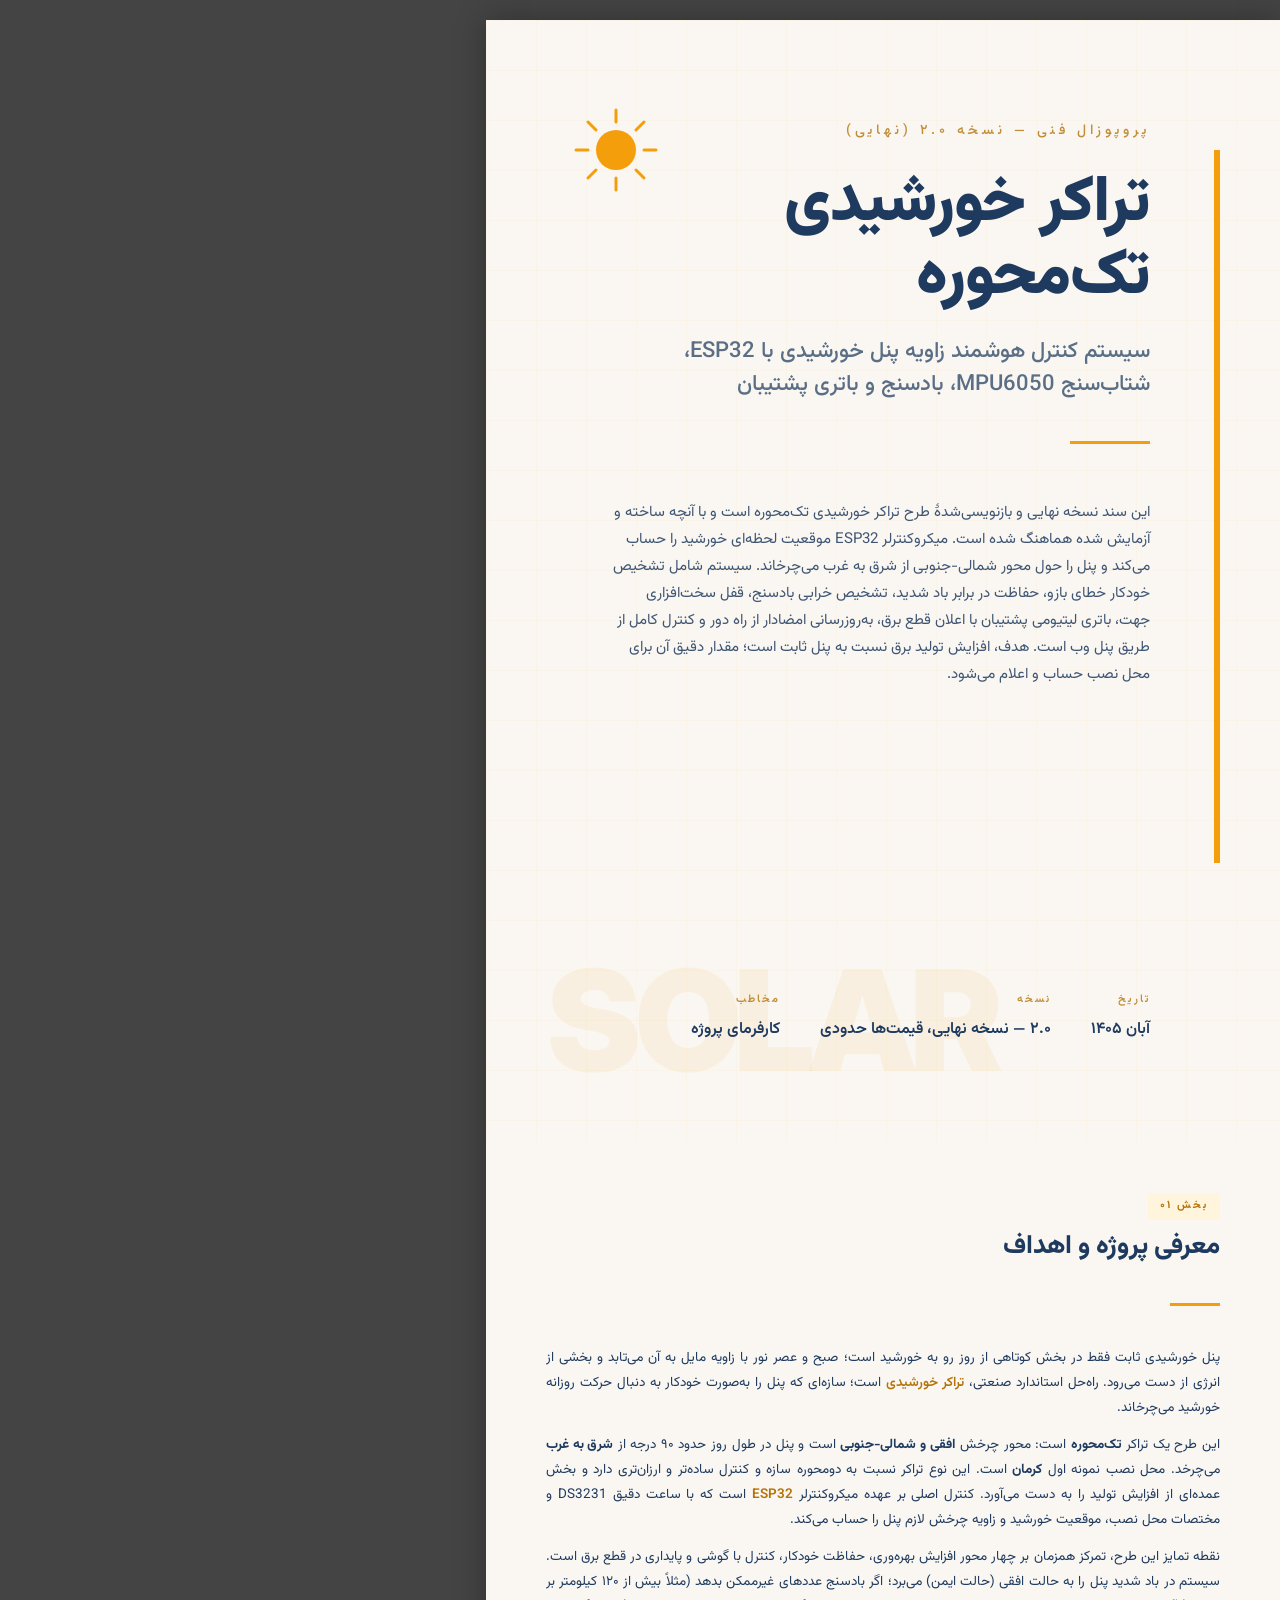
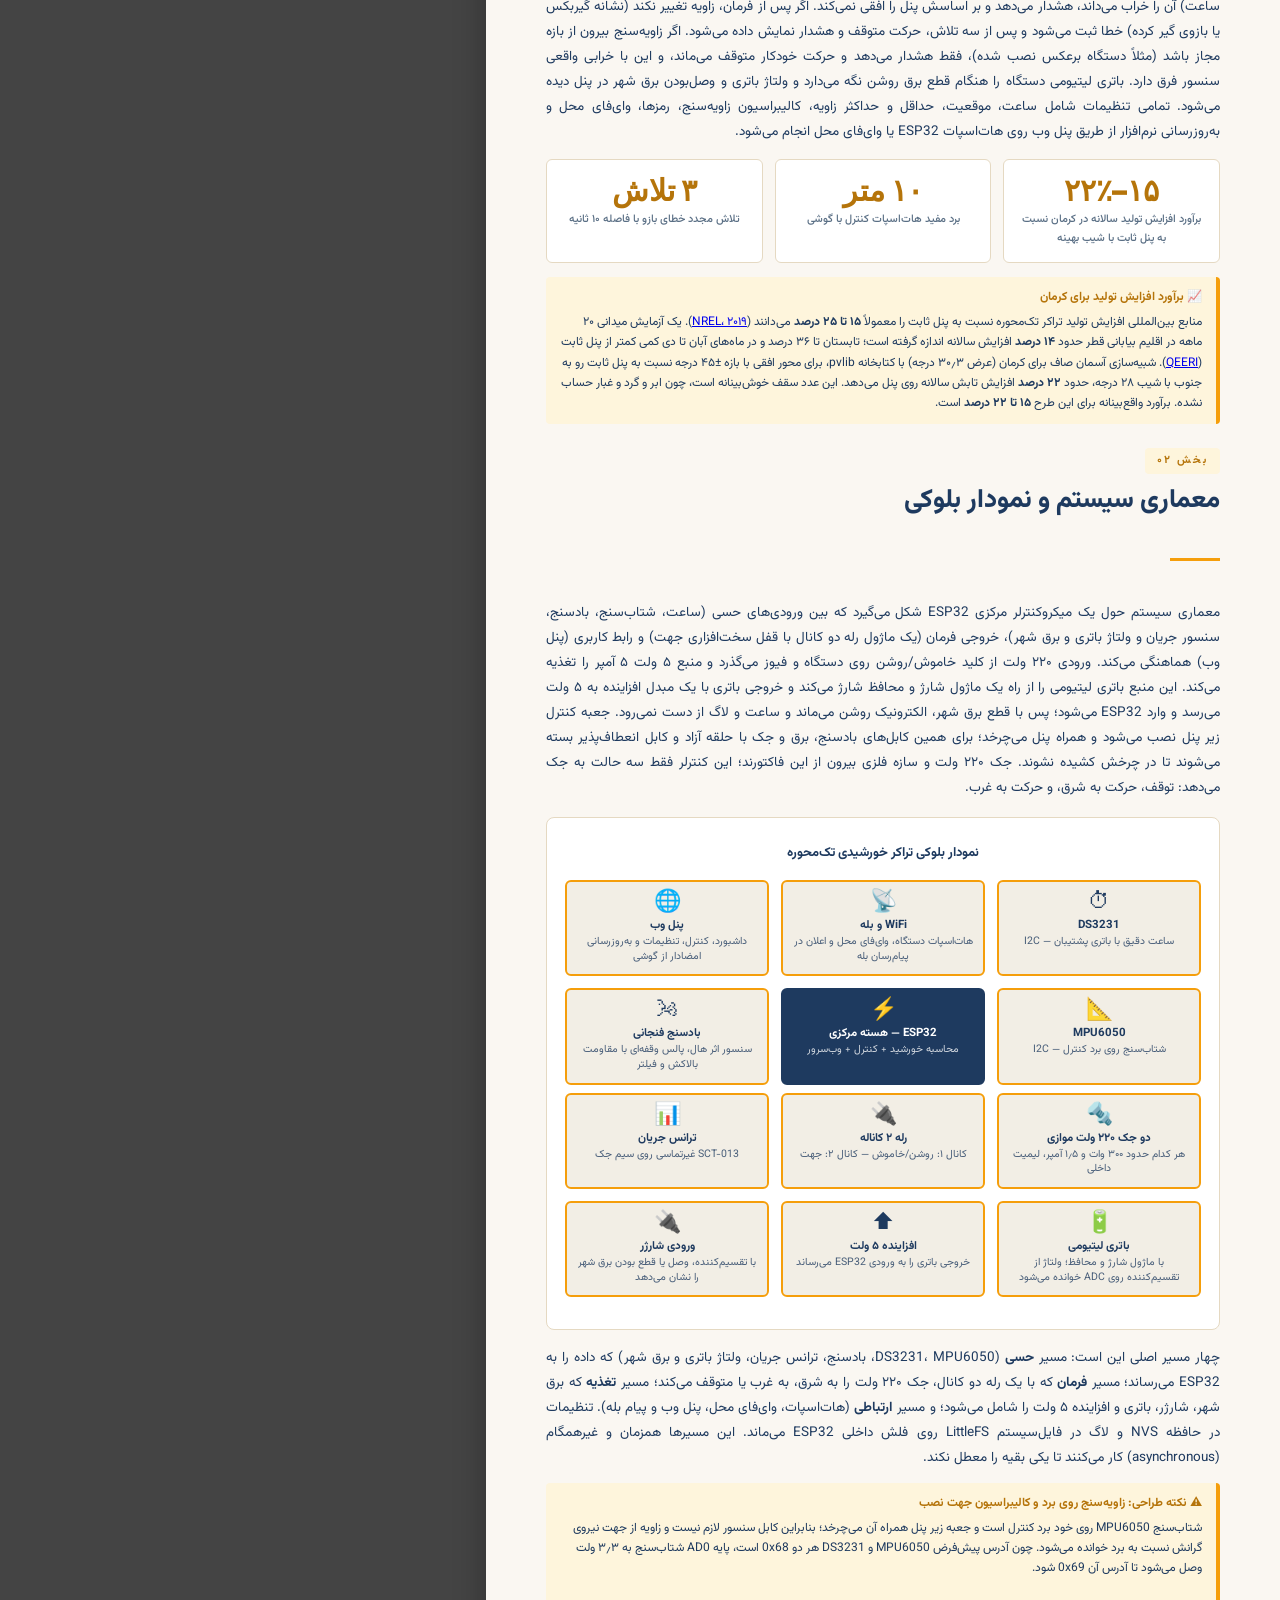
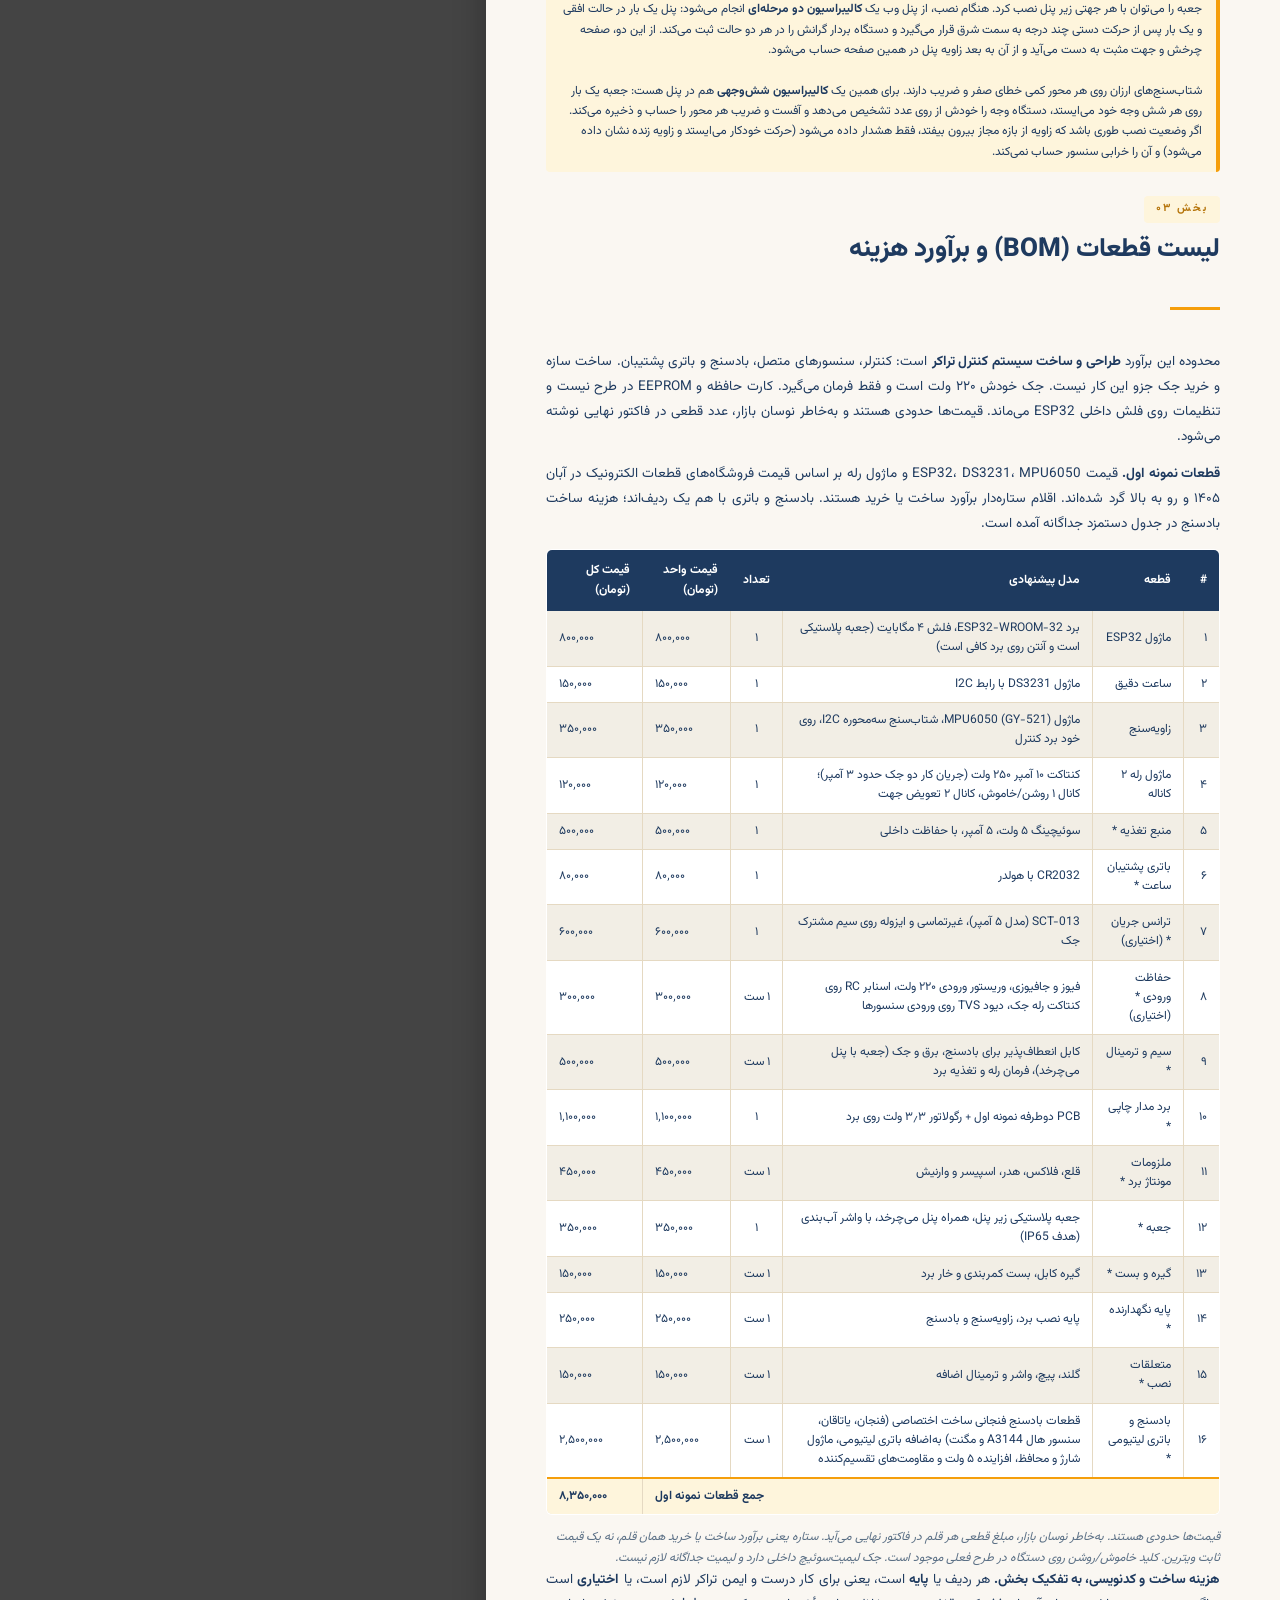
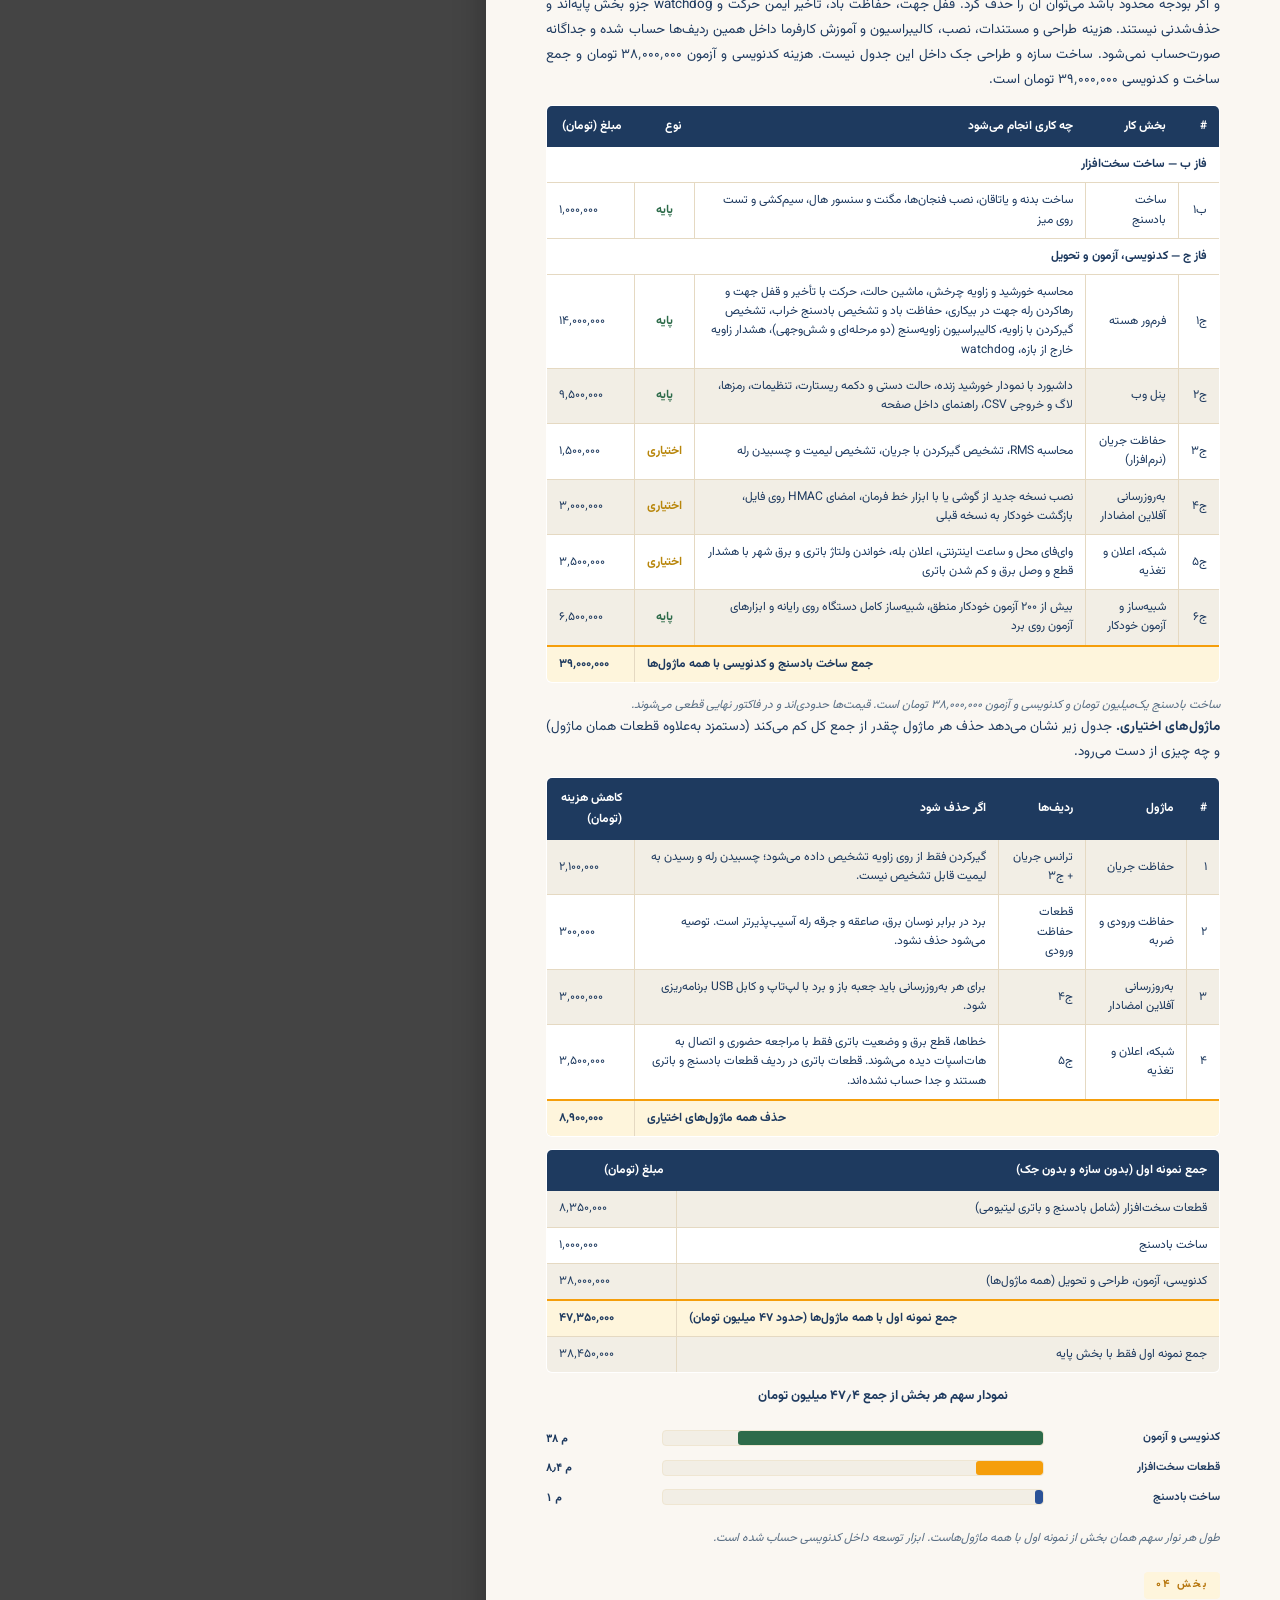
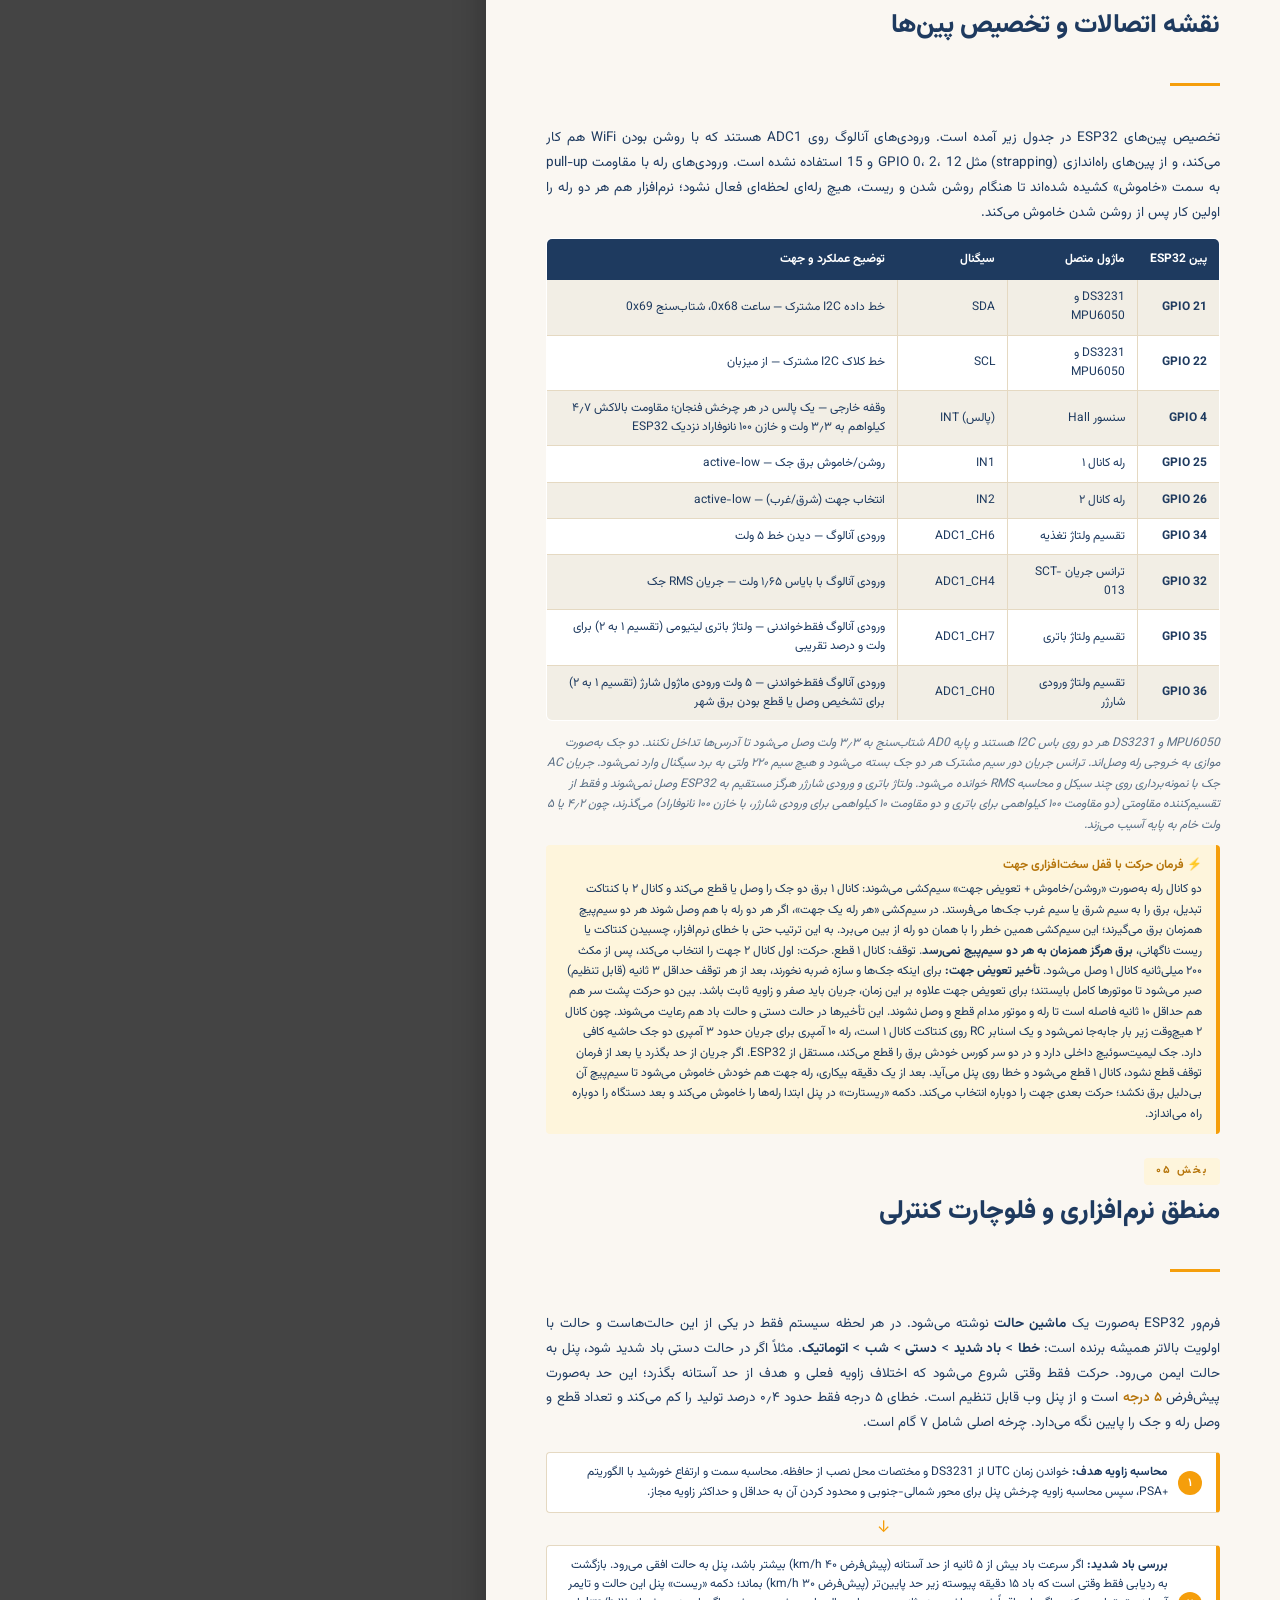
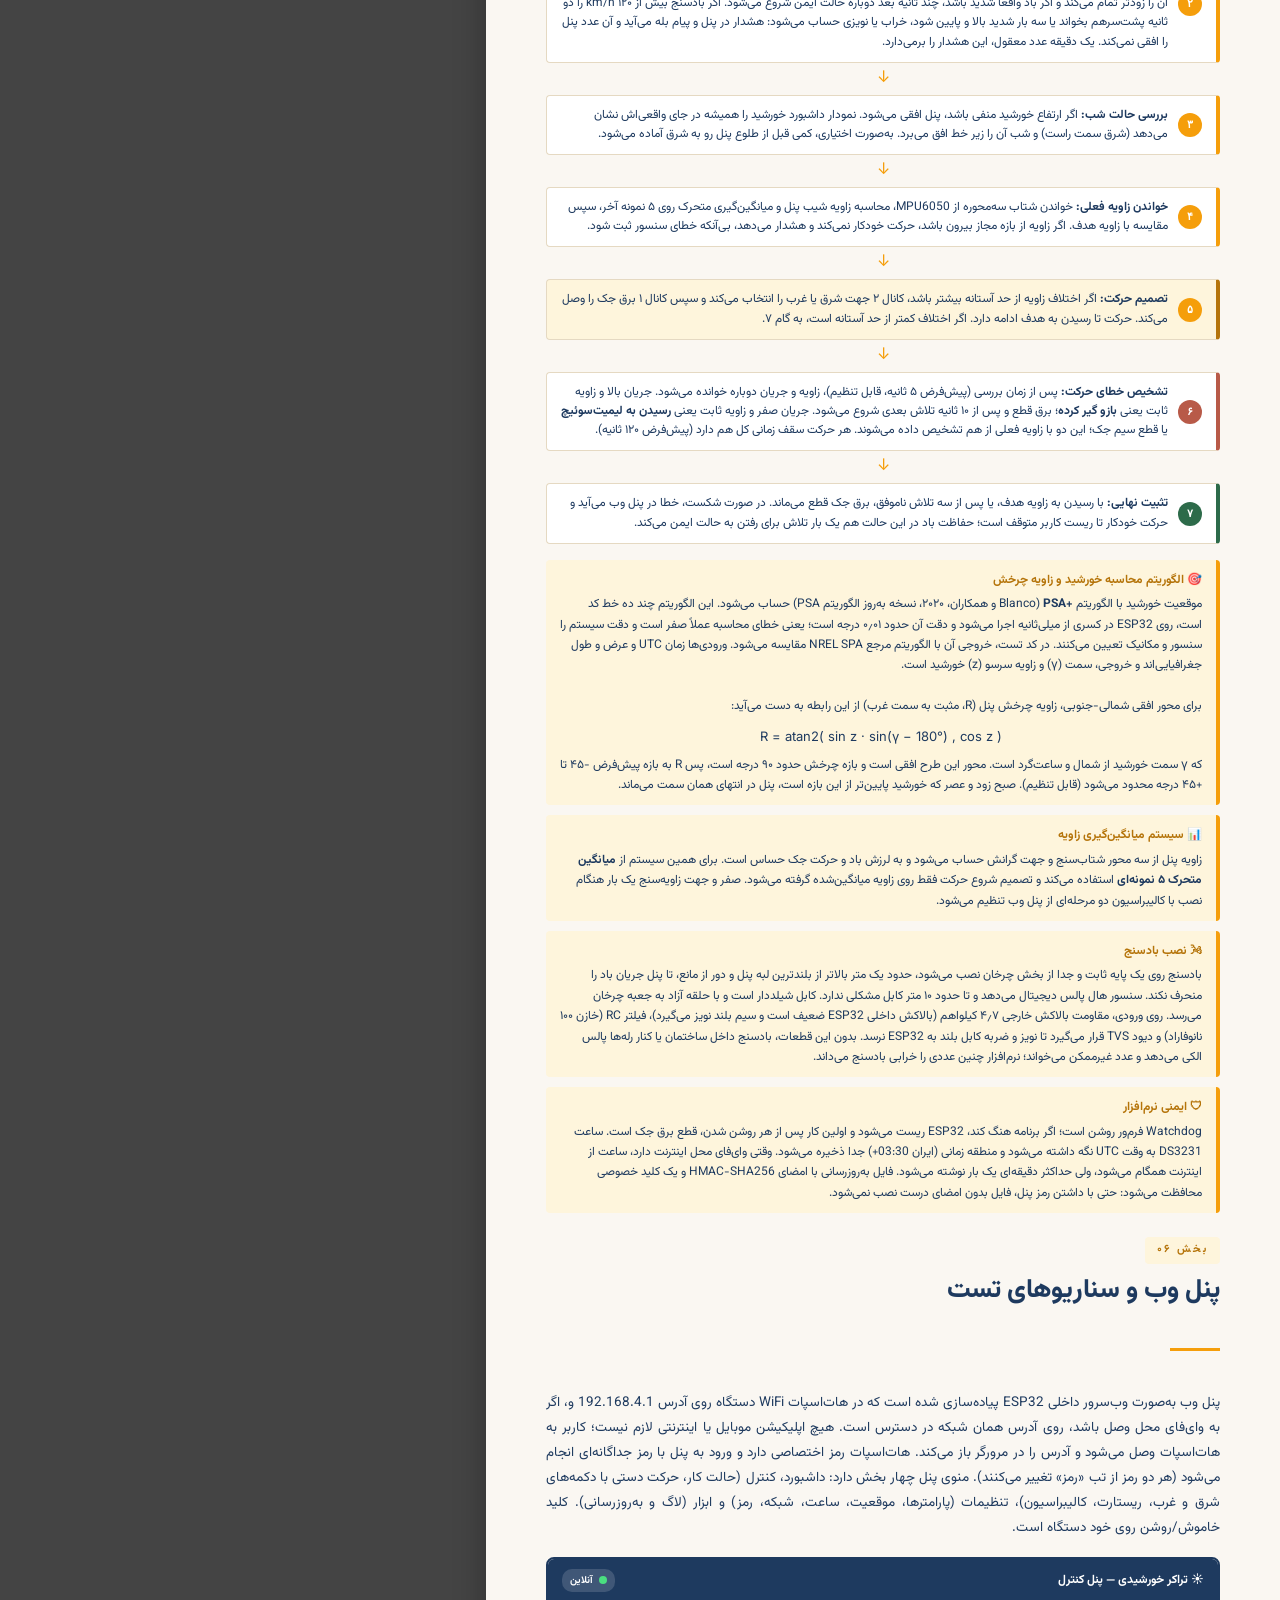
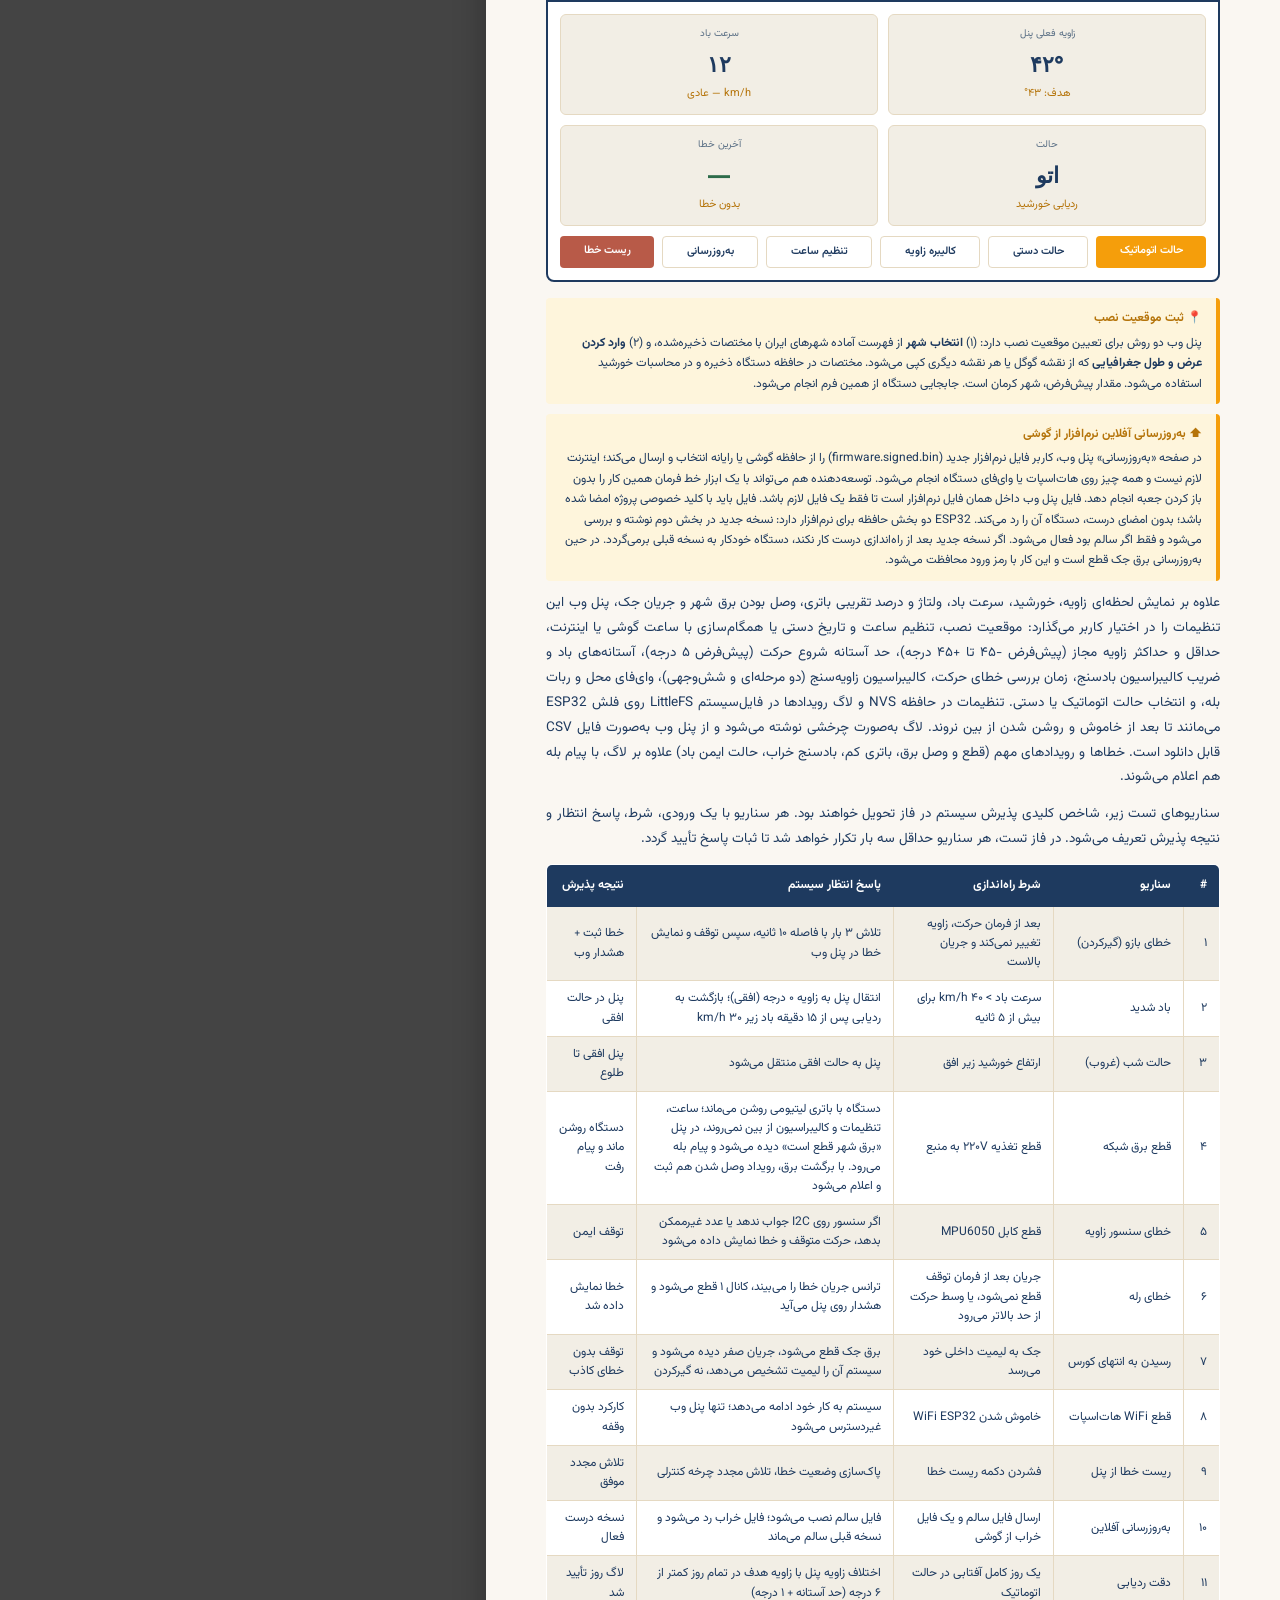
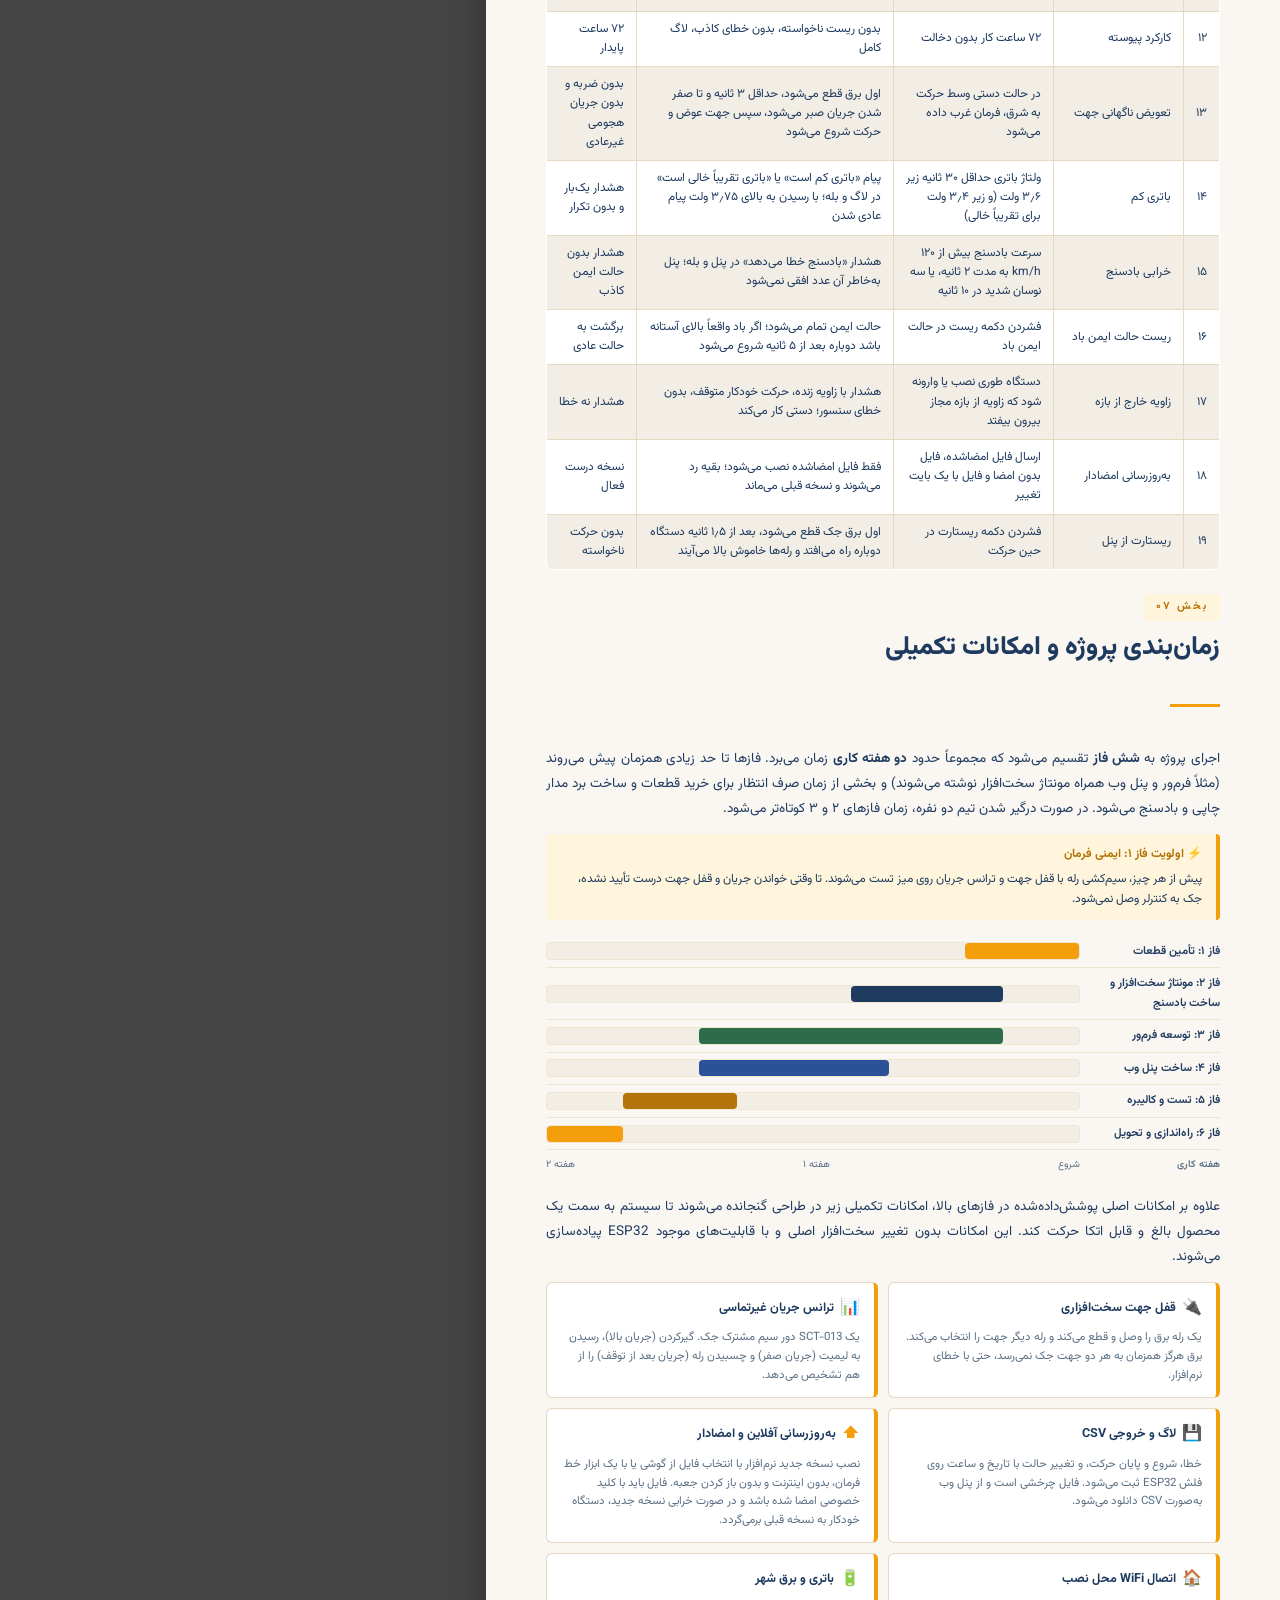
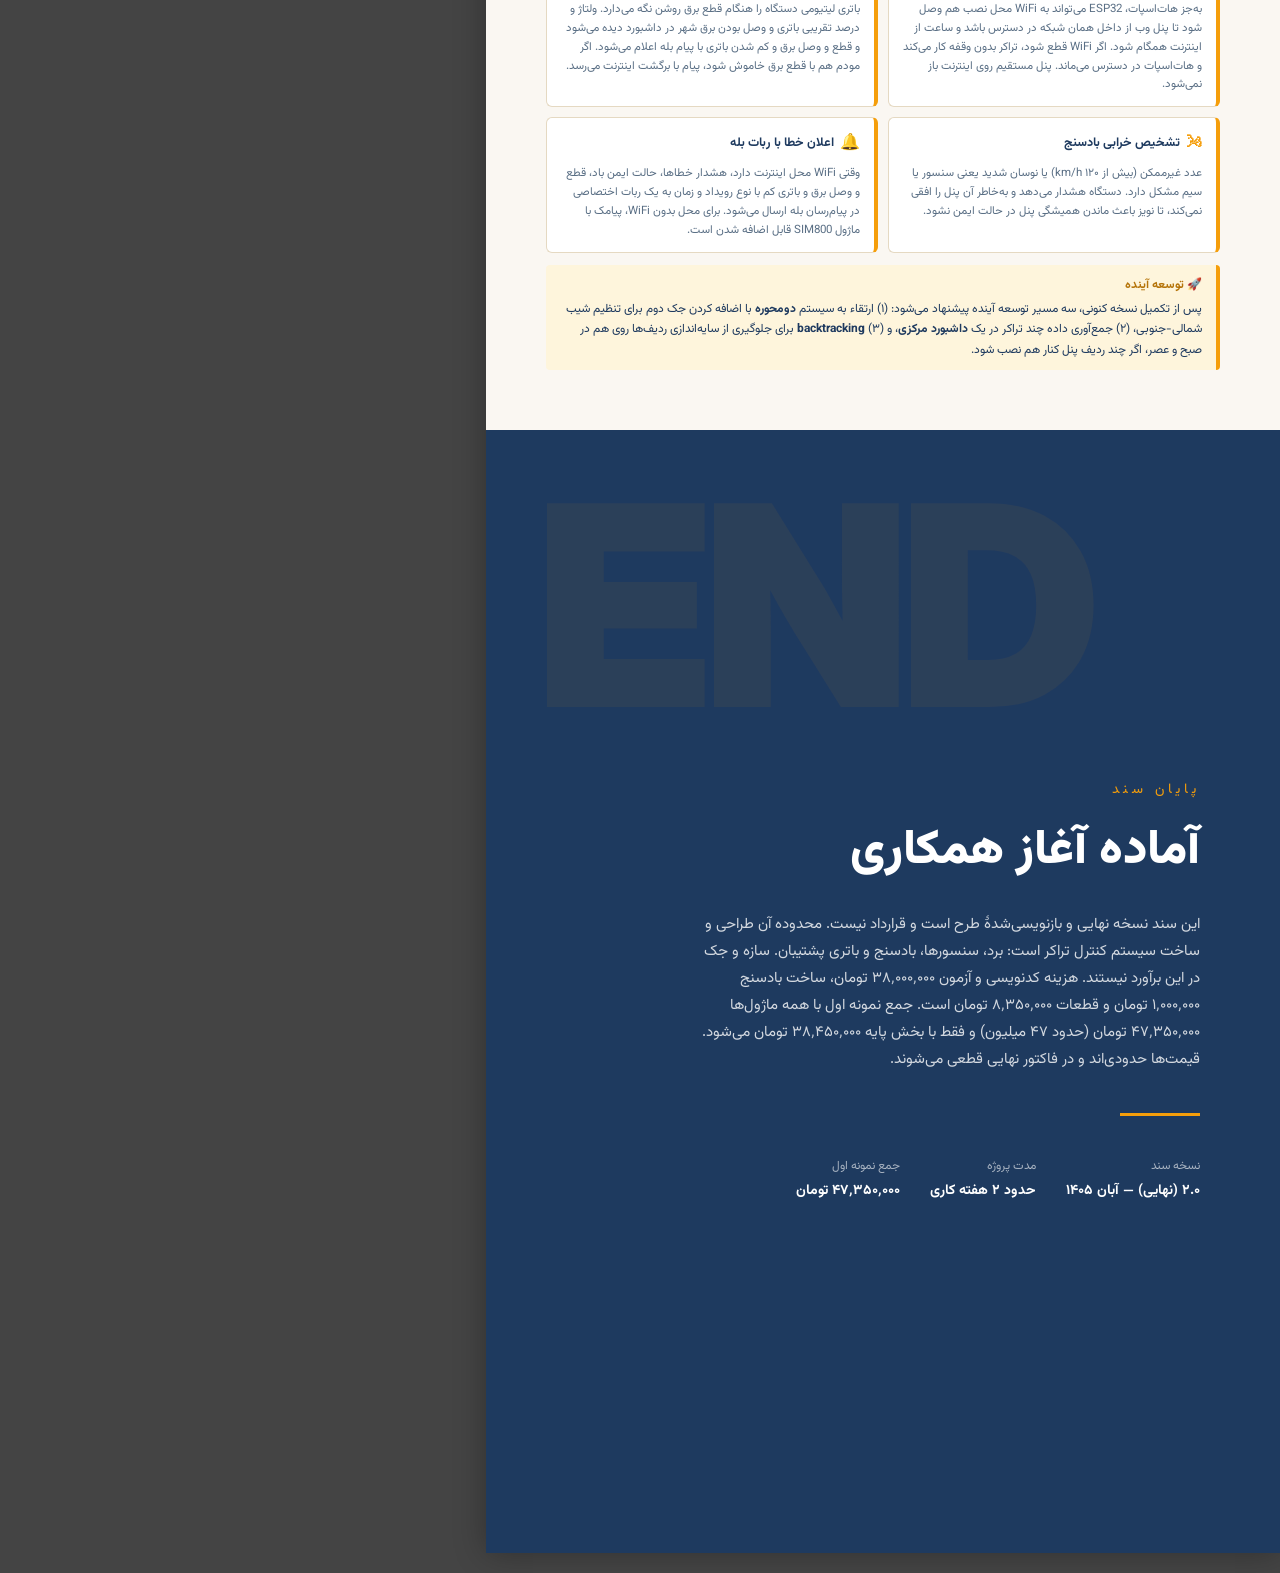
<file: docs/solar_tracker_proposal_v2.html>
<!DOCTYPE html>
<html lang="fa" dir="rtl">
<head>
<meta charset="UTF-8">
<meta name="viewport" content="width=device-width, initial-scale=1.0">
<title>پروپوزال تراکر خورشیدی تک‌محوره</title>
<link rel="preconnect" href="https://fonts.googleapis.com">
<link rel="preconnect" href="https://fonts.gstatic.com" crossorigin>
<link href="https://fonts.googleapis.com/css2?family=Vazirmatn:wght@300;400;500;600;700;800;900&family=Inter:wght@400;600;700&display=swap" rel="stylesheet">
<style>
  @page {
    size: 794px 1123px;
    margin: 0;
  }
  :root {
    --c-bg: #FAF7F2;
    --c-bg-section: #F2EEE5;
    --c-bg-card: #FFFFFF;
    --c-text: #1E3A5F;
    --c-text-muted: #5A6F85;
    --c-accent: #F59E0B;
    --c-accent-d: #B5740A;
    --c-accent-l: #FDE4AC;
    --c-accent-xl: #FEF5DC;
    --c-border: #E5D9C2;
    --c-border-l: #EFE6D2;
    --c-success: #2D6B4A;
    --c-success-l: #D9E8DD;
    --c-error: #B85A48;
    --c-error-l: #F2D8D2;
    --c-info: #2A5298;
    --c-info-l: #DCE6F5;
  }
  * {
    box-sizing: border-box;
  }
  html, body {
    margin: 0;
    padding: 0;
    width: 794px;
    background: var(--c-bg);
    color: var(--c-text);
    font-family: 'Vazirmatn', 'Inter', sans-serif;
    direction: rtl;
    line-height: 1.7;
    font-size: 14px;
  }
  @media screen {
    html {
      height: auto;
      display: flex;
      justify-content: center;
      background: #444;
    }
    body {
      transform-origin: top center;
      margin: 20px auto;
      box-shadow: 0 0 30px rgba(0,0,0,0.3);
    }
  }

  /* ===== Cover Page ===== */
  .cover {
    width: 794px;
    height: 1123px;
    position: relative;
    background: var(--c-bg);
    overflow: hidden;
    break-after: page;
    page-break-after: always;
  }
  .cover-bg {
    position: absolute;
    inset: 0;
    overflow: hidden;
    z-index: 1;
  }
  .cover-grid {
    position: absolute;
    inset: 0;
    background-image:
      linear-gradient(to right, rgba(245, 158, 11, 0.04) 1px, transparent 1px),
      linear-gradient(to bottom, rgba(245, 158, 11, 0.04) 1px, transparent 1px);
    background-size: 50px 50px;
  }
  .cover-watermark {
    position: absolute;
    bottom: 60px;
    left: 60px;
    font-family: 'Inter', sans-serif;
    font-size: 140px;
    font-weight: 900;
    color: rgba(245, 158, 11, 0.08);
    letter-spacing: -6px;
    line-height: 0.9;
  }
  .cover-anchor-line {
    position: absolute;
    right: 60px;
    top: 130px;
    bottom: 280px;
    width: 6px;
    background: var(--c-accent);
    z-index: 2;
  }
  .cover-content {
    position: absolute;
    inset: 0;
    z-index: 3;
    padding: 100px 130px 100px 60px;
    display: flex;
    flex-direction: column;
    justify-content: center;
  }
  .cover-kicker {
    font-size: 14px;
    font-weight: 500;
    color: var(--c-accent-d);
    letter-spacing: 4px;
    margin-bottom: 24px;
    opacity: 0.8;
  }
  .cover-title {
    font-size: 64px;
    font-weight: 900;
    color: var(--c-text);
    line-height: 1.15;
    margin: 0 0 20px 0;
    letter-spacing: -1px;
  }
  .cover-subtitle {
    font-size: 22px;
    font-weight: 500;
    color: var(--c-text-muted);
    line-height: 1.5;
    margin: 0 0 40px 0;
    max-width: 540px;
  }
  .cover-divider {
    width: 80px;
    height: 3px;
    background: var(--c-accent);
    margin-bottom: 40px;
  }
  .cover-summary {
    font-size: 15px;
    font-weight: 400;
    color: var(--c-text);
    line-height: 1.8;
    max-width: 540px;
    margin-bottom: 60px;
    opacity: 0.85;
  }
  .cover-meta {
    display: flex;
    gap: 40px;
    margin-top: auto;
  }
  .cover-meta-item {
    display: flex;
    flex-direction: column;
    gap: 6px;
  }
  .cover-meta-label {
    font-size: 11px;
    font-weight: 600;
    color: var(--c-accent-d);
    letter-spacing: 2px;
    opacity: 0.8;
  }
  .cover-meta-value {
    font-size: 16px;
    font-weight: 600;
    color: var(--c-text);
  }
  .cover-sun-icon {
    position: absolute;
    top: 80px;
    left: 80px;
    width: 100px;
    height: 100px;
    z-index: 2;
  }

  /* ===== Main Content ===== */
  .main-content {
    padding: 50px 60px 50px 60px;
  }

  /* Section headers */
  .section-header {
    break-after: avoid;
    page-break-after: avoid;
    break-inside: avoid;
    margin-bottom: 18px;
    margin-top: 0;
  }
  .section-header.spaced {
    margin-top: 24px;
  }
  .section-tag {
    display: inline-block;
    font-size: 11px;
    font-weight: 700;
    color: var(--c-accent-d);
    background: var(--c-accent-xl);
    padding: 4px 12px;
    border-radius: 4px;
    letter-spacing: 2px;
    margin-bottom: 10px;
  }
  .section-title {
    font-size: 26px;
    font-weight: 800;
    color: var(--c-text);
    margin: 0 0 40px 0;
    line-height: 1.3;
  }
  .section-subtitle {
    font-size: 14px;
    font-weight: 400;
    color: var(--c-text-muted);
    margin: 0 0 14px 0;
    line-height: 1.5;
  }
  .section-divider {
    width: 50px;
    height: 3px;
    background: var(--c-accent);
    margin-bottom: 40px;
  }

  /* Body text */
  .body-text {
    font-size: 13.5px;
    line-height: 1.85;
    color: var(--c-text);
    margin: 0 0 12px 0;
    text-align: justify;
  }
  .body-text strong {
    color: var(--c-text);
    font-weight: 700;
  }
  .body-text .accent {
    color: var(--c-accent-d);
    font-weight: 600;
  }

  /* Cards */
  .card {
    break-inside: avoid;
    page-break-inside: avoid;
    background: var(--c-bg-card);
    border: 1px solid var(--c-border);
    border-radius: 6px;
    padding: 16px 18px;
    margin-bottom: 12px;
    border-right: 4px solid var(--c-accent);
  }
  .card-title {
    font-size: 14px;
    font-weight: 700;
    color: var(--c-text);
    margin: 0 0 6px 0;
  }
  .card-text {
    font-size: 12.5px;
    line-height: 1.7;
    color: var(--c-text-muted);
    margin: 0;
  }

  /* Two-column grid */
  .grid-2 {
    display: grid;
    grid-template-columns: 1fr 1fr;
    gap: 12px;
    margin-bottom: 12px;
  }

  /* Tables */
  table {
    width: 100%;
    border-collapse: collapse;
    margin: 12px 0;
    background: var(--c-bg-card);
    border-radius: 6px;
    overflow: hidden;
    border: 1px solid var(--c-border);
    break-inside: avoid;
    page-break-inside: avoid;
    font-size: 12px;
  }
  thead {
    display: table-header-group;
  }
  th {
    background: var(--c-text);
    color: white;
    font-weight: 700;
    text-align: right;
    padding: 10px 12px;
    font-size: 12px;
    border: 1px solid var(--c-text);
  }
  td {
    padding: 8px 12px;
    border: 1px solid var(--c-border);
    vertical-align: middle;
    text-align: right;
    line-height: 1.6;
  }
  tbody tr:nth-child(odd) {
    background: var(--c-bg-section);
  }
  tbody tr:nth-child(even) {
    background: var(--c-bg-card);
  }
  tr {
    break-inside: avoid;
    page-break-inside: avoid;
  }
  .table-total td {
    background: var(--c-accent-xl);
    font-weight: 700;
    color: var(--c-text);
    border-top: 2px solid var(--c-accent);
  }
  .table-caption {
    font-size: 12px;
    color: var(--c-text-muted);
    font-style: italic;
    margin: 8px 0 0 0;
    text-align: right;
  }

  /* Diagrams */
  .arch-diagram {
    background: var(--c-bg-card);
    border: 1px solid var(--c-border);
    border-radius: 8px;
    padding: 24px 18px;
    margin: 16px 0;
    break-inside: avoid;
    page-break-inside: avoid;
  }
  .arch-title {
    font-size: 13px;
    font-weight: 700;
    color: var(--c-text);
    text-align: center;
    margin-bottom: 16px;
  }
  .arch-grid {
    display: grid;
    grid-template-columns: 1fr 1fr 1fr;
    gap: 12px;
    margin-bottom: 12px;
  }
  .arch-block {
    background: var(--c-bg-section);
    border: 2px solid var(--c-accent);
    border-radius: 6px;
    padding: 10px 8px;
    text-align: center;
  }
  .arch-block.esp {
    background: var(--c-text);
    color: white;
    border-color: var(--c-text);
  }
  .arch-block-icon {
    font-size: 22px;
    margin-bottom: 4px;
    line-height: 1;
  }
  .arch-block-name {
    font-size: 11.5px;
    font-weight: 700;
    line-height: 1.3;
  }
  .arch-block-desc {
    font-size: 10.5px;
    opacity: 0.8;
    margin-top: 2px;
    line-height: 1.4;
  }

  /* Flowchart */
  .flowchart {
    display: flex;
    flex-direction: column;
    gap: 8px;
    align-items: stretch;
    margin: 16px 0;
    break-inside: avoid;
    page-break-inside: avoid;
  }
  .flow-step {
    background: var(--c-bg-card);
    border: 1px solid var(--c-border);
    border-right: 4px solid var(--c-accent);
    border-radius: 4px;
    padding: 10px 14px;
    font-size: 12px;
    line-height: 1.6;
    display: flex;
    align-items: center;
    gap: 10px;
  }
  .flow-num {
    background: var(--c-accent);
    color: white;
    width: 24px;
    height: 24px;
    border-radius: 50%;
    display: flex;
    align-items: center;
    justify-content: center;
    font-size: 11px;
    font-weight: 700;
    flex-shrink: 0;
    font-family: 'Inter', sans-serif;
  }
  .flow-arrow {
    text-align: center;
    color: var(--c-accent);
    font-size: 16px;
    line-height: 1;
  }
  .flow-step.error {
    border-right-color: var(--c-error);
  }
  .flow-step.error .flow-num {
    background: var(--c-error);
  }
  .flow-step.success {
    border-right-color: var(--c-success);
  }
  .flow-step.success .flow-num {
    background: var(--c-success);
  }
  .flow-step.decision {
    background: var(--c-accent-xl);
    border-right-color: var(--c-accent-d);
  }

  /* Web panel mockup */
  .web-mockup {
    background: var(--c-bg-card);
    border: 2px solid var(--c-text);
    border-radius: 8px;
    overflow: hidden;
    margin: 16px 0;
    break-inside: avoid;
    page-break-inside: avoid;
  }
  .web-header {
    background: var(--c-text);
    color: white;
    padding: 10px 14px;
    font-size: 12px;
    font-weight: 700;
    display: flex;
    justify-content: space-between;
    align-items: center;
  }
  .web-status {
    display: flex;
    align-items: center;
    gap: 6px;
    font-size: 10px;
    background: rgba(255,255,255,0.15);
    padding: 3px 8px;
    border-radius: 10px;
  }
  .web-status-dot {
    width: 8px;
    height: 8px;
    background: #4ADE80;
    border-radius: 50%;
  }
  .web-body {
    padding: 12px;
    display: grid;
    grid-template-columns: 1fr 1fr;
    gap: 10px;
  }
  .web-gauge {
    background: var(--c-bg-section);
    border-radius: 6px;
    padding: 10px 12px;
    text-align: center;
    border: 1px solid var(--c-border);
  }
  .web-gauge-label {
    font-size: 10px;
    color: var(--c-text-muted);
    margin-bottom: 4px;
  }
  .web-gauge-value {
    font-size: 22px;
    font-weight: 800;
    color: var(--c-text);
    font-family: 'Inter', sans-serif;
  }
  .web-gauge-unit {
    font-size: 11px;
    color: var(--c-accent-d);
    margin-top: 2px;
  }
  .web-controls {
    grid-column: 1 / -1;
    display: flex;
    gap: 8px;
    flex-wrap: wrap;
  }
  .web-btn {
    background: var(--c-accent);
    color: white;
    padding: 6px 12px;
    border-radius: 4px;
    font-size: 11px;
    font-weight: 600;
    flex: 1 1 auto;
    min-width: 80px;
    text-align: center;
  }
  .web-btn.secondary {
    background: var(--c-bg-card);
    color: var(--c-text);
    border: 1px solid var(--c-border);
  }
  .web-btn.danger {
    background: var(--c-error);
  }

  /* Timeline (Gantt-like) */
  .timeline {
    margin: 16px 0;
    break-inside: avoid;
    page-break-inside: avoid;
  }
  .timeline-row {
    display: grid;
    grid-template-columns: 130px 1fr;
    gap: 10px;
    align-items: center;
    padding: 6px 0;
    border-bottom: 1px solid var(--c-border-l);
    font-size: 11.5px;
  }
  .timeline-label {
    font-weight: 600;
    color: var(--c-text);
  }
  .timeline-bar-wrap {
    background: var(--c-bg-section);
    border-radius: 4px;
    height: 18px;
    position: relative;
    border: 1px solid var(--c-border-l);
  }
  .timeline-bar {
    position: absolute;
    top: 0;
    bottom: 0;
    background: var(--c-accent);
    border-radius: 4px;
    right: 0;
  }
  .timeline-bar.alt {
    background: var(--c-text);
  }
  .timeline-bar.alt2 {
    background: var(--c-success);
  }
  .timeline-bar.alt3 {
    background: var(--c-info);
  }
  .timeline-bar.alt4 {
    background: var(--c-accent-d);
  }

  .price-chart {
    margin: 8px 0 16px 0;
    break-inside: avoid;
    page-break-inside: avoid;
  }
  .price-row {
    display: grid;
    grid-template-columns: 168px 1fr 108px;
    gap: 8px;
    align-items: center;
    padding: 5px 0;
    font-size: 11.5px;
  }
  .price-label {
    font-weight: 600;
    color: var(--c-text);
  }
  .price-track {
    background: var(--c-bg-section);
    border-radius: 4px;
    height: 16px;
    border: 1px solid var(--c-border-l);
    overflow: hidden;
  }
  .price-fill {
    height: 100%;
    background: var(--c-accent);
    border-radius: 3px;
  }
  .price-fill.b { background: var(--c-text); }
  .price-fill.c { background: var(--c-info); }
  .price-fill.d { background: var(--c-success); }
  .price-fill.e { background: var(--c-accent-d); }
  .price-fill.f { background: var(--c-error); }
  table.pin-table th:first-child,
  table.pin-table td:first-child {
    white-space: nowrap;
    width: 1%;
  }
  .price-num {
    font-family: 'Inter', sans-serif;
    font-weight: 700;
    font-size: 11px;
    text-align: left;
    direction: ltr;
  }

  /* Feature cards */
  .feature-grid {
    display: grid;
    grid-template-columns: 1fr 1fr;
    gap: 10px;
    margin: 12px 0;
  }
  .feature-card {
    background: var(--c-bg-card);
    border: 1px solid var(--c-border);
    border-right: 4px solid var(--c-accent);
    border-radius: 6px;
    padding: 12px 14px;
    break-inside: avoid;
    page-break-inside: avoid;
  }
  .feature-card-title {
    font-size: 12.5px;
    font-weight: 700;
    color: var(--c-text);
    margin: 0 0 6px 0;
    display: flex;
    align-items: center;
    gap: 6px;
  }
  .feature-card-icon {
    color: var(--c-accent);
    font-size: 16px;
  }
  .feature-card-text {
    font-size: 11.5px;
    line-height: 1.65;
    color: var(--c-text-muted);
    margin: 0;
  }

  /* Stat row */
  .stat-row {
    display: grid;
    grid-template-columns: 1fr 1fr 1fr;
    gap: 12px;
    margin: 14px 0;
    break-inside: avoid;
    page-break-inside: avoid;
  }
  .stat-card {
    background: var(--c-bg-card);
    border: 1px solid var(--c-border);
    border-radius: 6px;
    padding: 14px 16px;
    text-align: center;
  }
  .stat-num {
    font-size: 30px;
    font-weight: 900;
    color: var(--c-accent-d);
    font-family: 'Inter', sans-serif;
    line-height: 1.1;
  }
  .stat-label {
    font-size: 11px;
    color: var(--c-text-muted);
    margin-top: 4px;
    font-weight: 500;
  }

  /* Notes / callouts */
  .note {
    background: var(--c-accent-xl);
    border-right: 4px solid var(--c-accent);
    border-radius: 4px;
    padding: 10px 14px;
    margin: 10px 0;
    font-size: 12px;
    line-height: 1.7;
    color: var(--c-text);
    break-inside: avoid;
    page-break-inside: avoid;
  }
  .note-title {
    font-weight: 700;
    color: var(--c-accent-d);
    margin-bottom: 4px;
    font-size: 12px;
  }

  /* Ending */
  .ending {
    width: 794px;
    height: 1123px;
    background: var(--c-text);
    color: white;
    position: relative;
    overflow: hidden;
    break-before: page;
    page-break-before: always;
    padding: 100px 80px;
    display: flex;
    flex-direction: column;
    justify-content: center;
  }
  .ending-watermark {
    position: absolute;
    top: 50px;
    left: 50px;
    font-size: 280px;
    font-weight: 900;
    color: rgba(245, 158, 11, 0.06);
    font-family: 'Inter', sans-serif;
    line-height: 0.9;
    letter-spacing: -10px;
  }
  .ending-content {
    position: relative;
    z-index: 2;
  }
  .ending-tag {
    font-size: 14px;
    color: var(--c-accent);
    letter-spacing: 4px;
    margin-bottom: 20px;
  }
  .ending-title {
    font-size: 48px;
    font-weight: 900;
    color: white;
    line-height: 1.2;
    margin: 0 0 30px 0;
    max-width: 500px;
  }
  .ending-text {
    font-size: 15px;
    color: rgba(255,255,255,0.8);
    line-height: 1.8;
    max-width: 500px;
    margin-bottom: 40px;
  }
  .ending-divider {
    width: 80px;
    height: 3px;
    background: var(--c-accent);
    margin-bottom: 40px;
  }
  .ending-meta {
    display: flex;
    gap: 30px;
  }
  .ending-meta-item {
    font-size: 12px;
    color: rgba(255,255,255,0.6);
  }
  .ending-meta-item strong {
    display: block;
    color: white;
    font-size: 14px;
    margin-top: 4px;
  }
</style>
</head>
<body>

<!-- ============================== COVER PAGE ============================== -->
<div class="cover">
  <div class="cover-bg">
    <div class="cover-grid"></div>
    <div class="cover-watermark">SOLAR</div>
  </div>

  <div class="cover-anchor-line"></div>

  <svg class="cover-sun-icon" viewBox="0 0 100 100" xmlns="http://www.w3.org/2000/svg">
    <circle cx="50" cy="50" r="20" fill="#F59E0B"/>
    <g stroke="#F59E0B" stroke-width="3" stroke-linecap="round">
      <line x1="50" y1="10" x2="50" y2="22"/>
      <line x1="50" y1="78" x2="50" y2="90"/>
      <line x1="10" y1="50" x2="22" y2="50"/>
      <line x1="78" y1="50" x2="90" y2="50"/>
      <line x1="22" y1="22" x2="30" y2="30"/>
      <line x1="70" y1="70" x2="78" y2="78"/>
      <line x1="78" y1="22" x2="70" y2="30"/>
      <line x1="22" y1="78" x2="30" y2="70"/>
    </g>
  </svg>

  <div class="cover-content">
    <div class="cover-kicker">پروپوزال فنی — نسخه ۲.۰ (نهایی)</div>
    <h1 class="cover-title">تراکر خورشیدی<br>تک‌محوره</h1>
    <p class="cover-subtitle">سیستم کنترل هوشمند زاویه پنل خورشیدی با ESP32، شتاب‌سنج MPU6050، بادسنج و باتری پشتیبان</p>
    <div class="cover-divider"></div>
    <p class="cover-summary">
    این سند نسخه نهایی و بازنویسی‌شدهٔ طرح تراکر خورشیدی تک‌محوره است و با آنچه ساخته و آزمایش شده هماهنگ شده است. میکروکنترلر ESP32 موقعیت لحظه‌ای خورشید را حساب می‌کند و پنل را حول محور شمالی-جنوبی از شرق به غرب می‌چرخاند. سیستم شامل تشخیص خودکار خطای بازو، حفاظت در برابر باد شدید، تشخیص خرابی بادسنج، قفل سخت‌افزاری جهت، باتری لیتیومی پشتیبان با اعلان قطع برق، به‌روزرسانی امضادار از راه دور و کنترل کامل از طریق پنل وب است. هدف، افزایش تولید برق نسبت به پنل ثابت است؛ مقدار دقیق آن برای محل نصب حساب و اعلام می‌شود.
  </p>
    <div class="cover-meta">
      <div class="cover-meta-item">
        <span class="cover-meta-label">تاریخ</span>
        <span class="cover-meta-value">آبان ۱۴۰۵</span>
      </div>
      <div class="cover-meta-item">
        <span class="cover-meta-label">نسخه</span>
        <span class="cover-meta-value">۲.۰ — نسخه نهایی، قیمت‌ها حدودی</span>
      </div>
      <div class="cover-meta-item">
        <span class="cover-meta-label">مخاطب</span>
        <span class="cover-meta-value">کارفرمای پروژه</span>
      </div>
    </div>
  </div>
</div>

<!-- ============================== MAIN CONTENT ============================== -->
<div class="main-content">

  <!-- ===== SECTION 1: Introduction ===== -->
  <div class="section-header">
    <span class="section-tag">بخش ۰۱</span>
    <h2 class="section-title">معرفی پروژه و اهداف</h2>
    <div class="section-divider"></div>
  </div>

  <p class="body-text">
    پنل خورشیدی ثابت فقط در بخش کوتاهی از روز رو به خورشید است؛ صبح و عصر نور با زاویه مایل به آن می‌تابد و بخشی از انرژی از دست می‌رود. راه‌حل استاندارد صنعتی، <span class="accent">تراکر خورشیدی</span> است؛ سازه‌ای که پنل را به‌صورت خودکار به دنبال حرکت روزانه خورشید می‌چرخاند.
  </p>

  <p class="body-text">
    این طرح یک تراکر <strong>تک‌محوره</strong> است: محور چرخش <strong>افقی و شمالی-جنوبی</strong> است و پنل در طول روز حدود ۹۰ درجه از <strong>شرق به غرب</strong> می‌چرخد. محل نصب نمونه اول <strong>کرمان</strong> است. این نوع تراکر نسبت به دومحوره سازه و کنترل ساده‌تر و ارزان‌تری دارد و بخش عمده‌ای از افزایش تولید را به دست می‌آورد. کنترل اصلی بر عهده میکروکنترلر <span class="accent">ESP32</span> است که با ساعت دقیق DS3231 و مختصات محل نصب، موقعیت خورشید و زاویه چرخش لازم پنل را حساب می‌کند.
  </p>

  <p class="body-text">
    نقطه تمایز این طرح، تمرکز همزمان بر چهار محور افزایش بهره‌وری، حفاظت خودکار، کنترل با گوشی و پایداری در قطع برق است. سیستم در باد شدید پنل را به حالت افقی (حالت ایمن) می‌برد؛ اگر بادسنج عددهای غیرممکن بدهد (مثلاً بیش از ۱۲۰ کیلومتر بر ساعت) آن را خراب می‌داند، هشدار می‌دهد و بر اساسش پنل را افقی نمی‌کند. اگر پس از فرمان، زاویه تغییر نکند (نشانه گیربکس یا بازوی گیر کرده) خطا ثبت می‌شود و پس از سه تلاش، حرکت متوقف و هشدار نمایش داده می‌شود. اگر زاویه‌سنج بیرون از بازه مجاز باشد (مثلاً دستگاه برعکس نصب شده)، فقط هشدار می‌دهد و حرکت خودکار متوقف می‌ماند، و این با خرابی واقعی سنسور فرق دارد. باتری لیتیومی دستگاه را هنگام قطع برق روشن نگه می‌دارد و ولتاژ باتری و وصل‌بودن برق شهر در پنل دیده می‌شود. تمامی تنظیمات شامل ساعت، موقعیت، حداقل و حداکثر زاویه، کالیبراسیون زاویه‌سنج، رمزها، وای‌فای محل و به‌روزرسانی نرم‌افزار از طریق پنل وب روی هات‌اسپات ESP32 یا وای‌فای محل انجام می‌شود.
  </p>

  <div class="stat-row">
    <div class="stat-card">
      <div class="stat-num">۱۵–۲۲٪</div>
      <div class="stat-label">برآورد افزایش تولید سالانه در کرمان نسبت به پنل ثابت با شیب بهینه</div>
    </div>
    <div class="stat-card">
      <div class="stat-num">۱۰ متر</div>
      <div class="stat-label">برد مفید هات‌اسپات کنترل با گوشی</div>
    </div>
    <div class="stat-card">
      <div class="stat-num">۳ تلاش</div>
      <div class="stat-label">تلاش مجدد خطای بازو با فاصله ۱۰ ثانیه</div>
    </div>
  </div>

  <div class="note">
    <div class="note-title">📈 برآورد افزایش تولید برای کرمان</div>
    منابع بین‌المللی افزایش تولید تراکر تک‌محوره نسبت به پنل ثابت را معمولاً <strong>۱۵ تا ۲۵ درصد</strong> می‌دانند (<a href="https://www.nrel.gov/docs/fy19osti/72039.pdf">NREL، ۲۰۱۹</a>). یک آزمایش میدانی ۲۰ ماهه در اقلیم بیابانی قطر حدود <strong>۱۴ درصد</strong> افزایش سالانه اندازه گرفته است؛ تابستان تا ۳۶ درصد و در ماه‌های آبان تا دی کمی کمتر از پنل ثابت (<a href="https://elmi.hbku.edu.qa/en/publications/yield-assessment-of-tracked-pv-systems-in-desert-climates/">QEERI</a>). شبیه‌سازی آسمان صاف برای کرمان (عرض ۳۰٫۳ درجه) با کتابخانه pvlib، برای محور افقی با بازه ±۴۵ درجه نسبت به پنل ثابت رو به جنوب با شیب ۲۸ درجه، حدود <strong>۲۲ درصد</strong> افزایش تابش سالانه روی پنل می‌دهد. این عدد سقف خوش‌بینانه است، چون ابر و گرد و غبار حساب نشده. برآورد واقع‌بینانه برای این طرح <strong>۱۵ تا ۲۲ درصد</strong> است.
  </div>

  <!-- ===== SECTION 2: Architecture ===== -->
  <div class="section-header spaced">
    <span class="section-tag">بخش ۰۲</span>
    <h2 class="section-title">معماری سیستم و نمودار بلوکی</h2>
    <div class="section-divider"></div>
  </div>

  <p class="body-text">
    معماری سیستم حول یک میکروکنترلر مرکزی ESP32 شکل می‌گیرد که بین ورودی‌های حسی (ساعت، شتاب‌سنج، بادسنج، سنسور جریان و ولتاژ باتری و برق شهر)، خروجی فرمان (یک ماژول رله دو کانال با قفل سخت‌افزاری جهت) و رابط کاربری (پنل وب) هماهنگی می‌کند. ورودی ۲۲۰ ولت از کلید خاموش/روشن روی دستگاه و فیوز می‌گذرد و منبع ۵ ولت ۵ آمپر را تغذیه می‌کند. این منبع باتری لیتیومی را از راه یک ماژول شارژ و محافظ شارژ می‌کند و خروجی باتری با یک مبدل افزاینده به ۵ ولت می‌رسد و وارد ESP32 می‌شود؛ پس با قطع برق شهر، الکترونیک روشن می‌ماند و ساعت و لاگ از دست نمی‌رود. جعبه کنترل زیر پنل نصب می‌شود و همراه پنل می‌چرخد؛ برای همین کابل‌های بادسنج، برق و جک با حلقه آزاد و کابل انعطاف‌پذیر بسته می‌شوند تا در چرخش کشیده نشوند. جک ۲۲۰ ولت و سازه فلزی بیرون از این فاکتورند؛ این کنترلر فقط سه حالت به جک می‌دهد: توقف، حرکت به شرق، و حرکت به غرب.
  </p>

  <div class="arch-diagram">
    <div class="arch-title">نمودار بلوکی تراکر خورشیدی تک‌محوره</div>

    <div class="arch-grid">
      <div class="arch-block">
        <div class="arch-block-icon">⏱</div>
        <div class="arch-block-name">DS3231</div>
        <div class="arch-block-desc">ساعت دقیق با باتری پشتیبان — I2C</div>
      </div>
      <div class="arch-block">
        <div class="arch-block-icon">📡</div>
        <div class="arch-block-name">WiFi و بله</div>
        <div class="arch-block-desc">هات‌اسپات دستگاه، وای‌فای محل و اعلان در پیام‌رسان بله</div>
      </div>
      <div class="arch-block">
        <div class="arch-block-icon">🌐</div>
        <div class="arch-block-name">پنل وب</div>
        <div class="arch-block-desc">داشبورد، کنترل، تنظیمات و به‌روزرسانی امضادار از گوشی</div>
      </div>
    </div>

    <div class="arch-grid" style="margin: 8px 0;">
      <div class="arch-block">
        <div class="arch-block-icon">📐</div>
        <div class="arch-block-name">MPU6050</div>
        <div class="arch-block-desc">شتاب‌سنج روی برد کنترل — I2C</div>
      </div>
      <div class="arch-block esp">
        <div class="arch-block-icon">⚡</div>
        <div class="arch-block-name">ESP32 — هسته مرکزی</div>
        <div class="arch-block-desc">محاسبه خورشید + کنترل + وب‌سرور</div>
      </div>
      <div class="arch-block">
        <div class="arch-block-icon">🌬</div>
        <div class="arch-block-name">بادسنج فنجانی</div>
        <div class="arch-block-desc">سنسور اثر هال، پالس وقفه‌ای با مقاومت بالاکش و فیلتر</div>
      </div>
    </div>

    <div class="arch-grid">
      <div class="arch-block">
        <div class="arch-block-icon">🔩</div>
        <div class="arch-block-name">دو جک ۲۲۰ ولت موازی</div>
        <div class="arch-block-desc">هر کدام حدود ۳۰۰ وات و ۱٫۵ آمپر، لیمیت داخلی</div>
      </div>
      <div class="arch-block">
        <div class="arch-block-icon">🔌</div>
        <div class="arch-block-name">رله ۲ کاناله</div>
        <div class="arch-block-desc">کانال ۱: روشن/خاموش — کانال ۲: جهت</div>
      </div>
      <div class="arch-block">
        <div class="arch-block-icon">📊</div>
        <div class="arch-block-name">ترانس جریان</div>
        <div class="arch-block-desc">SCT-013 غیرتماسی روی سیم جک</div>
      </div>
    </div>

    <div class="arch-grid" style="margin: 8px 0;">
      <div class="arch-block">
        <div class="arch-block-icon">🔋</div>
        <div class="arch-block-name">باتری لیتیومی</div>
        <div class="arch-block-desc">با ماژول شارژ و محافظ؛ ولتاژ از تقسیم‌کننده روی ADC خوانده می‌شود</div>
      </div>
      <div class="arch-block">
        <div class="arch-block-icon">⬆</div>
        <div class="arch-block-name">افزاینده ۵ ولت</div>
        <div class="arch-block-desc">خروجی باتری را به ورودی ESP32 می‌رساند</div>
      </div>
      <div class="arch-block">
        <div class="arch-block-icon">🔌</div>
        <div class="arch-block-name">ورودی شارژر</div>
        <div class="arch-block-desc">با تقسیم‌کننده، وصل یا قطع بودن برق شهر را نشان می‌دهد</div>
      </div>
    </div>
  </div>

  <p class="body-text">
    چهار مسیر اصلی این است: مسیر <strong>حسی</strong> (DS3231، MPU6050، بادسنج، ترانس جریان، ولتاژ باتری و برق شهر) که داده را به ESP32 می‌رساند؛ مسیر <strong>فرمان</strong> که با یک رله دو کانال، جک ۲۲۰ ولت را به شرق، به غرب یا متوقف می‌کند؛ مسیر <strong>تغذیه</strong> که برق شهر، شارژر، باتری و افزاینده ۵ ولت را شامل می‌شود؛ و مسیر <strong>ارتباطی</strong> (هات‌اسپات، وای‌فای محل، پنل وب و پیام بله). تنظیمات در حافظه NVS و لاگ در فایل‌سیستم LittleFS روی فلش داخلی ESP32 می‌ماند. این مسیرها همزمان و غیرهمگام (asynchronous) کار می‌کنند تا یکی بقیه را معطل نکند.
  </p>

  <div class="note">
    <div class="note-title">⚠ نکته طراحی: زاویه‌سنج روی برد و کالیبراسیون جهت نصب</div>
    شتاب‌سنج MPU6050 روی خود برد کنترل است و جعبه زیر پنل همراه آن می‌چرخد؛ بنابراین کابل سنسور لازم نیست و زاویه از جهت نیروی گرانش نسبت به برد خوانده می‌شود. چون آدرس پیش‌فرض MPU6050 و DS3231 هر دو 0x68 است، پایه AD0 شتاب‌سنج به ۳٫۳ ولت وصل می‌شود تا آدرس آن 0x69 شود.
    <br><br>
    جعبه را می‌توان با هر جهتی زیر پنل نصب کرد. هنگام نصب، از پنل وب یک <strong>کالیبراسیون دو مرحله‌ای</strong> انجام می‌شود: پنل یک بار در حالت افقی و یک بار پس از حرکت دستی چند درجه به سمت شرق قرار می‌گیرد و دستگاه بردار گرانش را در هر دو حالت ثبت می‌کند. از این دو، صفحه چرخش و جهت مثبت به دست می‌آید و از آن به بعد زاویه پنل در همین صفحه حساب می‌شود.
    <br><br>
    شتاب‌سنج‌های ارزان روی هر محور کمی خطای صفر و ضریب دارند. برای همین یک <strong>کالیبراسیون شش‌وجهی</strong> هم در پنل هست: جعبه یک بار روی هر شش وجه خود می‌ایستد، دستگاه وجه را خودش از روی عدد تشخیص می‌دهد و آفست و ضریب هر محور را حساب و ذخیره می‌کند. اگر وضعیت نصب طوری باشد که زاویه از بازه مجاز بیرون بیفتد، فقط هشدار داده می‌شود (حرکت خودکار می‌ایستد و زاویه زنده نشان داده می‌شود) و آن را خرابی سنسور حساب نمی‌کند.
  </div>

  <!-- ===== SECTION 3: BOM ===== -->
  <div class="section-header spaced">
    <span class="section-tag">بخش ۰۳</span>
    <h2 class="section-title">لیست قطعات (BOM) و برآورد هزینه</h2>
    <div class="section-divider"></div>
  </div>

  <p class="body-text">
    محدوده این برآورد <strong>طراحی و ساخت سیستم کنترل تراکر</strong> است: کنترلر، سنسورهای متصل، بادسنج و باتری پشتیبان. ساخت سازه و خرید جک جزو این کار نیست. جک خودش ۲۲۰ ولت است و فقط فرمان می‌گیرد. کارت حافظه و EEPROM در طرح نیست و تنظیمات روی فلش داخلی ESP32 می‌ماند. قیمت‌ها حدودی هستند و به‌خاطر نوسان بازار، عدد قطعی در فاکتور نهایی نوشته می‌شود.
  </p>

  <p class="body-text">
    <strong>قطعات نمونه اول.</strong> قیمت ESP32، DS3231، MPU6050 و ماژول رله بر اساس قیمت فروشگاه‌های قطعات الکترونیک در آبان ۱۴۰۵ و رو به بالا گرد شده‌اند. اقلام ستاره‌دار برآورد ساخت یا خرید هستند. بادسنج و باتری با هم یک ردیف‌اند؛ هزینه ساخت بادسنج در جدول دستمزد جداگانه آمده است.
  </p>

  <table>
    <thead>
      <tr>
        <th style="width: 28px;">#</th>
        <th>قطعه</th>
        <th>مدل پیشنهادی</th>
        <th style="width: 52px;">تعداد</th>
        <th style="width: 88px;">قیمت واحد (تومان)</th>
        <th style="width: 96px;">قیمت کل (تومان)</th>
      </tr>
    </thead>
    <tbody>
      <tr>
        <td>۱</td>
        <td>ماژول ESP32</td>
        <td>برد ESP32-WROOM-32، فلش ۴ مگابایت (جعبه پلاستیکی است و آنتن روی برد کافی است)</td>
        <td style="text-align:center;">۱</td>
        <td style="text-align:left;" dir="ltr">۸۰۰٬۰۰۰</td>
        <td style="text-align:left;" dir="ltr">۸۰۰٬۰۰۰</td>
      </tr>
      <tr>
        <td>۲</td>
        <td>ساعت دقیق</td>
        <td>ماژول DS3231 با رابط I2C</td>
        <td style="text-align:center;">۱</td>
        <td style="text-align:left;" dir="ltr">۱۵۰٬۰۰۰</td>
        <td style="text-align:left;" dir="ltr">۱۵۰٬۰۰۰</td>
      </tr>
      <tr>
        <td>۳</td>
        <td>زاویه‌سنج</td>
        <td>ماژول MPU6050 (GY-521)، شتاب‌سنج سه‌محوره I2C، روی خود برد کنترل</td>
        <td style="text-align:center;">۱</td>
        <td style="text-align:left;" dir="ltr">۳۵۰٬۰۰۰</td>
        <td style="text-align:left;" dir="ltr">۳۵۰٬۰۰۰</td>
      </tr>
      <tr>
        <td>۴</td>
        <td>ماژول رله ۲ کاناله</td>
        <td>کنتاکت ۱۰ آمپر ۲۵۰ ولت (جریان کار دو جک حدود ۳ آمپر)؛ کانال ۱ روشن/خاموش، کانال ۲ تعویض جهت</td>
        <td style="text-align:center;">۱</td>
        <td style="text-align:left;" dir="ltr">۱۲۰٬۰۰۰</td>
        <td style="text-align:left;" dir="ltr">۱۲۰٬۰۰۰</td>
      </tr>
      <tr>
        <td>۵</td>
        <td>منبع تغذیه *</td>
        <td>سوئیچینگ ۵ ولت، ۵ آمپر، با حفاظت داخلی</td>
        <td style="text-align:center;">۱</td>
        <td style="text-align:left;" dir="ltr">۵۰۰٬۰۰۰</td>
        <td style="text-align:left;" dir="ltr">۵۰۰٬۰۰۰</td>
      </tr>
      <tr>
        <td>۶</td>
        <td>باتری پشتیبان ساعت *</td>
        <td>CR2032 با هولدر</td>
        <td style="text-align:center;">۱</td>
        <td style="text-align:left;" dir="ltr">۸۰٬۰۰۰</td>
        <td style="text-align:left;" dir="ltr">۸۰٬۰۰۰</td>
      </tr>
      <tr>
        <td>۷</td>
        <td>ترانس جریان * (اختیاری)</td>
        <td>SCT-013 (مدل ۵ آمپر)، غیرتماسی و ایزوله روی سیم مشترک جک</td>
        <td style="text-align:center;">۱</td>
        <td style="text-align:left;" dir="ltr">۶۰۰٬۰۰۰</td>
        <td style="text-align:left;" dir="ltr">۶۰۰٬۰۰۰</td>
      </tr>
      <tr>
        <td>۸</td>
        <td>حفاظت ورودی * (اختیاری)</td>
        <td>فیوز و جافیوزی، وریستور ورودی ۲۲۰ ولت، اسنابر RC روی کنتاکت رله جک، دیود TVS روی ورودی سنسورها</td>
        <td style="text-align:center;">۱ ست</td>
        <td style="text-align:left;" dir="ltr">۳۰۰٬۰۰۰</td>
        <td style="text-align:left;" dir="ltr">۳۰۰٬۰۰۰</td>
      </tr>
      <tr>
        <td>۹</td>
        <td>سیم و ترمینال *</td>
        <td>کابل انعطاف‌پذیر برای بادسنج، برق و جک (جعبه با پنل می‌چرخد)، فرمان رله و تغذیه برد</td>
        <td style="text-align:center;">۱ ست</td>
        <td style="text-align:left;" dir="ltr">۵۰۰٬۰۰۰</td>
        <td style="text-align:left;" dir="ltr">۵۰۰٬۰۰۰</td>
      </tr>
      <tr>
        <td>۱۰</td>
        <td>برد مدار چاپی *</td>
        <td>PCB دوطرفه نمونه اول + رگولاتور ۳٫۳ ولت روی برد</td>
        <td style="text-align:center;">۱</td>
        <td style="text-align:left;" dir="ltr">۱٬۱۰۰٬۰۰۰</td>
        <td style="text-align:left;" dir="ltr">۱٬۱۰۰٬۰۰۰</td>
      </tr>
      <tr>
        <td>۱۱</td>
        <td>ملزومات مونتاژ برد *</td>
        <td>قلع، فلاکس، هدر، اسپیسر و وارنیش</td>
        <td style="text-align:center;">۱ ست</td>
        <td style="text-align:left;" dir="ltr">۴۵۰٬۰۰۰</td>
        <td style="text-align:left;" dir="ltr">۴۵۰٬۰۰۰</td>
      </tr>
      <tr>
        <td>۱۲</td>
        <td>جعبه *</td>
        <td>جعبه پلاستیکی زیر پنل، همراه پنل می‌چرخد، با واشر آب‌بندی (هدف IP65)</td>
        <td style="text-align:center;">۱</td>
        <td style="text-align:left;" dir="ltr">۳۵۰٬۰۰۰</td>
        <td style="text-align:left;" dir="ltr">۳۵۰٬۰۰۰</td>
      </tr>
      <tr>
        <td>۱۳</td>
        <td>گیره و بست *</td>
        <td>گیره کابل، بست کمربندی و خار برد</td>
        <td style="text-align:center;">۱ ست</td>
        <td style="text-align:left;" dir="ltr">۱۵۰٬۰۰۰</td>
        <td style="text-align:left;" dir="ltr">۱۵۰٬۰۰۰</td>
      </tr>
      <tr>
        <td>۱۴</td>
        <td>پایه نگهدارنده *</td>
        <td>پایه نصب برد، زاویه‌سنج و بادسنج</td>
        <td style="text-align:center;">۱ ست</td>
        <td style="text-align:left;" dir="ltr">۲۵۰٬۰۰۰</td>
        <td style="text-align:left;" dir="ltr">۲۵۰٬۰۰۰</td>
      </tr>
      <tr>
        <td>۱۵</td>
        <td>متعلقات نصب *</td>
        <td>گلند، پیچ، واشر و ترمینال اضافه</td>
        <td style="text-align:center;">۱ ست</td>
        <td style="text-align:left;" dir="ltr">۱۵۰٬۰۰۰</td>
        <td style="text-align:left;" dir="ltr">۱۵۰٬۰۰۰</td>
      </tr>
      <tr>
        <td>۱۶</td>
        <td>بادسنج و باتری لیتیومی *</td>
        <td>قطعات بادسنج فنجانی ساخت اختصاصی (فنجان، یاتاقان، سنسور هال A3144 و مگنت) به‌اضافه باتری لیتیومی، ماژول شارژ و محافظ، افزاینده ۵ ولت و مقاومت‌های تقسیم‌کننده</td>
        <td style="text-align:center;">۱ ست</td>
        <td style="text-align:left;" dir="ltr">۲٬۵۰۰٬۰۰۰</td>
        <td style="text-align:left;" dir="ltr">۲٬۵۰۰٬۰۰۰</td>
      </tr>
      <tr class="table-total">
        <td colspan="5" style="text-align:left;">جمع قطعات نمونه اول</td>
        <td style="text-align:left;" dir="ltr">۸٬۳۵۰٬۰۰۰</td>
      </tr>
    </tbody>
  </table>
  <p class="table-caption">
    قیمت‌ها حدودی هستند. به‌خاطر نوسان بازار، مبلغ قطعی هر قلم در فاکتور نهایی می‌آید. ستاره یعنی برآورد ساخت یا خرید همان قلم، نه یک قیمت ثابت ویترین. کلید خاموش/روشن روی دستگاه در طرح فعلی موجود است. جک لیمیت‌سوئیچ داخلی دارد و لیمیت جداگانه لازم نیست.
  </p>

  <p class="body-text">
    <strong>هزینه ساخت و کدنویسی، به تفکیک بخش.</strong> هر ردیف یا <strong>پایه</strong> است، یعنی برای کار درست و ایمن تراکر لازم است، یا <strong>اختیاری</strong> است و اگر بودجه محدود باشد می‌توان آن را حذف کرد. قفل جهت، حفاظت باد، تأخیر ایمن حرکت و watchdog جزو بخش پایه‌اند و حذف‌شدنی نیستند. هزینه طراحی و مستندات، نصب، کالیبراسیون و آموزش کارفرما داخل همین ردیف‌ها حساب شده و جداگانه صورت‌حساب نمی‌شود. ساخت سازه و طراحی جک داخل این جدول نیست. هزینه کدنویسی و آزمون ۳۸٬۰۰۰٬۰۰۰ تومان و جمع ساخت و کدنویسی ۳۹٬۰۰۰٬۰۰۰ تومان است.
  </p>

  <table>
    <thead>
      <tr>
        <th style="width: 30px;">#</th>
        <th>بخش کار</th>
        <th>چه کاری انجام می‌شود</th>
        <th style="width: 52px;">نوع</th>
        <th style="width: 88px;">مبلغ (تومان)</th>
      </tr>
    </thead>
    <tbody>
      <tr><td colspan="5" style="background:var(--c-bg-card);font-weight:700;color:var(--c-primary,inherit);">فاز ب — ساخت سخت‌افزار</td></tr>
      <tr>
        <td>ب۱</td>
        <td>ساخت بادسنج</td>
        <td>ساخت بدنه و یاتاقان، نصب فنجان‌ها، مگنت و سنسور هال، سیم‌کشی و تست روی میز</td>
        <td style="text-align:center;"><span style="color:var(--c-success);font-weight:700;">پایه</span></td>
        <td style="text-align:left;" dir="ltr">۱٬۰۰۰٬۰۰۰</td>
      </tr>
      <tr><td colspan="5" style="background:var(--c-bg-card);font-weight:700;color:var(--c-primary,inherit);">فاز ج — کدنویسی، آزمون و تحویل</td></tr>
      <tr>
        <td>ج۱</td>
        <td>فرم‌ور هسته</td>
        <td>محاسبه خورشید و زاویه چرخش، ماشین حالت، حرکت با تأخیر و قفل جهت و رهاکردن رله جهت در بیکاری، حفاظت باد و تشخیص بادسنج خراب، تشخیص گیرکردن با زاویه، کالیبراسیون زاویه‌سنج (دو مرحله‌ای و شش‌وجهی)، هشدار زاویه خارج از بازه، watchdog</td>
        <td style="text-align:center;"><span style="color:var(--c-success);font-weight:700;">پایه</span></td>
        <td style="text-align:left;" dir="ltr">۱۴٬۰۰۰٬۰۰۰</td>
      </tr>
      <tr>
        <td>ج۲</td>
        <td>پنل وب</td>
        <td>داشبورد با نمودار خورشید زنده، حالت دستی و دکمه ریستارت، تنظیمات، رمزها، لاگ و خروجی CSV، راهنمای داخل صفحه</td>
        <td style="text-align:center;"><span style="color:var(--c-success);font-weight:700;">پایه</span></td>
        <td style="text-align:left;" dir="ltr">۹٬۵۰۰٬۰۰۰</td>
      </tr>
      <tr>
        <td>ج۳</td>
        <td>حفاظت جریان (نرم‌افزار)</td>
        <td>محاسبه RMS، تشخیص گیرکردن با جریان، تشخیص لیمیت و چسبیدن رله</td>
        <td style="text-align:center;"><span style="color:var(--c-warn,#b8860b);font-weight:700;">اختیاری</span></td>
        <td style="text-align:left;" dir="ltr">۱٬۵۰۰٬۰۰۰</td>
      </tr>
      <tr>
        <td>ج۴</td>
        <td>به‌روزرسانی آفلاین امضادار</td>
        <td>نصب نسخه جدید از گوشی یا با ابزار خط فرمان، امضای HMAC روی فایل، بازگشت خودکار به نسخه قبلی</td>
        <td style="text-align:center;"><span style="color:var(--c-warn,#b8860b);font-weight:700;">اختیاری</span></td>
        <td style="text-align:left;" dir="ltr">۳٬۰۰۰٬۰۰۰</td>
      </tr>
      <tr>
        <td>ج۵</td>
        <td>شبکه، اعلان و تغذیه</td>
        <td>وای‌فای محل و ساعت اینترنتی، اعلان بله، خواندن ولتاژ باتری و برق شهر با هشدار قطع و وصل برق و کم شدن باتری</td>
        <td style="text-align:center;"><span style="color:var(--c-warn,#b8860b);font-weight:700;">اختیاری</span></td>
        <td style="text-align:left;" dir="ltr">۳٬۵۰۰٬۰۰۰</td>
      </tr>
      <tr>
        <td>ج۶</td>
        <td>شبیه‌ساز و آزمون خودکار</td>
        <td>بیش از ۲۰۰ آزمون خودکار منطق، شبیه‌ساز کامل دستگاه روی رایانه و ابزارهای آزمون روی برد</td>
        <td style="text-align:center;"><span style="color:var(--c-success);font-weight:700;">پایه</span></td>
        <td style="text-align:left;" dir="ltr">۶٬۵۰۰٬۰۰۰</td>
      </tr>
      <tr class="table-total">
        <td colspan="4" style="text-align:left;">جمع ساخت بادسنج و کدنویسی با همه ماژول‌ها</td>
        <td style="text-align:left;" dir="ltr">۳۹٬۰۰۰٬۰۰۰</td>
      </tr>
    </tbody>
  </table>
  <p class="table-caption">
    ساخت بادسنج یک‌میلیون تومان و کدنویسی و آزمون ۳۸٬۰۰۰٬۰۰۰ تومان است. قیمت‌ها حدودی‌اند و در فاکتور نهایی قطعی می‌شوند.
  </p>

  <p class="body-text">
    <strong>ماژول‌های اختیاری.</strong> جدول زیر نشان می‌دهد حذف هر ماژول چقدر از جمع کل کم می‌کند (دستمزد به‌علاوه قطعات همان ماژول) و چه چیزی از دست می‌رود.
  </p>

  <table>
    <thead>
      <tr>
        <th style="width: 28px;">#</th>
        <th>ماژول</th>
        <th>ردیف‌ها</th>
        <th>اگر حذف شود</th>
        <th style="width: 88px;">کاهش هزینه (تومان)</th>
      </tr>
    </thead>
    <tbody>
      <tr>
        <td>۱</td>
        <td>حفاظت جریان</td>
        <td>ترانس جریان + ج۳</td>
        <td>گیرکردن فقط از روی زاویه تشخیص داده می‌شود؛ چسبیدن رله و رسیدن به لیمیت قابل تشخیص نیست.</td>
        <td style="text-align:left;" dir="ltr">۲٬۱۰۰٬۰۰۰</td>
      </tr>
      <tr>
        <td>۲</td>
        <td>حفاظت ورودی و ضربه</td>
        <td>قطعات حفاظت ورودی</td>
        <td>برد در برابر نوسان برق، صاعقه و جرقه رله آسیب‌پذیرتر است. توصیه می‌شود حذف نشود.</td>
        <td style="text-align:left;" dir="ltr">۳۰۰٬۰۰۰</td>
      </tr>
      <tr>
        <td>۳</td>
        <td>به‌روزرسانی آفلاین امضادار</td>
        <td>ج۴</td>
        <td>برای هر به‌روزرسانی باید جعبه باز و برد با لپ‌تاپ و کابل USB برنامه‌ریزی شود.</td>
        <td style="text-align:left;" dir="ltr">۳٬۰۰۰٬۰۰۰</td>
      </tr>
      <tr>
        <td>۴</td>
        <td>شبکه، اعلان و تغذیه</td>
        <td>ج۵</td>
        <td>خطاها، قطع برق و وضعیت باتری فقط با مراجعه حضوری و اتصال به هات‌اسپات دیده می‌شوند. قطعات باتری در ردیف قطعات بادسنج و باتری هستند و جدا حساب نشده‌اند.</td>
        <td style="text-align:left;" dir="ltr">۳٬۵۰۰٬۰۰۰</td>
      </tr>
      <tr class="table-total">
        <td colspan="4" style="text-align:left;">حذف همه ماژول‌های اختیاری</td>
        <td style="text-align:left;" dir="ltr">۸٬۹۰۰٬۰۰۰</td>
      </tr>
    </tbody>
  </table>

  <table>
    <thead>
      <tr>
        <th>جمع نمونه اول (بدون سازه و بدون جک)</th>
        <th style="width: 130px;">مبلغ (تومان)</th>
      </tr>
    </thead>
    <tbody>
      <tr>
        <td>قطعات سخت‌افزار (شامل بادسنج و باتری لیتیومی)</td>
        <td style="text-align:left;" dir="ltr">۸٬۳۵۰٬۰۰۰</td>
      </tr>
      <tr>
        <td>ساخت بادسنج</td>
        <td style="text-align:left;" dir="ltr">۱٬۰۰۰٬۰۰۰</td>
      </tr>
      <tr>
        <td>کدنویسی، آزمون، طراحی و تحویل (همه ماژول‌ها)</td>
        <td style="text-align:left;" dir="ltr">۳۸٬۰۰۰٬۰۰۰</td>
      </tr>
      <tr class="table-total">
        <td style="text-align:left;">جمع نمونه اول با همه ماژول‌ها (حدود ۴۷ میلیون تومان)</td>
        <td style="text-align:left;" dir="ltr">۴۷٬۳۵۰٬۰۰۰</td>
      </tr>
      <tr>
        <td>جمع نمونه اول فقط با بخش پایه</td>
        <td style="text-align:left;" dir="ltr">۳۸٬۴۵۰٬۰۰۰</td>
      </tr>
    </tbody>
  </table>

  <div class="price-chart">
    <div class="arch-title">نمودار سهم هر بخش از جمع ۴۷٫۴ میلیون تومان</div>
    <div class="price-row">
      <div class="price-label">کدنویسی و آزمون</div>
      <div class="price-track"><div class="price-fill d" style="width:80.3%;"></div></div>
      <div class="price-num">۳۸ م</div>
    </div>
    <div class="price-row">
      <div class="price-label">قطعات سخت‌افزار</div>
      <div class="price-track"><div class="price-fill " style="width:17.6%;"></div></div>
      <div class="price-num">۸٫۴ م</div>
    </div>
    <div class="price-row">
      <div class="price-label">ساخت بادسنج</div>
      <div class="price-track"><div class="price-fill c" style="width:2.1%;"></div></div>
      <div class="price-num">۱ م</div>
    </div>
  </div>
  <p class="table-caption">
    طول هر نوار سهم همان بخش از نمونه اول با همه ماژول‌هاست. ابزار توسعه داخل کدنویسی حساب شده است.
  </p>

  <!-- ===== SECTION 4: Wiring ===== -->
  <div class="section-header spaced">
    <span class="section-tag">بخش ۰۴</span>
    <h2 class="section-title">نقشه اتصالات و تخصیص پین‌ها</h2>
    <div class="section-divider"></div>
  </div>

  <p class="body-text">
    تخصیص پین‌های ESP32 در جدول زیر آمده است. ورودی‌های آنالوگ روی ADC1 هستند که با روشن بودن WiFi هم کار می‌کند، و از پین‌های راه‌اندازی (strapping) مثل GPIO 0، 2، 12 و 15 استفاده نشده است. ورودی‌های رله با مقاومت pull-up به سمت «خاموش» کشیده شده‌اند تا هنگام روشن شدن و ریست، هیچ رله‌ای لحظه‌ای فعال نشود؛ نرم‌افزار هم هر دو رله را اولین کار پس از روشن شدن خاموش می‌کند.
  </p>

  <table class="pin-table">
    <thead>
      <tr>
        <th>پین ESP32</th>
        <th style="width: 130px;">ماژول متصل</th>
        <th style="width: 110px;">سیگنال</th>
        <th>توضیح عملکرد و جهت</th>
      </tr>
    </thead>
    <tbody>
      <tr><td><strong>GPIO 21</strong></td><td>DS3231 و MPU6050</td><td dir="ltr">SDA</td><td>خط داده I2C مشترک — ساعت <span dir="ltr">0x68</span>، شتاب‌سنج <span dir="ltr">0x69</span></td></tr>
      <tr><td><strong>GPIO 22</strong></td><td>DS3231 و MPU6050</td><td dir="ltr">SCL</td><td>خط کلاک I2C مشترک — از میزبان</td></tr>
      <tr><td><strong>GPIO 4</strong></td><td>سنسور Hall</td><td dir="ltr">INT (پالس)</td><td>وقفه خارجی — یک پالس در هر چرخش فنجان؛ مقاومت بالاکش ۴٫۷ کیلواهم به ۳٫۳ ولت و خازن ۱۰۰ نانوفاراد نزدیک ESP32</td></tr>
      <tr><td><strong>GPIO 25</strong></td><td>رله کانال ۱</td><td dir="ltr">IN1</td><td>روشن/خاموش برق جک — active-low</td></tr>
      <tr><td><strong>GPIO 26</strong></td><td>رله کانال ۲</td><td dir="ltr">IN2</td><td>انتخاب جهت (شرق/غرب) — active-low</td></tr>
      <tr><td><strong>GPIO 34</strong></td><td>تقسیم ولتاژ تغذیه</td><td dir="ltr">ADC1_CH6</td><td>ورودی آنالوگ — دیدن خط ۵ ولت</td></tr>
      <tr><td><strong>GPIO 32</strong></td><td>ترانس جریان SCT-013</td><td dir="ltr">ADC1_CH4</td><td>ورودی آنالوگ با بایاس ۱٫۶۵ ولت — جریان RMS جک</td></tr>
      <tr><td><strong>GPIO 35</strong></td><td>تقسیم ولتاژ باتری</td><td dir="ltr">ADC1_CH7</td><td>ورودی آنالوگ فقط‌خواندنی — ولتاژ باتری لیتیومی (تقسیم ۱ به ۲) برای ولت و درصد تقریبی</td></tr>
      <tr><td><strong>GPIO 36</strong></td><td>تقسیم ولتاژ ورودی شارژر</td><td dir="ltr">ADC1_CH0</td><td>ورودی آنالوگ فقط‌خواندنی — ۵ ولت ورودی ماژول شارژ (تقسیم ۱ به ۲) برای تشخیص وصل یا قطع بودن برق شهر</td></tr>
    </tbody>
  </table>
  <p class="table-caption">
    MPU6050 و DS3231 هر دو روی باس I2C هستند و پایه AD0 شتاب‌سنج به ۳٫۳ ولت وصل می‌شود تا آدرس‌ها تداخل نکنند. دو جک به‌صورت موازی به خروجی رله وصل‌اند. ترانس جریان دور سیم مشترک هر دو جک بسته می‌شود و هیچ سیم ۲۲۰ ولتی به برد سیگنال وارد نمی‌شود. جریان AC جک با نمونه‌برداری روی چند سیکل و محاسبه RMS خوانده می‌شود. ولتاژ باتری و ورودی شارژر هرگز مستقیم به ESP32 وصل نمی‌شوند و فقط از تقسیم‌کننده مقاومتی (دو مقاومت ۱۰۰ کیلواهمی برای باتری و دو مقاومت ۱۰ کیلواهمی برای ورودی شارژر، با خازن ۱۰۰ نانوفاراد) می‌گذرند، چون ۴٫۲ یا ۵ ولت خام به پایه آسیب می‌زند.
  </p>

  <div class="note">
    <div class="note-title">⚡ فرمان حرکت با قفل سخت‌افزاری جهت</div>
    دو کانال رله به‌صورت «روشن/خاموش + تعویض جهت» سیم‌کشی می‌شوند: کانال ۱ برق دو جک را وصل یا قطع می‌کند و کانال ۲ با کنتاکت تبدیل، برق را به سیم شرق یا سیم غرب جک‌ها می‌فرستد. در سیم‌کشی «هر رله یک جهت»، اگر هر دو رله با هم وصل شوند هر دو سیم‌پیچ همزمان برق می‌گیرند؛ این سیم‌کشی همین خطر را با همان دو رله از بین می‌برد. به این ترتیب حتی با خطای نرم‌افزار، چسبیدن کنتاکت یا ریست ناگهانی، <strong>برق هرگز همزمان به هر دو سیم‌پیچ نمی‌رسد</strong>. توقف: کانال ۱ قطع. حرکت: اول کانال ۲ جهت را انتخاب می‌کند، پس از مکث ۲۰۰ میلی‌ثانیه کانال ۱ وصل می‌شود. <strong>تأخیر تعویض جهت:</strong> برای اینکه جک‌ها و سازه ضربه نخورند، بعد از هر توقف حداقل ۳ ثانیه (قابل تنظیم) صبر می‌شود تا موتورها کامل بایستند؛ برای تعویض جهت علاوه بر این زمان، جریان باید صفر و زاویه ثابت باشد. بین دو حرکت پشت سر هم هم حداقل ۱۰ ثانیه فاصله است تا رله و موتور مدام قطع و وصل نشوند. این تأخیرها در حالت دستی و حالت باد هم رعایت می‌شوند. چون کانال ۲ هیچ‌وقت زیر بار جابه‌جا نمی‌شود و یک اسنابر RC روی کنتاکت کانال ۱ است، رله ۱۰ آمپری برای جریان حدود ۳ آمپری دو جک حاشیه کافی دارد. جک لیمیت‌سوئیچ داخلی دارد و در دو سر کورس خودش برق را قطع می‌کند، مستقل از ESP32. اگر جریان از حد بگذرد یا بعد از فرمان توقف قطع نشود، کانال ۱ قطع می‌شود و خطا روی پنل می‌آید. بعد از یک دقیقه بیکاری، رله جهت هم خودش خاموش می‌شود تا سیم‌پیچ آن بی‌دلیل برق نکشد؛ حرکت بعدی جهت را دوباره انتخاب می‌کند. دکمه «ریستارت» در پنل ابتدا رله‌ها را خاموش می‌کند و بعد دستگاه را دوباره راه می‌اندازد.
  </div>

  <!-- ===== SECTION 5: Software logic & flowchart ===== -->
  <div class="section-header spaced">
    <span class="section-tag">بخش ۰۵</span>
    <h2 class="section-title">منطق نرم‌افزاری و فلوچارت کنترلی</h2>
    <div class="section-divider"></div>
  </div>

  <p class="body-text">
    فرم‌ور ESP32 به‌صورت یک <strong>ماشین حالت</strong> نوشته می‌شود. در هر لحظه سیستم فقط در یکی از این حالت‌هاست و حالت با اولویت بالاتر همیشه برنده است: <strong>خطا</strong> &gt; <strong>باد شدید</strong> &gt; <strong>دستی</strong> &gt; <strong>شب</strong> &gt; <strong>اتوماتیک</strong>. مثلاً اگر در حالت دستی باد شدید شود، پنل به حالت ایمن می‌رود. حرکت فقط وقتی شروع می‌شود که اختلاف زاویه فعلی و هدف از حد آستانه بگذرد؛ این حد به‌صورت پیش‌فرض <span class="accent">۵ درجه</span> است و از پنل وب قابل تنظیم است. خطای ۵ درجه فقط حدود ۰٫۴ درصد تولید را کم می‌کند و تعداد قطع و وصل رله و جک را پایین نگه می‌دارد. چرخه اصلی شامل ۷ گام است.
  </p>

  <div class="flowchart">
    <div class="flow-step">
      <div class="flow-num">۱</div>
      <div><strong>محاسبه زاویه هدف:</strong> خواندن زمان UTC از DS3231 و مختصات محل نصب از حافظه. محاسبه سمت و ارتفاع خورشید با الگوریتم <span dir="ltr">PSA+</span>، سپس محاسبه زاویه چرخش پنل برای محور شمالی-جنوبی و محدود کردن آن به حداقل و حداکثر زاویه مجاز.</div>
    </div>
    <div class="flow-arrow">↓</div>
    <div class="flow-step">
      <div class="flow-num">۲</div>
      <div><strong>بررسی باد شدید:</strong> اگر سرعت باد بیش از ۵ ثانیه از حد آستانه (پیش‌فرض ۴۰ km/h) بیشتر باشد، پنل به حالت افقی می‌رود. بازگشت به ردیابی فقط وقتی است که باد ۱۵ دقیقه پیوسته زیر حد پایین‌تر (پیش‌فرض ۳۰ km/h) بماند؛ دکمه «ریست» پنل این حالت و تایمر آن را زودتر تمام می‌کند و اگر باد واقعاً شدید باشد، چند ثانیه بعد دوباره حالت ایمن شروع می‌شود. اگر بادسنج بیش از ۱۲۰ km/h را دو ثانیه پشت‌سرهم بخواند یا سه بار شدید بالا و پایین شود، خراب یا نویزی حساب می‌شود: هشدار در پنل و پیام بله می‌آید و آن عدد پنل را افقی نمی‌کند. یک دقیقه عدد معقول، این هشدار را برمی‌دارد.</div>
    </div>
    <div class="flow-arrow">↓</div>
    <div class="flow-step">
      <div class="flow-num">۳</div>
      <div><strong>بررسی حالت شب:</strong> اگر ارتفاع خورشید منفی باشد، پنل افقی می‌شود. نمودار داشبورد خورشید را همیشه در جای واقعی‌اش نشان می‌دهد (شرق سمت راست) و شب آن را زیر خط افق می‌برد. به‌صورت اختیاری، کمی قبل از طلوع پنل رو به شرق آماده می‌شود.</div>
    </div>
    <div class="flow-arrow">↓</div>
    <div class="flow-step">
      <div class="flow-num">۴</div>
      <div><strong>خواندن زاویه فعلی:</strong> خواندن شتاب سه‌محوره از MPU6050، محاسبه زاویه شیب پنل و میانگین‌گیری متحرک روی ۵ نمونه آخر، سپس مقایسه با زاویه هدف. اگر زاویه از بازه مجاز بیرون باشد، حرکت خودکار نمی‌کند و هشدار می‌دهد، بی‌آنکه خطای سنسور ثبت شود.</div>
    </div>
    <div class="flow-arrow">↓</div>
    <div class="flow-step decision">
      <div class="flow-num">۵</div>
      <div><strong>تصمیم حرکت:</strong> اگر اختلاف زاویه از حد آستانه بیشتر باشد، کانال ۲ جهت شرق یا غرب را انتخاب می‌کند و سپس کانال ۱ برق جک را وصل می‌کند. حرکت تا رسیدن به هدف ادامه دارد. اگر اختلاف کمتر از حد آستانه است، به گام ۷.</div>
    </div>
    <div class="flow-arrow">↓</div>
    <div class="flow-step error">
      <div class="flow-num">۶</div>
      <div><strong>تشخیص خطای حرکت:</strong> پس از زمان بررسی (پیش‌فرض ۵ ثانیه، قابل تنظیم)، زاویه و جریان دوباره خوانده می‌شود. جریان بالا و زاویه ثابت یعنی <strong>بازو گیر کرده</strong>؛ برق قطع و پس از ۱۰ ثانیه تلاش بعدی شروع می‌شود. جریان صفر و زاویه ثابت یعنی <strong>رسیدن به لیمیت‌سوئیچ</strong> یا قطع سیم جک؛ این دو با زاویه فعلی از هم تشخیص داده می‌شوند. هر حرکت سقف زمانی کل هم دارد (پیش‌فرض ۱۲۰ ثانیه).</div>
    </div>
    <div class="flow-arrow">↓</div>
    <div class="flow-step success">
      <div class="flow-num">۷</div>
      <div><strong>تثبیت نهایی:</strong> با رسیدن به زاویه هدف، یا پس از سه تلاش ناموفق، برق جک قطع می‌ماند. در صورت شکست، خطا در پنل وب می‌آید و حرکت خودکار تا ریست کاربر متوقف است؛ حفاظت باد در این حالت هم یک بار تلاش برای رفتن به حالت ایمن می‌کند.</div>
    </div>
  </div>

  <div class="note">
    <div class="note-title">🎯 الگوریتم محاسبه خورشید و زاویه چرخش</div>
    موقعیت خورشید با الگوریتم <span dir="ltr"><strong>PSA+</strong></span> (Blanco و همکاران، ۲۰۲۰، نسخه به‌روز الگوریتم PSA) حساب می‌شود. این الگوریتم چند ده خط کد است، روی ESP32 در کسری از میلی‌ثانیه اجرا می‌شود و دقت آن حدود ۰٫۰۱ درجه است؛ یعنی خطای محاسبه عملاً صفر است و دقت سیستم را سنسور و مکانیک تعیین می‌کنند. در کد تست، خروجی آن با الگوریتم مرجع <span dir="ltr">NREL SPA</span> مقایسه می‌شود. ورودی‌ها زمان UTC و عرض و طول جغرافیایی‌اند و خروجی، سمت (γ) و زاویه سرسو (z) خورشید است.
    <br><br>
    برای محور افقی شمالی-جنوبی، زاویه چرخش پنل (R، مثبت به سمت غرب) از این رابطه به دست می‌آید:
    <div dir="ltr" style="text-align:center; font-family: Inter, monospace; margin: 8px 0; font-size: 13px;">R = atan2( sin z · sin(γ − 180°) , cos z )</div>
    که γ سمت خورشید از شمال و ساعت‌گرد است. محور این طرح افقی است و بازه چرخش حدود ۹۰ درجه است، پس R به بازه پیش‌فرض −۴۵ تا +۴۵ درجه محدود می‌شود (قابل تنظیم). صبح زود و عصر که خورشید پایین‌تر از این بازه است، پنل در انتهای همان سمت می‌ماند.
  </div>

  <div class="note">
    <div class="note-title">📊 سیستم میانگین‌گیری زاویه</div>
    زاویه پنل از سه محور شتاب‌سنج و جهت گرانش حساب می‌شود و به لرزش باد و حرکت جک حساس است. برای همین سیستم از <strong>میانگین متحرک ۵ نمونه‌ای</strong> استفاده می‌کند و تصمیم شروع حرکت فقط روی زاویه میانگین‌شده گرفته می‌شود. صفر و جهت زاویه‌سنج یک بار هنگام نصب با کالیبراسیون دو مرحله‌ای از پنل وب تنظیم می‌شود.
  </div>

  <div class="note">
    <div class="note-title">🌬 نصب بادسنج</div>
    بادسنج روی یک پایه ثابت و جدا از بخش چرخان نصب می‌شود، حدود یک متر بالاتر از بلندترین لبه پنل و دور از مانع، تا پنل جریان باد را منحرف نکند. سنسور هال پالس دیجیتال می‌دهد و تا حدود ۱۰ متر کابل مشکلی ندارد. کابل شیلددار است و با حلقه آزاد به جعبه چرخان می‌رسد. روی ورودی، مقاومت بالاکش خارجی ۴٫۷ کیلواهم (بالاکش داخلی ESP32 ضعیف است و سیم بلند نویز می‌گیرد)، فیلتر RC (خازن ۱۰۰ نانوفاراد) و دیود TVS قرار می‌گیرد تا نویز و ضربه کابل بلند به ESP32 نرسد. بدون این قطعات، بادسنج داخل ساختمان یا کنار رله‌ها پالس الکی می‌دهد و عدد غیرممکن می‌خواند؛ نرم‌افزار چنین عددی را خرابی بادسنج می‌داند.
  </div>

  <div class="note">
    <div class="note-title">🛡 ایمنی نرم‌افزار</div>
    Watchdog فرم‌ور روشن است؛ اگر برنامه هنگ کند، ESP32 ریست می‌شود و اولین کار پس از هر روشن شدن، قطع برق جک است. ساعت DS3231 به وقت UTC نگه داشته می‌شود و منطقه زمانی (ایران <span dir="ltr">+03:30</span>) جدا ذخیره می‌شود. وقتی وای‌فای محل اینترنت دارد، ساعت از اینترنت همگام می‌شود، ولی حداکثر دقیقه‌ای یک بار نوشته می‌شود. فایل به‌روزرسانی با امضای HMAC-SHA256 و یک کلید خصوصی محافظت می‌شود: حتی با داشتن رمز پنل، فایل بدون امضای درست نصب نمی‌شود.
  </div>

  <!-- ===== SECTION 6: Web panel & test scenarios ===== -->
  <div class="section-header spaced">
    <span class="section-tag">بخش ۰۶</span>
    <h2 class="section-title">پنل وب و سناریوهای تست</h2>
    <div class="section-divider"></div>
  </div>

  <p class="body-text">
    پنل وب به‌صورت وب‌سرور داخلی ESP32 پیاده‌سازی شده است که در هات‌اسپات WiFi دستگاه روی آدرس 192.168.4.1 و، اگر به وای‌فای محل وصل باشد، روی آدرس همان شبکه در دسترس است. هیچ اپلیکیشن موبایل یا اینترنتی لازم نیست؛ کاربر به هات‌اسپات وصل می‌شود و آدرس را در مرورگر باز می‌کند. هات‌اسپات رمز اختصاصی دارد و ورود به پنل با رمز جداگانه‌ای انجام می‌شود (هر دو رمز از تب «رمز» تغییر می‌کنند). منوی پنل چهار بخش دارد: داشبورد، کنترل (حالت کار، حرکت دستی با دکمه‌های شرق و غرب، ریستارت، کالیبراسیون)، تنظیمات (پارامترها، موقعیت، ساعت، شبکه، رمز) و ابزار (لاگ و به‌روزرسانی). کلید خاموش/روشن روی خود دستگاه است.
  </p>

  <div class="web-mockup">
    <div class="web-header">
      <span>☀ تراکر خورشیدی — پنل کنترل</span>
      <div class="web-status"><div class="web-status-dot"></div><span>آنلاین</span></div>
    </div>
    <div class="web-body">
      <div class="web-gauge">
        <div class="web-gauge-label">زاویه فعلی پنل</div>
        <div class="web-gauge-value">۴۲°</div>
        <div class="web-gauge-unit">هدف: ۴۳°</div>
      </div>
      <div class="web-gauge">
        <div class="web-gauge-label">سرعت باد</div>
        <div class="web-gauge-value">۱۲</div>
        <div class="web-gauge-unit">km/h — عادی</div>
      </div>
      <div class="web-gauge">
        <div class="web-gauge-label">حالت</div>
        <div class="web-gauge-value">اتو</div>
        <div class="web-gauge-unit">ردیابی خورشید</div>
      </div>
      <div class="web-gauge">
        <div class="web-gauge-label">آخرین خطا</div>
        <div class="web-gauge-value" style="color: var(--c-success);">—</div>
        <div class="web-gauge-unit">بدون خطا</div>
      </div>
      <div class="web-controls">
        <div class="web-btn">حالت اتوماتیک</div>
        <div class="web-btn secondary">حالت دستی</div>
        <div class="web-btn secondary">کالیبره زاویه</div>
        <div class="web-btn secondary">تنظیم ساعت</div>
        <div class="web-btn secondary">به‌روزرسانی</div>
        <div class="web-btn danger">ریست خطا</div>
      </div>
    </div>
  </div>

  <div class="note">
    <div class="note-title">📍 ثبت موقعیت نصب</div>
    پنل وب دو روش برای تعیین موقعیت نصب دارد: (۱) <strong>انتخاب شهر</strong> از فهرست آماده شهرهای ایران با مختصات ذخیره‌شده، و (۲) <strong>وارد کردن عرض و طول جغرافیایی</strong> که از نقشه گوگل یا هر نقشه دیگری کپی می‌شود. مختصات در حافظه دستگاه ذخیره و در محاسبات خورشید استفاده می‌شود. مقدار پیش‌فرض، شهر کرمان است. جابجایی دستگاه از همین فرم انجام می‌شود.
  </div>

  <div class="note">
    <div class="note-title">⬆ به‌روزرسانی آفلاین نرم‌افزار از گوشی</div>
    در صفحه «به‌روزرسانی» پنل وب، کاربر فایل نرم‌افزار جدید (<span dir="ltr">firmware.signed.bin</span>) را از حافظه گوشی یا رایانه انتخاب و ارسال می‌کند؛ اینترنت لازم نیست و همه چیز روی هات‌اسپات یا وای‌فای دستگاه انجام می‌شود. توسعه‌دهنده هم می‌تواند با یک ابزار خط فرمان همین کار را بدون باز کردن جعبه انجام دهد. فایل پنل وب داخل همان فایل نرم‌افزار است تا فقط یک فایل لازم باشد. فایل باید با کلید خصوصی پروژه امضا شده باشد؛ بدون امضای درست، دستگاه آن را رد می‌کند. ESP32 دو بخش حافظه برای نرم‌افزار دارد: نسخه جدید در بخش دوم نوشته و بررسی می‌شود و فقط اگر سالم بود فعال می‌شود. اگر نسخه جدید بعد از راه‌اندازی درست کار نکند، دستگاه خودکار به نسخه قبلی برمی‌گردد. در حین به‌روزرسانی برق جک قطع است و این کار با رمز ورود محافظت می‌شود.
  </div>

  <p class="body-text">
    علاوه بر نمایش لحظه‌ای زاویه، خورشید، سرعت باد، ولتاژ و درصد تقریبی باتری، وصل بودن برق شهر و جریان جک، پنل وب این تنظیمات را در اختیار کاربر می‌گذارد: موقعیت نصب، تنظیم ساعت و تاریخ دستی یا همگام‌سازی با ساعت گوشی یا اینترنت، حداقل و حداکثر زاویه مجاز (پیش‌فرض −۴۵ تا +۴۵ درجه)، حد آستانه شروع حرکت (پیش‌فرض ۵ درجه)، آستانه‌های باد و ضریب کالیبراسیون بادسنج، زمان بررسی خطای حرکت، کالیبراسیون زاویه‌سنج (دو مرحله‌ای و شش‌وجهی)، وای‌فای محل و ربات بله، و انتخاب حالت اتوماتیک یا دستی. تنظیمات در حافظه NVS و لاگ رویدادها در فایل‌سیستم LittleFS روی فلش ESP32 می‌مانند تا بعد از خاموش و روشن شدن از بین نروند. لاگ به‌صورت چرخشی نوشته می‌شود و از پنل وب به‌صورت فایل CSV قابل دانلود است. خطاها و رویدادهای مهم (قطع و وصل برق، باتری کم، بادسنج خراب، حالت ایمن باد) علاوه بر لاگ، با پیام بله هم اعلام می‌شوند.
  </p>

  <p class="body-text">
    سناریوهای تست زیر، شاخص کلیدی پذیرش سیستم در فاز تحویل خواهند بود. هر سناریو با یک ورودی، شرط، پاسخ انتظار و نتیجه پذیرش تعریف می‌شود. در فاز تست، هر سناریو حداقل سه بار تکرار خواهد شد تا ثبات پاسخ تأیید گردد.
  </p>

  <table>
    <thead>
      <tr>
        <th style="width: 30px;">#</th>
        <th style="width: 130px;">سناریو</th>
        <th style="width: 160px;">شرط راه‌اندازی</th>
        <th>پاسخ انتظار سیستم</th>
        <th style="width: 90px;">نتیجه پذیرش</th>
      </tr>
    </thead>
    <tbody>
      <tr>
        <td>۱</td>
        <td>خطای بازو (گیرکردن)</td>
        <td>بعد از فرمان حرکت، زاویه تغییر نمی‌کند و جریان بالاست</td>
        <td>تلاش ۳ بار با فاصله ۱۰ ثانیه، سپس توقف و نمایش خطا در پنل وب</td>
        <td>خطا ثبت + هشدار وب</td>
      </tr>
      <tr>
        <td>۲</td>
        <td>باد شدید</td>
        <td>سرعت باد &gt; ۴۰ km/h برای بیش از ۵ ثانیه</td>
        <td>انتقال پنل به زاویه ۰ درجه (افقی)؛ بازگشت به ردیابی پس از ۱۵ دقیقه باد زیر ۳۰ km/h</td>
        <td>پنل در حالت افقی</td>
      </tr>
      <tr>
        <td>۳</td>
        <td>حالت شب (غروب)</td>
        <td>ارتفاع خورشید زیر افق</td>
        <td>پنل به حالت افقی منتقل می‌شود</td>
        <td>پنل افقی تا طلوع</td>
      </tr>
      <tr>
        <td>۴</td>
        <td>قطع برق شبکه</td>
        <td>قطع تغذیه ۲۲۰V به منبع</td>
        <td>دستگاه با باتری لیتیومی روشن می‌ماند؛ ساعت، تنظیمات و کالیبراسیون از بین نمی‌روند، در پنل «برق شهر قطع است» دیده می‌شود و پیام بله می‌رود. با برگشت برق، رویداد وصل شدن هم ثبت و اعلام می‌شود</td>
        <td>دستگاه روشن ماند و پیام رفت</td>
      </tr>
      <tr>
        <td>۵</td>
        <td>خطای سنسور زاویه</td>
        <td>قطع کابل MPU6050</td>
        <td>اگر سنسور روی I2C جواب ندهد یا عدد غیرممکن بدهد، حرکت متوقف و خطا نمایش داده می‌شود</td>
        <td>توقف ایمن</td>
      </tr>
      <tr>
        <td>۶</td>
        <td>خطای رله</td>
        <td>جریان بعد از فرمان توقف قطع نمی‌شود، یا وسط حرکت از حد بالاتر می‌رود</td>
        <td>ترانس جریان خطا را می‌بیند، کانال ۱ قطع می‌شود و هشدار روی پنل می‌آید</td>
        <td>خطا نمایش داده شد</td>
      </tr>
      <tr>
        <td>۷</td>
        <td>رسیدن به انتهای کورس</td>
        <td>جک به لیمیت داخلی خود می‌رسد</td>
        <td>برق جک قطع می‌شود، جریان صفر دیده می‌شود و سیستم آن را لیمیت تشخیص می‌دهد، نه گیرکردن</td>
        <td>توقف بدون خطای کاذب</td>
      </tr>
      <tr>
        <td>۸</td>
        <td>قطع WiFi هات‌اسپات</td>
        <td>خاموش شدن WiFi ESP32</td>
        <td>سیستم به کار خود ادامه می‌دهد؛ تنها پنل وب غیردسترس می‌شود</td>
        <td>کارکرد بدون وقفه</td>
      </tr>
      <tr>
        <td>۹</td>
        <td>ریست خطا از پنل</td>
        <td>فشردن دکمه ریست خطا</td>
        <td>پاک‌سازی وضعیت خطا، تلاش مجدد چرخه کنترلی</td>
        <td>تلاش مجدد موفق</td>
      </tr>
      <tr>
        <td>۱۰</td>
        <td>به‌روزرسانی آفلاین</td>
        <td>ارسال فایل سالم و یک فایل خراب از گوشی</td>
        <td>فایل سالم نصب می‌شود؛ فایل خراب رد می‌شود و نسخه قبلی سالم می‌ماند</td>
        <td>نسخه درست فعال</td>
      </tr>
      <tr>
        <td>۱۱</td>
        <td>دقت ردیابی</td>
        <td>یک روز کامل آفتابی در حالت اتوماتیک</td>
        <td>اختلاف زاویه پنل با زاویه هدف در تمام روز کمتر از ۶ درجه (حد آستانه + ۱ درجه)</td>
        <td>لاگ روز تأیید شد</td>
      </tr>
      <tr>
        <td>۱۲</td>
        <td>کارکرد پیوسته</td>
        <td>۷۲ ساعت کار بدون دخالت</td>
        <td>بدون ریست ناخواسته، بدون خطای کاذب، لاگ کامل</td>
        <td>۷۲ ساعت پایدار</td>
      </tr>
      <tr>
        <td>۱۳</td>
        <td>تعویض ناگهانی جهت</td>
        <td>در حالت دستی وسط حرکت به شرق، فرمان غرب داده می‌شود</td>
        <td>اول برق قطع می‌شود، حداقل ۳ ثانیه و تا صفر شدن جریان صبر می‌شود، سپس جهت عوض و حرکت شروع می‌شود</td>
        <td>بدون ضربه و بدون جریان هجومی غیرعادی</td>
      </tr>
      <tr>
        <td>۱۴</td>
        <td>باتری کم</td>
        <td>ولتاژ باتری حداقل ۳۰ ثانیه زیر ۳٫۶ ولت (و زیر ۳٫۴ ولت برای تقریباً خالی)</td>
        <td>پیام «باتری کم است» یا «باتری تقریباً خالی است» در لاگ و بله؛ با رسیدن به بالای ۳٫۷۵ ولت پیام عادی شدن</td>
        <td>هشدار یک‌بار و بدون تکرار</td>
      </tr>
      <tr>
        <td>۱۵</td>
        <td>خرابی بادسنج</td>
        <td>سرعت بادسنج بیش از ۱۲۰ km/h به مدت ۲ ثانیه، یا سه نوسان شدید در ۱۰ ثانیه</td>
        <td>هشدار «بادسنج خطا می‌دهد» در پنل و بله؛ پنل به‌خاطر آن عدد افقی نمی‌شود</td>
        <td>هشدار بدون حالت ایمن کاذب</td>
      </tr>
      <tr>
        <td>۱۶</td>
        <td>ریست حالت ایمن باد</td>
        <td>فشردن دکمه ریست در حالت ایمن باد</td>
        <td>حالت ایمن تمام می‌شود؛ اگر باد واقعاً بالای آستانه باشد دوباره بعد از ۵ ثانیه شروع می‌شود</td>
        <td>برگشت به حالت عادی</td>
      </tr>
      <tr>
        <td>۱۷</td>
        <td>زاویه خارج از بازه</td>
        <td>دستگاه طوری نصب یا وارونه شود که زاویه از بازه مجاز بیرون بیفتد</td>
        <td>هشدار با زاویه زنده، حرکت خودکار متوقف، بدون خطای سنسور؛ دستی کار می‌کند</td>
        <td>هشدار نه خطا</td>
      </tr>
      <tr>
        <td>۱۸</td>
        <td>به‌روزرسانی امضادار</td>
        <td>ارسال فایل امضاشده، فایل بدون امضا و فایل با یک بایت تغییر</td>
        <td>فقط فایل امضاشده نصب می‌شود؛ بقیه رد می‌شوند و نسخه قبلی می‌ماند</td>
        <td>نسخه درست فعال</td>
      </tr>
      <tr>
        <td>۱۹</td>
        <td>ریستارت از پنل</td>
        <td>فشردن دکمه ریستارت در حین حرکت</td>
        <td>اول برق جک قطع می‌شود، بعد از ۱٫۵ ثانیه دستگاه دوباره راه می‌افتد و رله‌ها خاموش بالا می‌آیند</td>
        <td>بدون حرکت ناخواسته</td>
      </tr>
    </tbody>
  </table>

  <!-- ===== SECTION 7: Timeline & additional features ===== -->
  <div class="section-header spaced">
    <span class="section-tag">بخش ۰۷</span>
    <h2 class="section-title">زمان‌بندی پروژه و امکانات تکمیلی</h2>
    <div class="section-divider"></div>
  </div>

  <p class="body-text">
    اجرای پروژه به <strong>شش فاز</strong> تقسیم می‌شود که مجموعاً حدود <strong>دو هفته کاری</strong> زمان می‌برد. فازها تا حد زیادی همزمان پیش می‌روند (مثلاً فرم‌ور و پنل وب همراه مونتاژ سخت‌افزار نوشته می‌شوند) و بخشی از زمان صرف انتظار برای خرید قطعات و ساخت برد مدار چاپی و بادسنج می‌شود. در صورت درگیر شدن تیم دو نفره، زمان فازهای ۲ و ۳ کوتاه‌تر می‌شود.
  </p>

  <div class="note">
    <div class="note-title">⚡ اولویت فاز ۱: ایمنی فرمان</div>
    پیش از هر چیز، سیم‌کشی رله با قفل جهت و ترانس جریان روی میز تست می‌شوند. تا وقتی خواندن جریان و قفل جهت درست تأیید نشده، جک به کنترلر وصل نمی‌شود.
  </div>

  <div class="timeline">
    <div class="timeline-row">
      <div class="timeline-label">فاز ۱: تأمین قطعات</div>
      <div class="timeline-bar-wrap"><div class="timeline-bar" style="right: 0; width: 21.4%;"></div></div>
    </div>
    <div class="timeline-row">
      <div class="timeline-label">فاز ۲: مونتاژ سخت‌افزار و ساخت بادسنج</div>
      <div class="timeline-bar-wrap"><div class="timeline-bar alt" style="right: 14.3%; width: 28.6%;"></div></div>
    </div>
    <div class="timeline-row">
      <div class="timeline-label">فاز ۳: توسعه فرم‌ور</div>
      <div class="timeline-bar-wrap"><div class="timeline-bar alt2" style="right: 14.3%; width: 57.1%;"></div></div>
    </div>
    <div class="timeline-row">
      <div class="timeline-label">فاز ۴: ساخت پنل وب</div>
      <div class="timeline-bar-wrap"><div class="timeline-bar alt3" style="right: 35.7%; width: 35.7%;"></div></div>
    </div>
    <div class="timeline-row">
      <div class="timeline-label">فاز ۵: تست و کالیبره</div>
      <div class="timeline-bar-wrap"><div class="timeline-bar alt4" style="right: 64.3%; width: 21.4%;"></div></div>
    </div>
    <div class="timeline-row">
      <div class="timeline-label">فاز ۶: راه‌اندازی و تحویل</div>
      <div class="timeline-bar-wrap"><div class="timeline-bar" style="right: 85.7%; width: 14.3%;"></div></div>
    </div>
    <div class="timeline-row" style="border-bottom: none;">
      <div class="timeline-label" style="color: var(--c-text-muted); font-size: 10px;">هفته کاری</div>
      <div style="display: flex; justify-content: space-between; font-size: 10px; color: var(--c-text-muted); height: 14px; align-items: center;">
        <span>شروع</span><span>هفته ۱</span><span>هفته ۲</span>
      </div>
    </div>
  </div>

  <p class="body-text">
    علاوه بر امکانات اصلی پوشش‌داده‌شده در فازهای بالا، امکانات تکمیلی زیر در طراحی گنجانده می‌شوند تا سیستم به سمت یک محصول بالغ و قابل اتکا حرکت کند. این امکانات بدون تغییر سخت‌افزار اصلی و با قابلیت‌های موجود ESP32 پیاده‌سازی می‌شوند.
  </p>

  <div class="feature-grid">
    <div class="feature-card">
      <div class="feature-card-title"><span class="feature-card-icon">🔌</span> قفل جهت سخت‌افزاری</div>
      <p class="feature-card-text">یک رله برق را وصل و قطع می‌کند و رله دیگر جهت را انتخاب می‌کند. برق هرگز همزمان به هر دو جهت جک نمی‌رسد، حتی با خطای نرم‌افزار.</p>
    </div>
    <div class="feature-card">
      <div class="feature-card-title"><span class="feature-card-icon">📊</span> ترانس جریان غیرتماسی</div>
      <p class="feature-card-text">یک SCT-013 دور سیم مشترک جک. گیرکردن (جریان بالا)، رسیدن به لیمیت (جریان صفر) و چسبیدن رله (جریان بعد از توقف) را از هم تشخیص می‌دهد.</p>
    </div>
    <div class="feature-card">
      <div class="feature-card-title"><span class="feature-card-icon">💾</span> لاگ و خروجی CSV</div>
      <p class="feature-card-text">خطا، شروع و پایان حرکت، و تغییر حالت با تاریخ و ساعت روی فلش ESP32 ثبت می‌شود. فایل چرخشی است و از پنل وب به‌صورت CSV دانلود می‌شود.</p>
    </div>
    <div class="feature-card">
      <div class="feature-card-title"><span class="feature-card-icon">⬆</span> به‌روزرسانی آفلاین و امضادار</div>
      <p class="feature-card-text">
    نصب نسخه جدید نرم‌افزار با انتخاب فایل از گوشی یا با یک ابزار خط فرمان، بدون اینترنت و بدون باز کردن جعبه. فایل باید با کلید خصوصی امضا شده باشد و در صورت خرابی نسخه جدید، دستگاه خودکار به نسخه قبلی برمی‌گردد.
  </p>
    </div>
    <div class="feature-card">
      <div class="feature-card-title"><span class="feature-card-icon">🏠</span> اتصال WiFi محل نصب</div>
      <p class="feature-card-text">به‌جز هات‌اسپات، ESP32 می‌تواند به WiFi محل نصب هم وصل شود تا پنل وب از داخل همان شبکه در دسترس باشد و ساعت از اینترنت همگام شود. اگر WiFi قطع شود، تراکر بدون وقفه کار می‌کند و هات‌اسپات در دسترس می‌ماند. پنل مستقیم روی اینترنت باز نمی‌شود.</p>
    </div>
    <div class="feature-card">
      <div class="feature-card-title"><span class="feature-card-icon">🔋</span> باتری و برق شهر</div>
      <p class="feature-card-text">باتری لیتیومی دستگاه را هنگام قطع برق روشن نگه می‌دارد. ولتاژ و درصد تقریبی باتری و وصل بودن برق شهر در داشبورد دیده می‌شود و قطع و وصل برق و کم شدن باتری با پیام بله اعلام می‌شود. اگر مودم هم با قطع برق خاموش شود، پیام با برگشت اینترنت می‌رسد.</p>
    </div>
    <div class="feature-card">
      <div class="feature-card-title"><span class="feature-card-icon">🌬</span> تشخیص خرابی بادسنج</div>
      <p class="feature-card-text">عدد غیرممکن (بیش از ۱۲۰ km/h) یا نوسان شدید یعنی سنسور یا سیم مشکل دارد. دستگاه هشدار می‌دهد و به‌خاطر آن پنل را افقی نمی‌کند، تا نویز باعث ماندن همیشگی پنل در حالت ایمن نشود.</p>
    </div>
    <div class="feature-card">
      <div class="feature-card-title"><span class="feature-card-icon">🔔</span> اعلان خطا با ربات بله</div>
      <p class="feature-card-text">وقتی WiFi محل اینترنت دارد، هشدار خطاها، حالت ایمن باد، قطع و وصل برق و باتری کم با نوع رویداد و زمان به یک ربات اختصاصی در پیام‌رسان بله ارسال می‌شود. برای محل بدون WiFi، پیامک با ماژول SIM800 قابل اضافه شدن است.</p>
    </div>
  </div>

  <div class="note">
    <div class="note-title">🚀 توسعه آینده</div>
    پس از تکمیل نسخه کنونی، سه مسیر توسعه آینده پیشنهاد می‌شود: (۱) ارتقاء به سیستم <strong>دومحوره</strong> با اضافه کردن جک دوم برای تنظیم شیب شمالی-جنوبی، (۲) جمع‌آوری داده چند تراکر در یک <strong>داشبورد مرکزی</strong>، و (۳) <strong>backtracking</strong> برای جلوگیری از سایه‌اندازی ردیف‌ها روی هم در صبح و عصر، اگر چند ردیف پنل کنار هم نصب شود.
  </div>

</div>

<!-- ============================== ENDING PAGE ============================== -->
<div class="ending">
  <div class="ending-watermark">END</div>

  <div class="ending-content">
    <div class="ending-tag">پایان سند</div>
    <h1 class="ending-title">آماده آغاز همکاری</h1>
    <p class="ending-text">
      این سند نسخه نهایی و بازنویسی‌شدهٔ طرح است و قرارداد نیست. محدوده آن طراحی و ساخت سیستم کنترل تراکر است: برد، سنسورها، بادسنج و باتری پشتیبان. سازه و جک در این برآورد نیستند. هزینه کدنویسی و آزمون ۳۸٬۰۰۰٬۰۰۰ تومان، ساخت بادسنج ۱٬۰۰۰٬۰۰۰ تومان و قطعات ۸٬۳۵۰٬۰۰۰ تومان است. جمع نمونه اول با همه ماژول‌ها ۴۷٬۳۵۰٬۰۰۰ تومان (حدود ۴۷ میلیون) و فقط با بخش پایه ۳۸٬۴۵۰٬۰۰۰ تومان می‌شود. قیمت‌ها حدودی‌اند و در فاکتور نهایی قطعی می‌شوند.
  </p>
    <div class="ending-divider"></div>
    <div class="ending-meta">
      <div class="ending-meta-item">
        نسخه سند<strong>۲.۰ (نهایی) — آبان ۱۴۰۵</strong>
      </div>
      <div class="ending-meta-item">
        مدت پروژه<strong>حدود ۲ هفته کاری</strong>
      </div>
      <div class="ending-meta-item">
        جمع نمونه اول<strong>۴۷٬۳۵۰٬۰۰۰ تومان</strong>
      </div>
    </div>
  </div>
</div>

</body>
</html>
</file>
